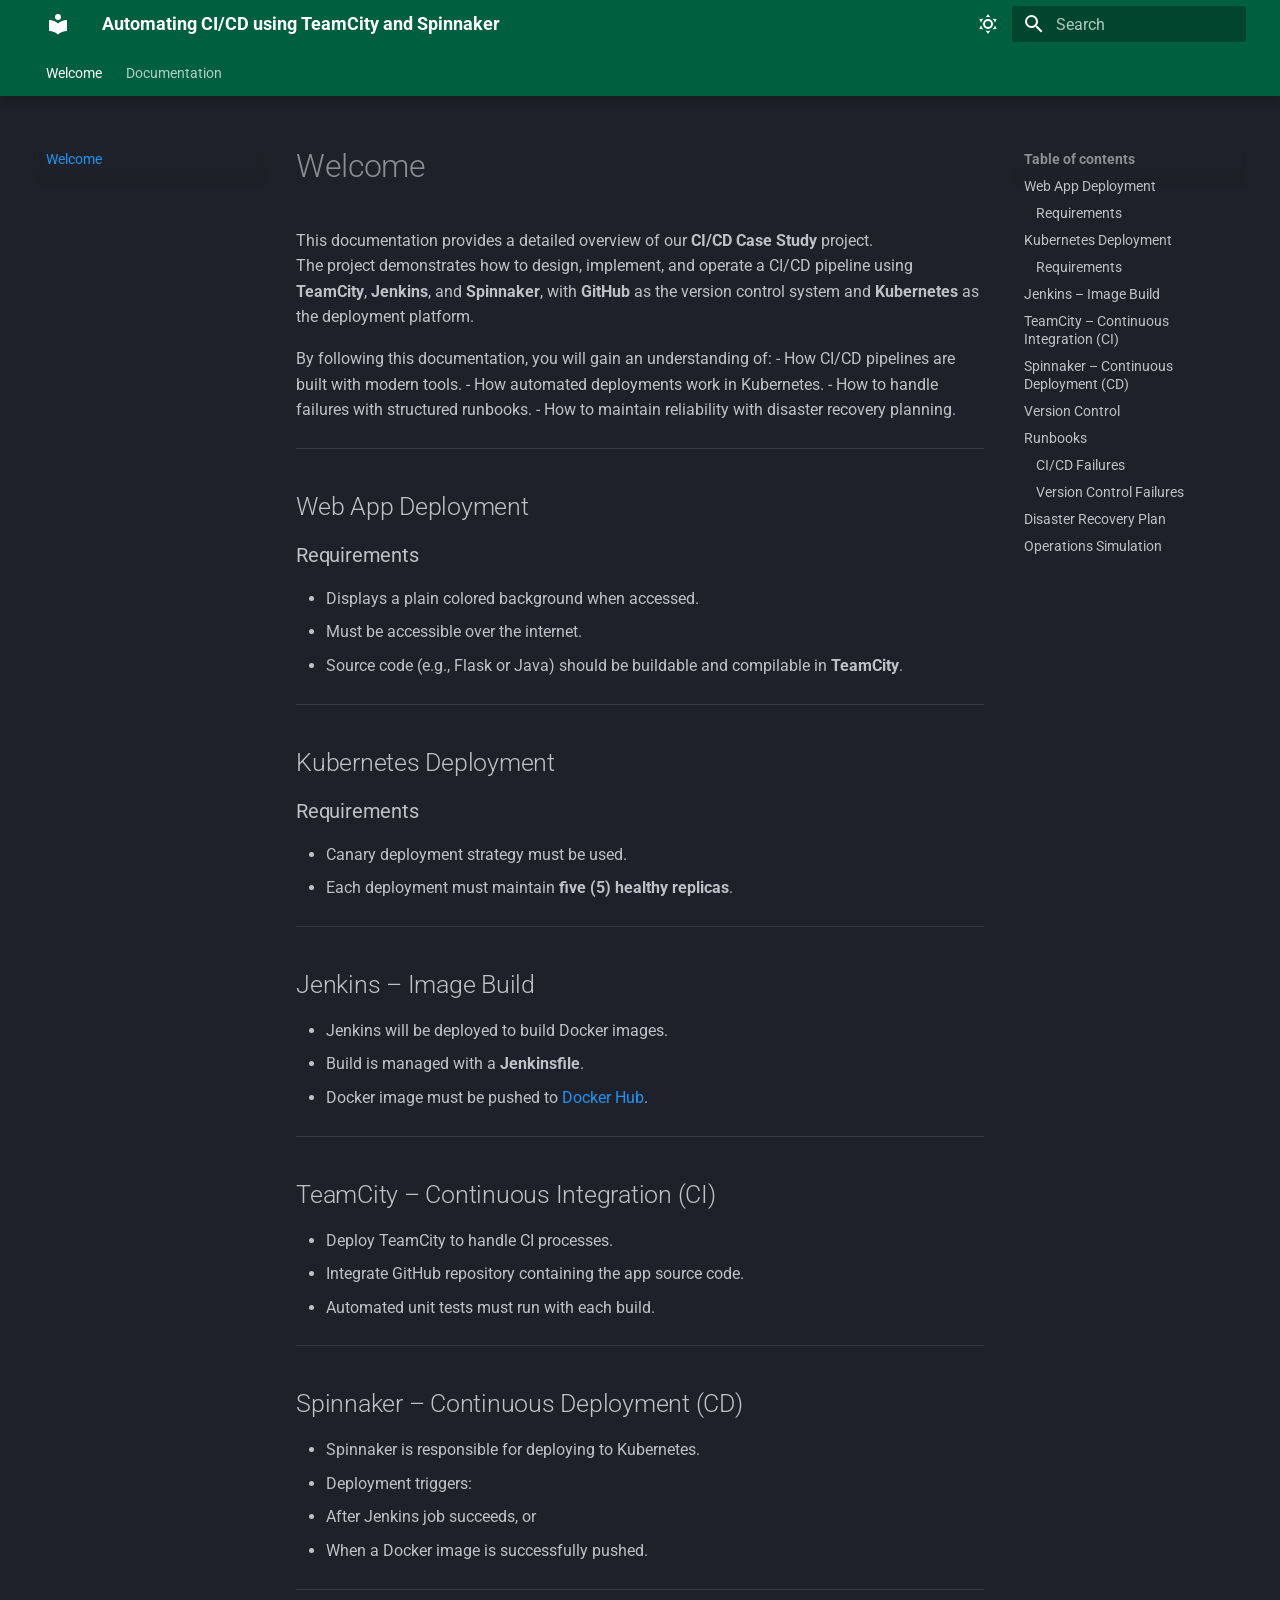
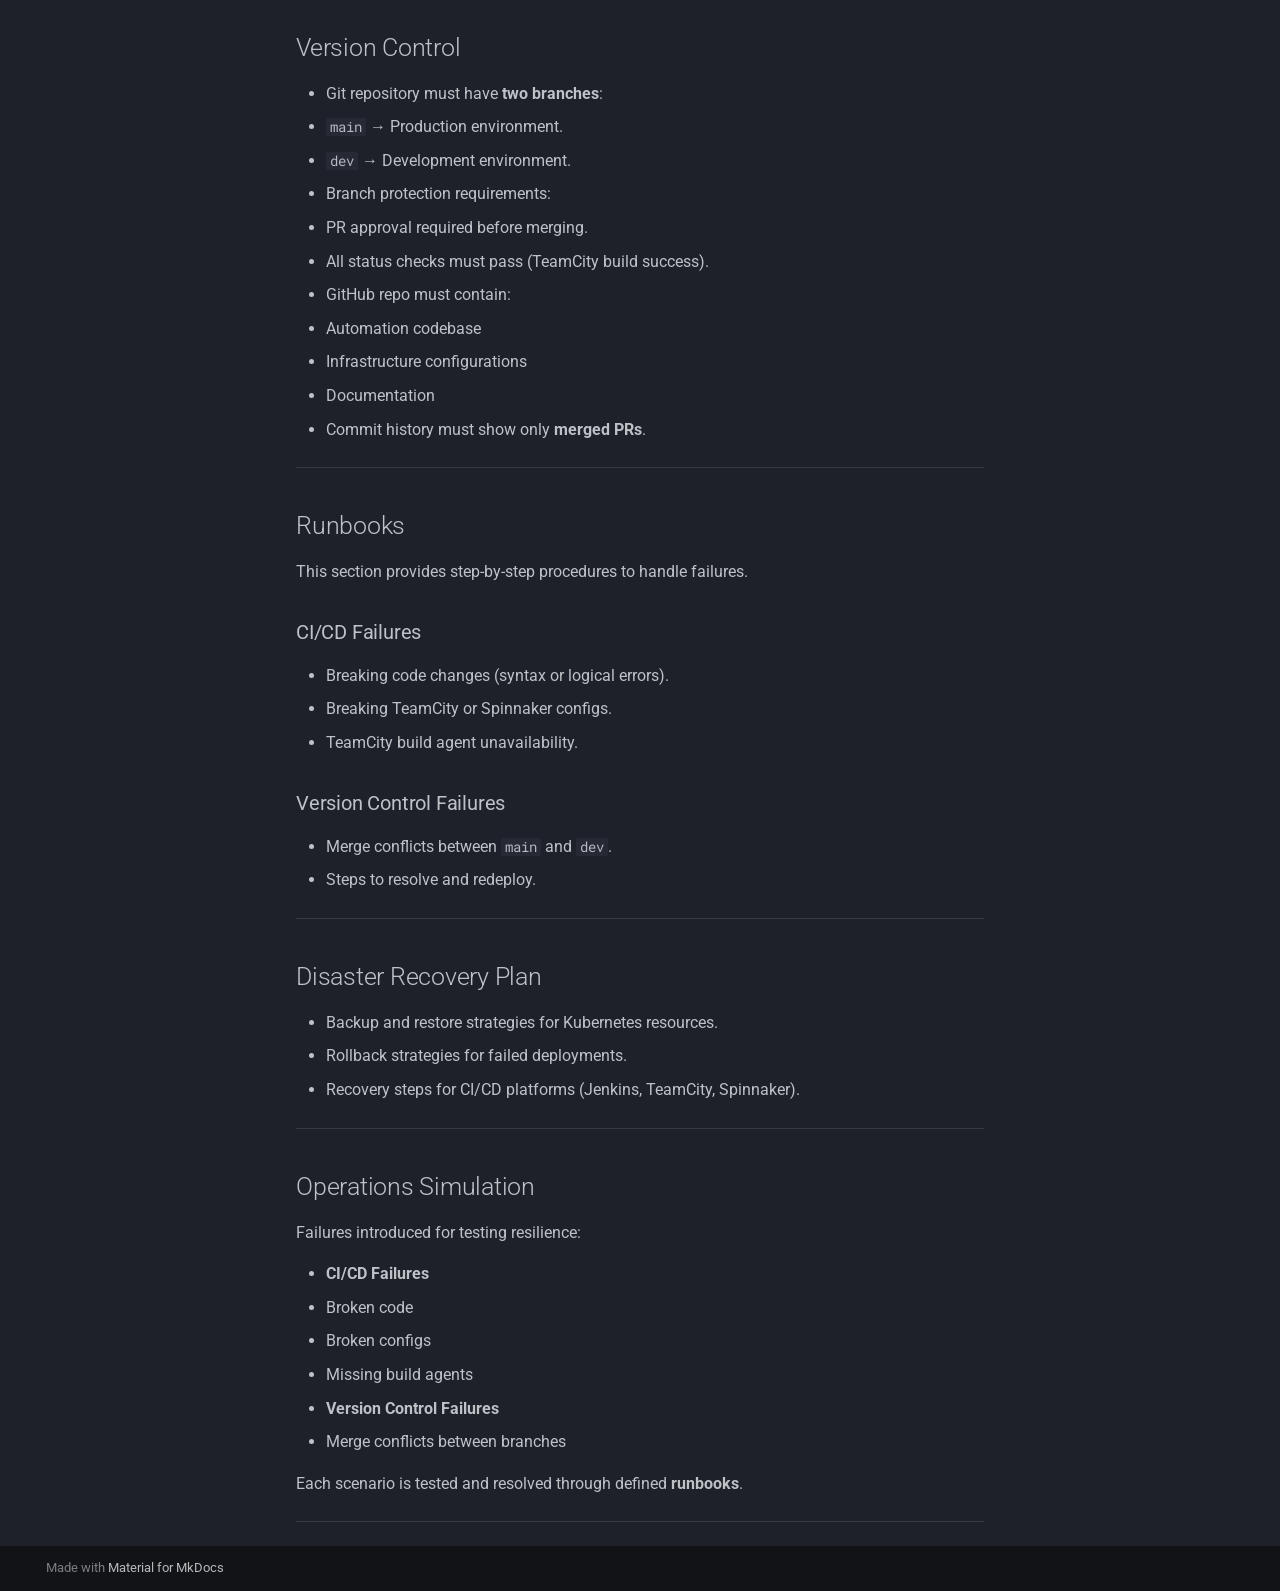
<file: index.html>
<!doctype html>
<html lang="en" class="no-js">
  <head>
    
      <meta charset="utf-8">
      <meta name="viewport" content="width=device-width,initial-scale=1">
      
      
      
        <link rel="canonical" href="https://mydomain.org/mysite/">
      
      
      
        <link rel="next" href="description/">
      
      
      <link rel="icon" href="assets/images/favicon.png">
      <meta name="generator" content="mkdocs-1.6.1, mkdocs-material-9.6.18">
    
    
      
        <title>Automating CI/CD using TeamCity and Spinnaker</title>
      
    
    
      <link rel="stylesheet" href="assets/stylesheets/main.7e37652d.min.css">
      
        
        <link rel="stylesheet" href="assets/stylesheets/palette.06af60db.min.css">
      
      


    
    
      
    
    
      
        
        
        <link rel="preconnect" href="https://fonts.gstatic.com" crossorigin>
        <link rel="stylesheet" href="https://fonts.googleapis.com/css?family=Roboto:300,300i,400,400i,700,700i%7CRoboto+Mono:400,400i,700,700i&display=fallback">
        <style>:root{--md-text-font:"Roboto";--md-code-font:"Roboto Mono"}</style>
      
    
    
      <link rel="stylesheet" href="css/extra.css">
    
    <script>__md_scope=new URL(".",location),__md_hash=e=>[...e].reduce(((e,_)=>(e<<5)-e+_.charCodeAt(0)),0),__md_get=(e,_=localStorage,t=__md_scope)=>JSON.parse(_.getItem(t.pathname+"."+e)),__md_set=(e,_,t=localStorage,a=__md_scope)=>{try{t.setItem(a.pathname+"."+e,JSON.stringify(_))}catch(e){}}</script>
    
      

    
    
    
  </head>
  
  
    
    
      
    
    
    
    
    <body dir="ltr" data-md-color-scheme="slate" data-md-color-primary="blue" data-md-color-accent="green">
  
    
    <input class="md-toggle" data-md-toggle="drawer" type="checkbox" id="__drawer" autocomplete="off">
    <input class="md-toggle" data-md-toggle="search" type="checkbox" id="__search" autocomplete="off">
    <label class="md-overlay" for="__drawer"></label>
    <div data-md-component="skip">
      
        
        <a href="#welcome" class="md-skip">
          Skip to content
        </a>
      
    </div>
    <div data-md-component="announce">
      
    </div>
    
    
      

  

<header class="md-header md-header--shadow md-header--lifted" data-md-component="header">
  <nav class="md-header__inner md-grid" aria-label="Header">
    <a href="." title="Automating CI/CD using TeamCity and Spinnaker" class="md-header__button md-logo" aria-label="Automating CI/CD using TeamCity and Spinnaker" data-md-component="logo">
      
  
  <svg xmlns="http://www.w3.org/2000/svg" viewBox="0 0 24 24"><path d="M12 8a3 3 0 0 0 3-3 3 3 0 0 0-3-3 3 3 0 0 0-3 3 3 3 0 0 0 3 3m0 3.54C9.64 9.35 6.5 8 3 8v11c3.5 0 6.64 1.35 9 3.54 2.36-2.19 5.5-3.54 9-3.54V8c-3.5 0-6.64 1.35-9 3.54"/></svg>

    </a>
    <label class="md-header__button md-icon" for="__drawer">
      
      <svg xmlns="http://www.w3.org/2000/svg" viewBox="0 0 24 24"><path d="M3 6h18v2H3zm0 5h18v2H3zm0 5h18v2H3z"/></svg>
    </label>
    <div class="md-header__title" data-md-component="header-title">
      <div class="md-header__ellipsis">
        <div class="md-header__topic">
          <span class="md-ellipsis">
            Automating CI/CD using TeamCity and Spinnaker
          </span>
        </div>
        <div class="md-header__topic" data-md-component="header-topic">
          <span class="md-ellipsis">
            
              Welcome
            
          </span>
        </div>
      </div>
    </div>
    
      
        <form class="md-header__option" data-md-component="palette">
  
    
    
    
    <input class="md-option" data-md-color-media="" data-md-color-scheme="slate" data-md-color-primary="blue" data-md-color-accent="green"  aria-label="Dark mode"  type="radio" name="__palette" id="__palette_0">
    
      <label class="md-header__button md-icon" title="Dark mode" for="__palette_1" hidden>
        <svg xmlns="http://www.w3.org/2000/svg" viewBox="0 0 24 24"><path d="M12 7a5 5 0 0 1 5 5 5 5 0 0 1-5 5 5 5 0 0 1-5-5 5 5 0 0 1 5-5m0 2a3 3 0 0 0-3 3 3 3 0 0 0 3 3 3 3 0 0 0 3-3 3 3 0 0 0-3-3m0-7 2.39 3.42C13.65 5.15 12.84 5 12 5s-1.65.15-2.39.42zM3.34 7l4.16-.35A7.2 7.2 0 0 0 5.94 8.5c-.44.74-.69 1.5-.83 2.29zm.02 10 1.76-3.77a7.131 7.131 0 0 0 2.38 4.14zM20.65 7l-1.77 3.79a7.02 7.02 0 0 0-2.38-4.15zm-.01 10-4.14.36c.59-.51 1.12-1.14 1.54-1.86.42-.73.69-1.5.83-2.29zM12 22l-2.41-3.44c.74.27 1.55.44 2.41.44.82 0 1.63-.17 2.37-.44z"/></svg>
      </label>
    
  
    
    
    
    <input class="md-option" data-md-color-media="" data-md-color-scheme="default" data-md-color-primary="blue" data-md-color-accent="green"  aria-label="Light mode"  type="radio" name="__palette" id="__palette_1">
    
      <label class="md-header__button md-icon" title="Light mode" for="__palette_0" hidden>
        <svg xmlns="http://www.w3.org/2000/svg" viewBox="0 0 24 24"><path d="m17.75 4.09-2.53 1.94.91 3.06-2.63-1.81-2.63 1.81.91-3.06-2.53-1.94L12.44 4l1.06-3 1.06 3zm3.5 6.91-1.64 1.25.59 1.98-1.7-1.17-1.7 1.17.59-1.98L15.75 11l2.06-.05L18.5 9l.69 1.95zm-2.28 4.95c.83-.08 1.72 1.1 1.19 1.85-.32.45-.66.87-1.08 1.27C15.17 23 8.84 23 4.94 19.07c-3.91-3.9-3.91-10.24 0-14.14.4-.4.82-.76 1.27-1.08.75-.53 1.93.36 1.85 1.19-.27 2.86.69 5.83 2.89 8.02a9.96 9.96 0 0 0 8.02 2.89m-1.64 2.02a12.08 12.08 0 0 1-7.8-3.47c-2.17-2.19-3.33-5-3.49-7.82-2.81 3.14-2.7 7.96.31 10.98 3.02 3.01 7.84 3.12 10.98.31"/></svg>
      </label>
    
  
</form>
      
    
    
      <script>var palette=__md_get("__palette");if(palette&&palette.color){if("(prefers-color-scheme)"===palette.color.media){var media=matchMedia("(prefers-color-scheme: light)"),input=document.querySelector(media.matches?"[data-md-color-media='(prefers-color-scheme: light)']":"[data-md-color-media='(prefers-color-scheme: dark)']");palette.color.media=input.getAttribute("data-md-color-media"),palette.color.scheme=input.getAttribute("data-md-color-scheme"),palette.color.primary=input.getAttribute("data-md-color-primary"),palette.color.accent=input.getAttribute("data-md-color-accent")}for(var[key,value]of Object.entries(palette.color))document.body.setAttribute("data-md-color-"+key,value)}</script>
    
    
    
      
      
        <label class="md-header__button md-icon" for="__search">
          
          <svg xmlns="http://www.w3.org/2000/svg" viewBox="0 0 24 24"><path d="M9.5 3A6.5 6.5 0 0 1 16 9.5c0 1.61-.59 3.09-1.56 4.23l.27.27h.79l5 5-1.5 1.5-5-5v-.79l-.27-.27A6.52 6.52 0 0 1 9.5 16 6.5 6.5 0 0 1 3 9.5 6.5 6.5 0 0 1 9.5 3m0 2C7 5 5 7 5 9.5S7 14 9.5 14 14 12 14 9.5 12 5 9.5 5"/></svg>
        </label>
        <div class="md-search" data-md-component="search" role="dialog">
  <label class="md-search__overlay" for="__search"></label>
  <div class="md-search__inner" role="search">
    <form class="md-search__form" name="search">
      <input type="text" class="md-search__input" name="query" aria-label="Search" placeholder="Search" autocapitalize="off" autocorrect="off" autocomplete="off" spellcheck="false" data-md-component="search-query" required>
      <label class="md-search__icon md-icon" for="__search">
        
        <svg xmlns="http://www.w3.org/2000/svg" viewBox="0 0 24 24"><path d="M9.5 3A6.5 6.5 0 0 1 16 9.5c0 1.61-.59 3.09-1.56 4.23l.27.27h.79l5 5-1.5 1.5-5-5v-.79l-.27-.27A6.52 6.52 0 0 1 9.5 16 6.5 6.5 0 0 1 3 9.5 6.5 6.5 0 0 1 9.5 3m0 2C7 5 5 7 5 9.5S7 14 9.5 14 14 12 14 9.5 12 5 9.5 5"/></svg>
        
        <svg xmlns="http://www.w3.org/2000/svg" viewBox="0 0 24 24"><path d="M20 11v2H8l5.5 5.5-1.42 1.42L4.16 12l7.92-7.92L13.5 5.5 8 11z"/></svg>
      </label>
      <nav class="md-search__options" aria-label="Search">
        
        <button type="reset" class="md-search__icon md-icon" title="Clear" aria-label="Clear" tabindex="-1">
          
          <svg xmlns="http://www.w3.org/2000/svg" viewBox="0 0 24 24"><path d="M19 6.41 17.59 5 12 10.59 6.41 5 5 6.41 10.59 12 5 17.59 6.41 19 12 13.41 17.59 19 19 17.59 13.41 12z"/></svg>
        </button>
      </nav>
      
    </form>
    <div class="md-search__output">
      <div class="md-search__scrollwrap" tabindex="0" data-md-scrollfix>
        <div class="md-search-result" data-md-component="search-result">
          <div class="md-search-result__meta">
            Initializing search
          </div>
          <ol class="md-search-result__list" role="presentation"></ol>
        </div>
      </div>
    </div>
  </div>
</div>
      
    
    
  </nav>
  
    
      
<nav class="md-tabs" aria-label="Tabs" data-md-component="tabs">
  <div class="md-grid">
    <ul class="md-tabs__list">
      
        
  
  
  
    
  
  
    <li class="md-tabs__item md-tabs__item--active">
      <a href="." class="md-tabs__link">
        
  
  
    
  
  Welcome

      </a>
    </li>
  

      
        
  
  
  
  
    
    
      <li class="md-tabs__item">
        <a href="description/" class="md-tabs__link">
          
  
  
  Documentation

        </a>
      </li>
    
  

      
    </ul>
  </div>
</nav>
    
  
</header>
    
    <div class="md-container" data-md-component="container">
      
      
        
      
      <main class="md-main" data-md-component="main">
        <div class="md-main__inner md-grid">
          
            
              
              <div class="md-sidebar md-sidebar--primary" data-md-component="sidebar" data-md-type="navigation" >
                <div class="md-sidebar__scrollwrap">
                  <div class="md-sidebar__inner">
                    


  


<nav class="md-nav md-nav--primary md-nav--lifted" aria-label="Navigation" data-md-level="0">
  <label class="md-nav__title" for="__drawer">
    <a href="." title="Automating CI/CD using TeamCity and Spinnaker" class="md-nav__button md-logo" aria-label="Automating CI/CD using TeamCity and Spinnaker" data-md-component="logo">
      
  
  <svg xmlns="http://www.w3.org/2000/svg" viewBox="0 0 24 24"><path d="M12 8a3 3 0 0 0 3-3 3 3 0 0 0-3-3 3 3 0 0 0-3 3 3 3 0 0 0 3 3m0 3.54C9.64 9.35 6.5 8 3 8v11c3.5 0 6.64 1.35 9 3.54 2.36-2.19 5.5-3.54 9-3.54V8c-3.5 0-6.64 1.35-9 3.54"/></svg>

    </a>
    Automating CI/CD using TeamCity and Spinnaker
  </label>
  
  <ul class="md-nav__list" data-md-scrollfix>
    
      
      
  
  
    
  
  
  
    <li class="md-nav__item md-nav__item--active">
      
      <input class="md-nav__toggle md-toggle" type="checkbox" id="__toc">
      
      
        
      
      
        <label class="md-nav__link md-nav__link--active" for="__toc">
          
  
  
  <span class="md-ellipsis">
    Welcome
    
  </span>
  

          <span class="md-nav__icon md-icon"></span>
        </label>
      
      <a href="." class="md-nav__link md-nav__link--active">
        
  
  
  <span class="md-ellipsis">
    Welcome
    
  </span>
  

      </a>
      
        

<nav class="md-nav md-nav--secondary" aria-label="Table of contents">
  
  
  
    
  
  
    <label class="md-nav__title" for="__toc">
      <span class="md-nav__icon md-icon"></span>
      Table of contents
    </label>
    <ul class="md-nav__list" data-md-component="toc" data-md-scrollfix>
      
        <li class="md-nav__item">
  <a href="#web-app-deployment" class="md-nav__link">
    <span class="md-ellipsis">
      Web App Deployment
    </span>
  </a>
  
    <nav class="md-nav" aria-label="Web App Deployment">
      <ul class="md-nav__list">
        
          <li class="md-nav__item">
  <a href="#requirements" class="md-nav__link">
    <span class="md-ellipsis">
      Requirements
    </span>
  </a>
  
</li>
        
      </ul>
    </nav>
  
</li>
      
        <li class="md-nav__item">
  <a href="#kubernetes-deployment" class="md-nav__link">
    <span class="md-ellipsis">
      Kubernetes Deployment
    </span>
  </a>
  
    <nav class="md-nav" aria-label="Kubernetes Deployment">
      <ul class="md-nav__list">
        
          <li class="md-nav__item">
  <a href="#requirements_1" class="md-nav__link">
    <span class="md-ellipsis">
      Requirements
    </span>
  </a>
  
</li>
        
      </ul>
    </nav>
  
</li>
      
        <li class="md-nav__item">
  <a href="#jenkins-image-build" class="md-nav__link">
    <span class="md-ellipsis">
      Jenkins – Image Build
    </span>
  </a>
  
</li>
      
        <li class="md-nav__item">
  <a href="#teamcity-continuous-integration-ci" class="md-nav__link">
    <span class="md-ellipsis">
      TeamCity – Continuous Integration (CI)
    </span>
  </a>
  
</li>
      
        <li class="md-nav__item">
  <a href="#spinnaker-continuous-deployment-cd" class="md-nav__link">
    <span class="md-ellipsis">
      Spinnaker – Continuous Deployment (CD)
    </span>
  </a>
  
</li>
      
        <li class="md-nav__item">
  <a href="#version-control" class="md-nav__link">
    <span class="md-ellipsis">
      Version Control
    </span>
  </a>
  
</li>
      
        <li class="md-nav__item">
  <a href="#runbooks" class="md-nav__link">
    <span class="md-ellipsis">
      Runbooks
    </span>
  </a>
  
    <nav class="md-nav" aria-label="Runbooks">
      <ul class="md-nav__list">
        
          <li class="md-nav__item">
  <a href="#cicd-failures" class="md-nav__link">
    <span class="md-ellipsis">
      CI/CD Failures
    </span>
  </a>
  
</li>
        
          <li class="md-nav__item">
  <a href="#version-control-failures" class="md-nav__link">
    <span class="md-ellipsis">
      Version Control Failures
    </span>
  </a>
  
</li>
        
      </ul>
    </nav>
  
</li>
      
        <li class="md-nav__item">
  <a href="#disaster-recovery-plan" class="md-nav__link">
    <span class="md-ellipsis">
      Disaster Recovery Plan
    </span>
  </a>
  
</li>
      
        <li class="md-nav__item">
  <a href="#operations-simulation" class="md-nav__link">
    <span class="md-ellipsis">
      Operations Simulation
    </span>
  </a>
  
</li>
      
    </ul>
  
</nav>
      
    </li>
  

    
      
      
  
  
  
  
    
    
    
    
      
      
    
    
    <li class="md-nav__item md-nav__item--nested">
      
        
        
          
        
        <input class="md-nav__toggle md-toggle md-toggle--indeterminate" type="checkbox" id="__nav_2" >
        
          
          <label class="md-nav__link" for="__nav_2" id="__nav_2_label" tabindex="0">
            
  
  
  <span class="md-ellipsis">
    Documentation
    
  </span>
  

            <span class="md-nav__icon md-icon"></span>
          </label>
        
        <nav class="md-nav" data-md-level="1" aria-labelledby="__nav_2_label" aria-expanded="false">
          <label class="md-nav__title" for="__nav_2">
            <span class="md-nav__icon md-icon"></span>
            Documentation
          </label>
          <ul class="md-nav__list" data-md-scrollfix>
            
              
                
  
  
  
  
    <li class="md-nav__item">
      <a href="description/" class="md-nav__link">
        
  
  
  <span class="md-ellipsis">
    📝 Description
    
  </span>
  

      </a>
    </li>
  

              
            
              
                
  
  
  
  
    <li class="md-nav__item">
      <a href="tools/" class="md-nav__link">
        
  
  
  <span class="md-ellipsis">
    🛠️ Tools
    
  </span>
  

      </a>
    </li>
  

              
            
              
                
  
  
  
  
    <li class="md-nav__item">
      <a href="workflow/" class="md-nav__link">
        
  
  
  <span class="md-ellipsis">
    🔄 Workflow
    
  </span>
  

      </a>
    </li>
  

              
            
              
                
  
  
  
  
    <li class="md-nav__item">
      <a href="features/" class="md-nav__link">
        
  
  
  <span class="md-ellipsis">
    ✨ Features
    
  </span>
  

      </a>
    </li>
  

              
            
              
                
  
  
  
  
    <li class="md-nav__item">
      <a href="runbook/" class="md-nav__link">
        
  
  
  <span class="md-ellipsis">
    📖 Runbook
    
  </span>
  

      </a>
    </li>
  

              
            
              
                
  
  
  
  
    <li class="md-nav__item">
      <a href="recovery/" class="md-nav__link">
        
  
  
  <span class="md-ellipsis">
    ❤️ Recovery
    
  </span>
  

      </a>
    </li>
  

              
            
          </ul>
        </nav>
      
    </li>
  

    
  </ul>
</nav>
                  </div>
                </div>
              </div>
            
            
              
              <div class="md-sidebar md-sidebar--secondary" data-md-component="sidebar" data-md-type="toc" >
                <div class="md-sidebar__scrollwrap">
                  <div class="md-sidebar__inner">
                    

<nav class="md-nav md-nav--secondary" aria-label="Table of contents">
  
  
  
    
  
  
    <label class="md-nav__title" for="__toc">
      <span class="md-nav__icon md-icon"></span>
      Table of contents
    </label>
    <ul class="md-nav__list" data-md-component="toc" data-md-scrollfix>
      
        <li class="md-nav__item">
  <a href="#web-app-deployment" class="md-nav__link">
    <span class="md-ellipsis">
      Web App Deployment
    </span>
  </a>
  
    <nav class="md-nav" aria-label="Web App Deployment">
      <ul class="md-nav__list">
        
          <li class="md-nav__item">
  <a href="#requirements" class="md-nav__link">
    <span class="md-ellipsis">
      Requirements
    </span>
  </a>
  
</li>
        
      </ul>
    </nav>
  
</li>
      
        <li class="md-nav__item">
  <a href="#kubernetes-deployment" class="md-nav__link">
    <span class="md-ellipsis">
      Kubernetes Deployment
    </span>
  </a>
  
    <nav class="md-nav" aria-label="Kubernetes Deployment">
      <ul class="md-nav__list">
        
          <li class="md-nav__item">
  <a href="#requirements_1" class="md-nav__link">
    <span class="md-ellipsis">
      Requirements
    </span>
  </a>
  
</li>
        
      </ul>
    </nav>
  
</li>
      
        <li class="md-nav__item">
  <a href="#jenkins-image-build" class="md-nav__link">
    <span class="md-ellipsis">
      Jenkins – Image Build
    </span>
  </a>
  
</li>
      
        <li class="md-nav__item">
  <a href="#teamcity-continuous-integration-ci" class="md-nav__link">
    <span class="md-ellipsis">
      TeamCity – Continuous Integration (CI)
    </span>
  </a>
  
</li>
      
        <li class="md-nav__item">
  <a href="#spinnaker-continuous-deployment-cd" class="md-nav__link">
    <span class="md-ellipsis">
      Spinnaker – Continuous Deployment (CD)
    </span>
  </a>
  
</li>
      
        <li class="md-nav__item">
  <a href="#version-control" class="md-nav__link">
    <span class="md-ellipsis">
      Version Control
    </span>
  </a>
  
</li>
      
        <li class="md-nav__item">
  <a href="#runbooks" class="md-nav__link">
    <span class="md-ellipsis">
      Runbooks
    </span>
  </a>
  
    <nav class="md-nav" aria-label="Runbooks">
      <ul class="md-nav__list">
        
          <li class="md-nav__item">
  <a href="#cicd-failures" class="md-nav__link">
    <span class="md-ellipsis">
      CI/CD Failures
    </span>
  </a>
  
</li>
        
          <li class="md-nav__item">
  <a href="#version-control-failures" class="md-nav__link">
    <span class="md-ellipsis">
      Version Control Failures
    </span>
  </a>
  
</li>
        
      </ul>
    </nav>
  
</li>
      
        <li class="md-nav__item">
  <a href="#disaster-recovery-plan" class="md-nav__link">
    <span class="md-ellipsis">
      Disaster Recovery Plan
    </span>
  </a>
  
</li>
      
        <li class="md-nav__item">
  <a href="#operations-simulation" class="md-nav__link">
    <span class="md-ellipsis">
      Operations Simulation
    </span>
  </a>
  
</li>
      
    </ul>
  
</nav>
                  </div>
                </div>
              </div>
            
          
          
            <div class="md-content" data-md-component="content">
              <article class="md-content__inner md-typeset">
                
                  



<h1 id="welcome">Welcome</h1>
<p>This documentation provides a detailed overview of our <strong>CI/CD Case Study</strong> project.<br />
The project demonstrates how to design, implement, and operate a CI/CD pipeline using <strong>TeamCity</strong>, <strong>Jenkins</strong>, and <strong>Spinnaker</strong>, with <strong>GitHub</strong> as the version control system and <strong>Kubernetes</strong> as the deployment platform.</p>
<p>By following this documentation, you will gain an understanding of:
- How CI/CD pipelines are built with modern tools.
- How automated deployments work in Kubernetes.
- How to handle failures with structured runbooks.
- How to maintain reliability with disaster recovery planning.</p>
<hr />
<h2 id="web-app-deployment">Web App Deployment</h2>
<h3 id="requirements">Requirements</h3>
<ul>
<li>Displays a plain colored background when accessed.</li>
<li>Must be accessible over the internet.</li>
<li>Source code (e.g., Flask or Java) should be buildable and compilable in <strong>TeamCity</strong>.</li>
</ul>
<hr />
<h2 id="kubernetes-deployment">Kubernetes Deployment</h2>
<h3 id="requirements_1">Requirements</h3>
<ul>
<li>Canary deployment strategy must be used.</li>
<li>Each deployment must maintain <strong>five (5) healthy replicas</strong>.</li>
</ul>
<hr />
<h2 id="jenkins-image-build">Jenkins – Image Build</h2>
<ul>
<li>Jenkins will be deployed to build Docker images.</li>
<li>Build is managed with a <strong>Jenkinsfile</strong>.</li>
<li>Docker image must be pushed to <a href="https://registry.hub.docker.com">Docker Hub</a>.</li>
</ul>
<hr />
<h2 id="teamcity-continuous-integration-ci">TeamCity – Continuous Integration (CI)</h2>
<ul>
<li>Deploy TeamCity to handle CI processes.</li>
<li>Integrate GitHub repository containing the app source code.</li>
<li>Automated unit tests must run with each build.</li>
</ul>
<hr />
<h2 id="spinnaker-continuous-deployment-cd">Spinnaker – Continuous Deployment (CD)</h2>
<ul>
<li>Spinnaker is responsible for deploying to Kubernetes.</li>
<li>Deployment triggers:</li>
<li>After Jenkins job succeeds, or</li>
<li>When a Docker image is successfully pushed.</li>
</ul>
<hr />
<h2 id="version-control">Version Control</h2>
<ul>
<li>Git repository must have <strong>two branches</strong>:</li>
<li><code>main</code> → Production environment.</li>
<li><code>dev</code> → Development environment.</li>
<li>Branch protection requirements:</li>
<li>PR approval required before merging.</li>
<li>All status checks must pass (TeamCity build success).</li>
<li>GitHub repo must contain:</li>
<li>Automation codebase</li>
<li>Infrastructure configurations</li>
<li>Documentation</li>
<li>Commit history must show only <strong>merged PRs</strong>.</li>
</ul>
<hr />
<h2 id="runbooks">Runbooks</h2>
<p>This section provides step-by-step procedures to handle failures.</p>
<h3 id="cicd-failures">CI/CD Failures</h3>
<ul>
<li>Breaking code changes (syntax or logical errors).</li>
<li>Breaking TeamCity or Spinnaker configs.</li>
<li>TeamCity build agent unavailability.</li>
</ul>
<h3 id="version-control-failures">Version Control Failures</h3>
<ul>
<li>Merge conflicts between <code>main</code> and <code>dev</code>.</li>
<li>Steps to resolve and redeploy.</li>
</ul>
<hr />
<h2 id="disaster-recovery-plan">Disaster Recovery Plan</h2>
<ul>
<li>Backup and restore strategies for Kubernetes resources.</li>
<li>Rollback strategies for failed deployments.</li>
<li>Recovery steps for CI/CD platforms (Jenkins, TeamCity, Spinnaker).</li>
</ul>
<hr />
<h2 id="operations-simulation">Operations Simulation</h2>
<p>Failures introduced for testing resilience:</p>
<ul>
<li><strong>CI/CD Failures</strong></li>
<li>Broken code</li>
<li>Broken configs</li>
<li>Missing build agents</li>
<li><strong>Version Control Failures</strong></li>
<li>Merge conflicts between branches</li>
</ul>
<p>Each scenario is tested and resolved through defined <strong>runbooks</strong>.</p>
<hr />












                
              </article>
            </div>
          
          
<script>var target=document.getElementById(location.hash.slice(1));target&&target.name&&(target.checked=target.name.startsWith("__tabbed_"))</script>
        </div>
        
          <button type="button" class="md-top md-icon" data-md-component="top" hidden>
  
  <svg xmlns="http://www.w3.org/2000/svg" viewBox="0 0 24 24"><path d="M13 20h-2V8l-5.5 5.5-1.42-1.42L12 4.16l7.92 7.92-1.42 1.42L13 8z"/></svg>
  Back to top
</button>
        
      </main>
      
        <footer class="md-footer">
  
  <div class="md-footer-meta md-typeset">
    <div class="md-footer-meta__inner md-grid">
      <div class="md-copyright">
  
  
    Made with
    <a href="https://squidfunk.github.io/mkdocs-material/" target="_blank" rel="noopener">
      Material for MkDocs
    </a>
  
</div>
      
    </div>
  </div>
</footer>
      
    </div>
    <div class="md-dialog" data-md-component="dialog">
      <div class="md-dialog__inner md-typeset"></div>
    </div>
    
      <div class="md-progress" data-md-component="progress" role="progressbar"></div>
    
    
    
      
      <script id="__config" type="application/json">{"base": ".", "features": ["navigation.instant", "navigation.tabs", "navigation.tabs.sticky", "navigation.instant.progress", "navigation.expand", "navigation.top"], "search": "assets/javascripts/workers/search.973d3a69.min.js", "tags": null, "translations": {"clipboard.copied": "Copied to clipboard", "clipboard.copy": "Copy to clipboard", "search.result.more.one": "1 more on this page", "search.result.more.other": "# more on this page", "search.result.none": "No matching documents", "search.result.one": "1 matching document", "search.result.other": "# matching documents", "search.result.placeholder": "Type to start searching", "search.result.term.missing": "Missing", "select.version": "Select version"}, "version": null}</script>
    
    
      <script src="assets/javascripts/bundle.92b07e13.min.js"></script>
      
    
  </body>
</html>
</file>
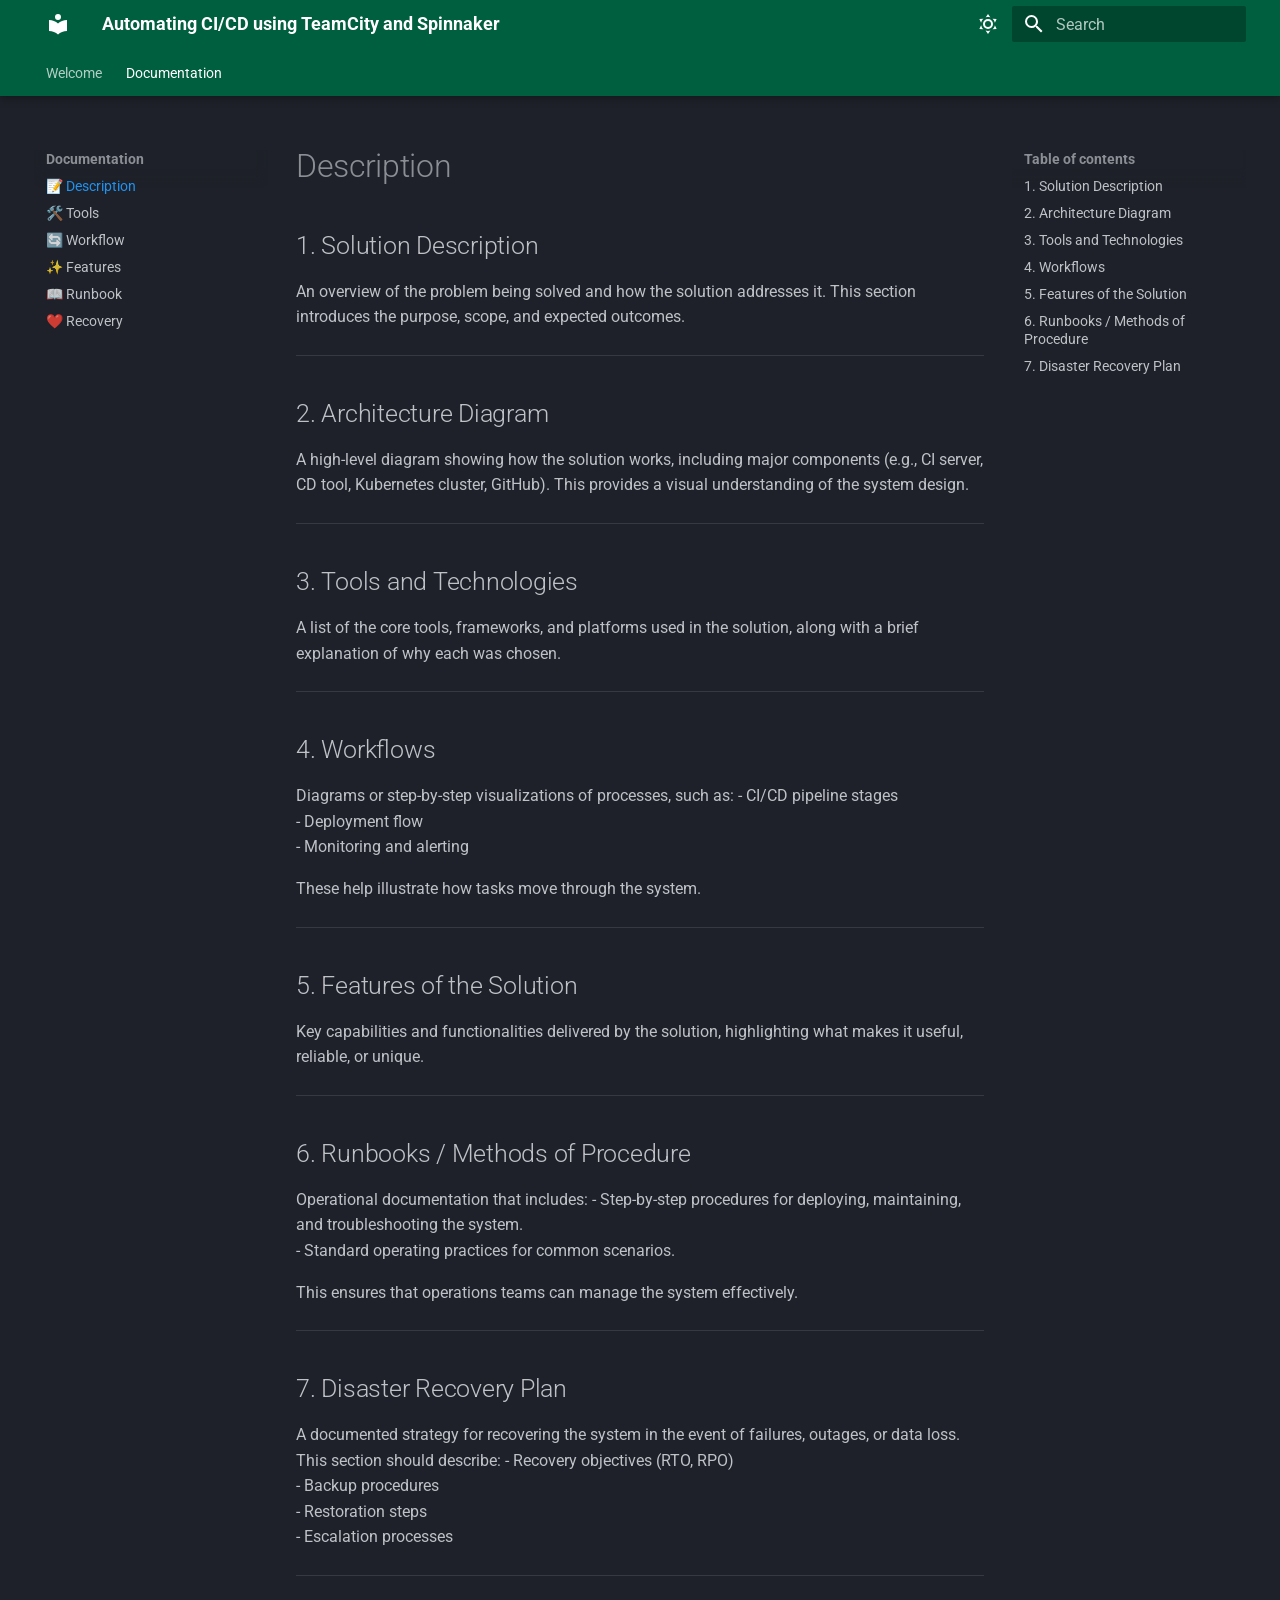
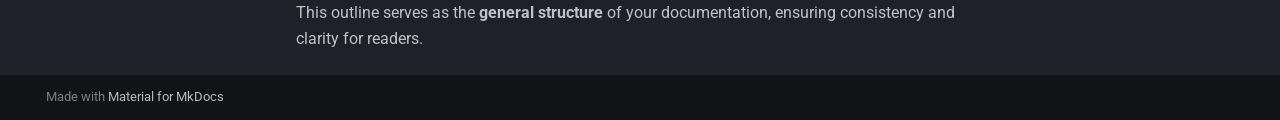
<file: description/index.html>
<!doctype html>
<html lang="en" class="no-js">
  <head>
    
      <meta charset="utf-8">
      <meta name="viewport" content="width=device-width,initial-scale=1">
      
      
      
        <link rel="canonical" href="https://mydomain.org/mysite/description/">
      
      
        <link rel="prev" href="..">
      
      
        <link rel="next" href="../tools/">
      
      
      <link rel="icon" href="../assets/images/favicon.png">
      <meta name="generator" content="mkdocs-1.6.1, mkdocs-material-9.6.18">
    
    
      
        <title>📝 Description - Automating CI/CD using TeamCity and Spinnaker</title>
      
    
    
      <link rel="stylesheet" href="../assets/stylesheets/main.7e37652d.min.css">
      
        
        <link rel="stylesheet" href="../assets/stylesheets/palette.06af60db.min.css">
      
      


    
    
      
    
    
      
        
        
        <link rel="preconnect" href="https://fonts.gstatic.com" crossorigin>
        <link rel="stylesheet" href="https://fonts.googleapis.com/css?family=Roboto:300,300i,400,400i,700,700i%7CRoboto+Mono:400,400i,700,700i&display=fallback">
        <style>:root{--md-text-font:"Roboto";--md-code-font:"Roboto Mono"}</style>
      
    
    
      <link rel="stylesheet" href="../css/extra.css">
    
    <script>__md_scope=new URL("..",location),__md_hash=e=>[...e].reduce(((e,_)=>(e<<5)-e+_.charCodeAt(0)),0),__md_get=(e,_=localStorage,t=__md_scope)=>JSON.parse(_.getItem(t.pathname+"."+e)),__md_set=(e,_,t=localStorage,a=__md_scope)=>{try{t.setItem(a.pathname+"."+e,JSON.stringify(_))}catch(e){}}</script>
    
      

    
    
    
  </head>
  
  
    
    
      
    
    
    
    
    <body dir="ltr" data-md-color-scheme="slate" data-md-color-primary="blue" data-md-color-accent="green">
  
    
    <input class="md-toggle" data-md-toggle="drawer" type="checkbox" id="__drawer" autocomplete="off">
    <input class="md-toggle" data-md-toggle="search" type="checkbox" id="__search" autocomplete="off">
    <label class="md-overlay" for="__drawer"></label>
    <div data-md-component="skip">
      
        
        <a href="#description" class="md-skip">
          Skip to content
        </a>
      
    </div>
    <div data-md-component="announce">
      
    </div>
    
    
      

  

<header class="md-header md-header--shadow md-header--lifted" data-md-component="header">
  <nav class="md-header__inner md-grid" aria-label="Header">
    <a href=".." title="Automating CI/CD using TeamCity and Spinnaker" class="md-header__button md-logo" aria-label="Automating CI/CD using TeamCity and Spinnaker" data-md-component="logo">
      
  
  <svg xmlns="http://www.w3.org/2000/svg" viewBox="0 0 24 24"><path d="M12 8a3 3 0 0 0 3-3 3 3 0 0 0-3-3 3 3 0 0 0-3 3 3 3 0 0 0 3 3m0 3.54C9.64 9.35 6.5 8 3 8v11c3.5 0 6.64 1.35 9 3.54 2.36-2.19 5.5-3.54 9-3.54V8c-3.5 0-6.64 1.35-9 3.54"/></svg>

    </a>
    <label class="md-header__button md-icon" for="__drawer">
      
      <svg xmlns="http://www.w3.org/2000/svg" viewBox="0 0 24 24"><path d="M3 6h18v2H3zm0 5h18v2H3zm0 5h18v2H3z"/></svg>
    </label>
    <div class="md-header__title" data-md-component="header-title">
      <div class="md-header__ellipsis">
        <div class="md-header__topic">
          <span class="md-ellipsis">
            Automating CI/CD using TeamCity and Spinnaker
          </span>
        </div>
        <div class="md-header__topic" data-md-component="header-topic">
          <span class="md-ellipsis">
            
              📝 Description
            
          </span>
        </div>
      </div>
    </div>
    
      
        <form class="md-header__option" data-md-component="palette">
  
    
    
    
    <input class="md-option" data-md-color-media="" data-md-color-scheme="slate" data-md-color-primary="blue" data-md-color-accent="green"  aria-label="Dark mode"  type="radio" name="__palette" id="__palette_0">
    
      <label class="md-header__button md-icon" title="Dark mode" for="__palette_1" hidden>
        <svg xmlns="http://www.w3.org/2000/svg" viewBox="0 0 24 24"><path d="M12 7a5 5 0 0 1 5 5 5 5 0 0 1-5 5 5 5 0 0 1-5-5 5 5 0 0 1 5-5m0 2a3 3 0 0 0-3 3 3 3 0 0 0 3 3 3 3 0 0 0 3-3 3 3 0 0 0-3-3m0-7 2.39 3.42C13.65 5.15 12.84 5 12 5s-1.65.15-2.39.42zM3.34 7l4.16-.35A7.2 7.2 0 0 0 5.94 8.5c-.44.74-.69 1.5-.83 2.29zm.02 10 1.76-3.77a7.131 7.131 0 0 0 2.38 4.14zM20.65 7l-1.77 3.79a7.02 7.02 0 0 0-2.38-4.15zm-.01 10-4.14.36c.59-.51 1.12-1.14 1.54-1.86.42-.73.69-1.5.83-2.29zM12 22l-2.41-3.44c.74.27 1.55.44 2.41.44.82 0 1.63-.17 2.37-.44z"/></svg>
      </label>
    
  
    
    
    
    <input class="md-option" data-md-color-media="" data-md-color-scheme="default" data-md-color-primary="blue" data-md-color-accent="green"  aria-label="Light mode"  type="radio" name="__palette" id="__palette_1">
    
      <label class="md-header__button md-icon" title="Light mode" for="__palette_0" hidden>
        <svg xmlns="http://www.w3.org/2000/svg" viewBox="0 0 24 24"><path d="m17.75 4.09-2.53 1.94.91 3.06-2.63-1.81-2.63 1.81.91-3.06-2.53-1.94L12.44 4l1.06-3 1.06 3zm3.5 6.91-1.64 1.25.59 1.98-1.7-1.17-1.7 1.17.59-1.98L15.75 11l2.06-.05L18.5 9l.69 1.95zm-2.28 4.95c.83-.08 1.72 1.1 1.19 1.85-.32.45-.66.87-1.08 1.27C15.17 23 8.84 23 4.94 19.07c-3.91-3.9-3.91-10.24 0-14.14.4-.4.82-.76 1.27-1.08.75-.53 1.93.36 1.85 1.19-.27 2.86.69 5.83 2.89 8.02a9.96 9.96 0 0 0 8.02 2.89m-1.64 2.02a12.08 12.08 0 0 1-7.8-3.47c-2.17-2.19-3.33-5-3.49-7.82-2.81 3.14-2.7 7.96.31 10.98 3.02 3.01 7.84 3.12 10.98.31"/></svg>
      </label>
    
  
</form>
      
    
    
      <script>var palette=__md_get("__palette");if(palette&&palette.color){if("(prefers-color-scheme)"===palette.color.media){var media=matchMedia("(prefers-color-scheme: light)"),input=document.querySelector(media.matches?"[data-md-color-media='(prefers-color-scheme: light)']":"[data-md-color-media='(prefers-color-scheme: dark)']");palette.color.media=input.getAttribute("data-md-color-media"),palette.color.scheme=input.getAttribute("data-md-color-scheme"),palette.color.primary=input.getAttribute("data-md-color-primary"),palette.color.accent=input.getAttribute("data-md-color-accent")}for(var[key,value]of Object.entries(palette.color))document.body.setAttribute("data-md-color-"+key,value)}</script>
    
    
    
      
      
        <label class="md-header__button md-icon" for="__search">
          
          <svg xmlns="http://www.w3.org/2000/svg" viewBox="0 0 24 24"><path d="M9.5 3A6.5 6.5 0 0 1 16 9.5c0 1.61-.59 3.09-1.56 4.23l.27.27h.79l5 5-1.5 1.5-5-5v-.79l-.27-.27A6.52 6.52 0 0 1 9.5 16 6.5 6.5 0 0 1 3 9.5 6.5 6.5 0 0 1 9.5 3m0 2C7 5 5 7 5 9.5S7 14 9.5 14 14 12 14 9.5 12 5 9.5 5"/></svg>
        </label>
        <div class="md-search" data-md-component="search" role="dialog">
  <label class="md-search__overlay" for="__search"></label>
  <div class="md-search__inner" role="search">
    <form class="md-search__form" name="search">
      <input type="text" class="md-search__input" name="query" aria-label="Search" placeholder="Search" autocapitalize="off" autocorrect="off" autocomplete="off" spellcheck="false" data-md-component="search-query" required>
      <label class="md-search__icon md-icon" for="__search">
        
        <svg xmlns="http://www.w3.org/2000/svg" viewBox="0 0 24 24"><path d="M9.5 3A6.5 6.5 0 0 1 16 9.5c0 1.61-.59 3.09-1.56 4.23l.27.27h.79l5 5-1.5 1.5-5-5v-.79l-.27-.27A6.52 6.52 0 0 1 9.5 16 6.5 6.5 0 0 1 3 9.5 6.5 6.5 0 0 1 9.5 3m0 2C7 5 5 7 5 9.5S7 14 9.5 14 14 12 14 9.5 12 5 9.5 5"/></svg>
        
        <svg xmlns="http://www.w3.org/2000/svg" viewBox="0 0 24 24"><path d="M20 11v2H8l5.5 5.5-1.42 1.42L4.16 12l7.92-7.92L13.5 5.5 8 11z"/></svg>
      </label>
      <nav class="md-search__options" aria-label="Search">
        
        <button type="reset" class="md-search__icon md-icon" title="Clear" aria-label="Clear" tabindex="-1">
          
          <svg xmlns="http://www.w3.org/2000/svg" viewBox="0 0 24 24"><path d="M19 6.41 17.59 5 12 10.59 6.41 5 5 6.41 10.59 12 5 17.59 6.41 19 12 13.41 17.59 19 19 17.59 13.41 12z"/></svg>
        </button>
      </nav>
      
    </form>
    <div class="md-search__output">
      <div class="md-search__scrollwrap" tabindex="0" data-md-scrollfix>
        <div class="md-search-result" data-md-component="search-result">
          <div class="md-search-result__meta">
            Initializing search
          </div>
          <ol class="md-search-result__list" role="presentation"></ol>
        </div>
      </div>
    </div>
  </div>
</div>
      
    
    
  </nav>
  
    
      
<nav class="md-tabs" aria-label="Tabs" data-md-component="tabs">
  <div class="md-grid">
    <ul class="md-tabs__list">
      
        
  
  
  
  
    <li class="md-tabs__item">
      <a href=".." class="md-tabs__link">
        
  
  
    
  
  Welcome

      </a>
    </li>
  

      
        
  
  
  
    
  
  
    
    
      <li class="md-tabs__item md-tabs__item--active">
        <a href="./" class="md-tabs__link">
          
  
  
  Documentation

        </a>
      </li>
    
  

      
    </ul>
  </div>
</nav>
    
  
</header>
    
    <div class="md-container" data-md-component="container">
      
      
        
      
      <main class="md-main" data-md-component="main">
        <div class="md-main__inner md-grid">
          
            
              
              <div class="md-sidebar md-sidebar--primary" data-md-component="sidebar" data-md-type="navigation" >
                <div class="md-sidebar__scrollwrap">
                  <div class="md-sidebar__inner">
                    


  


<nav class="md-nav md-nav--primary md-nav--lifted" aria-label="Navigation" data-md-level="0">
  <label class="md-nav__title" for="__drawer">
    <a href=".." title="Automating CI/CD using TeamCity and Spinnaker" class="md-nav__button md-logo" aria-label="Automating CI/CD using TeamCity and Spinnaker" data-md-component="logo">
      
  
  <svg xmlns="http://www.w3.org/2000/svg" viewBox="0 0 24 24"><path d="M12 8a3 3 0 0 0 3-3 3 3 0 0 0-3-3 3 3 0 0 0-3 3 3 3 0 0 0 3 3m0 3.54C9.64 9.35 6.5 8 3 8v11c3.5 0 6.64 1.35 9 3.54 2.36-2.19 5.5-3.54 9-3.54V8c-3.5 0-6.64 1.35-9 3.54"/></svg>

    </a>
    Automating CI/CD using TeamCity and Spinnaker
  </label>
  
  <ul class="md-nav__list" data-md-scrollfix>
    
      
      
  
  
  
  
    <li class="md-nav__item">
      <a href=".." class="md-nav__link">
        
  
  
  <span class="md-ellipsis">
    Welcome
    
  </span>
  

      </a>
    </li>
  

    
      
      
  
  
    
  
  
  
    
    
    
    
      
        
        
      
      
    
    
    <li class="md-nav__item md-nav__item--active md-nav__item--section md-nav__item--nested">
      
        
        
        <input class="md-nav__toggle md-toggle " type="checkbox" id="__nav_2" checked>
        
          
          <label class="md-nav__link" for="__nav_2" id="__nav_2_label" tabindex="">
            
  
  
  <span class="md-ellipsis">
    Documentation
    
  </span>
  

            <span class="md-nav__icon md-icon"></span>
          </label>
        
        <nav class="md-nav" data-md-level="1" aria-labelledby="__nav_2_label" aria-expanded="true">
          <label class="md-nav__title" for="__nav_2">
            <span class="md-nav__icon md-icon"></span>
            Documentation
          </label>
          <ul class="md-nav__list" data-md-scrollfix>
            
              
                
  
  
    
  
  
  
    <li class="md-nav__item md-nav__item--active">
      
      <input class="md-nav__toggle md-toggle" type="checkbox" id="__toc">
      
      
        
      
      
        <label class="md-nav__link md-nav__link--active" for="__toc">
          
  
  
  <span class="md-ellipsis">
    📝 Description
    
  </span>
  

          <span class="md-nav__icon md-icon"></span>
        </label>
      
      <a href="./" class="md-nav__link md-nav__link--active">
        
  
  
  <span class="md-ellipsis">
    📝 Description
    
  </span>
  

      </a>
      
        

<nav class="md-nav md-nav--secondary" aria-label="Table of contents">
  
  
  
    
  
  
    <label class="md-nav__title" for="__toc">
      <span class="md-nav__icon md-icon"></span>
      Table of contents
    </label>
    <ul class="md-nav__list" data-md-component="toc" data-md-scrollfix>
      
        <li class="md-nav__item">
  <a href="#1-solution-description" class="md-nav__link">
    <span class="md-ellipsis">
      1. Solution Description
    </span>
  </a>
  
</li>
      
        <li class="md-nav__item">
  <a href="#2-architecture-diagram" class="md-nav__link">
    <span class="md-ellipsis">
      2. Architecture Diagram
    </span>
  </a>
  
</li>
      
        <li class="md-nav__item">
  <a href="#3-tools-and-technologies" class="md-nav__link">
    <span class="md-ellipsis">
      3. Tools and Technologies
    </span>
  </a>
  
</li>
      
        <li class="md-nav__item">
  <a href="#4-workflows" class="md-nav__link">
    <span class="md-ellipsis">
      4. Workflows
    </span>
  </a>
  
</li>
      
        <li class="md-nav__item">
  <a href="#5-features-of-the-solution" class="md-nav__link">
    <span class="md-ellipsis">
      5. Features of the Solution
    </span>
  </a>
  
</li>
      
        <li class="md-nav__item">
  <a href="#6-runbooks-methods-of-procedure" class="md-nav__link">
    <span class="md-ellipsis">
      6. Runbooks / Methods of Procedure
    </span>
  </a>
  
</li>
      
        <li class="md-nav__item">
  <a href="#7-disaster-recovery-plan" class="md-nav__link">
    <span class="md-ellipsis">
      7. Disaster Recovery Plan
    </span>
  </a>
  
</li>
      
    </ul>
  
</nav>
      
    </li>
  

              
            
              
                
  
  
  
  
    <li class="md-nav__item">
      <a href="../tools/" class="md-nav__link">
        
  
  
  <span class="md-ellipsis">
    🛠️ Tools
    
  </span>
  

      </a>
    </li>
  

              
            
              
                
  
  
  
  
    <li class="md-nav__item">
      <a href="../workflow/" class="md-nav__link">
        
  
  
  <span class="md-ellipsis">
    🔄 Workflow
    
  </span>
  

      </a>
    </li>
  

              
            
              
                
  
  
  
  
    <li class="md-nav__item">
      <a href="../features/" class="md-nav__link">
        
  
  
  <span class="md-ellipsis">
    ✨ Features
    
  </span>
  

      </a>
    </li>
  

              
            
              
                
  
  
  
  
    <li class="md-nav__item">
      <a href="../runbook/" class="md-nav__link">
        
  
  
  <span class="md-ellipsis">
    📖 Runbook
    
  </span>
  

      </a>
    </li>
  

              
            
              
                
  
  
  
  
    <li class="md-nav__item">
      <a href="../recovery/" class="md-nav__link">
        
  
  
  <span class="md-ellipsis">
    ❤️ Recovery
    
  </span>
  

      </a>
    </li>
  

              
            
          </ul>
        </nav>
      
    </li>
  

    
  </ul>
</nav>
                  </div>
                </div>
              </div>
            
            
              
              <div class="md-sidebar md-sidebar--secondary" data-md-component="sidebar" data-md-type="toc" >
                <div class="md-sidebar__scrollwrap">
                  <div class="md-sidebar__inner">
                    

<nav class="md-nav md-nav--secondary" aria-label="Table of contents">
  
  
  
    
  
  
    <label class="md-nav__title" for="__toc">
      <span class="md-nav__icon md-icon"></span>
      Table of contents
    </label>
    <ul class="md-nav__list" data-md-component="toc" data-md-scrollfix>
      
        <li class="md-nav__item">
  <a href="#1-solution-description" class="md-nav__link">
    <span class="md-ellipsis">
      1. Solution Description
    </span>
  </a>
  
</li>
      
        <li class="md-nav__item">
  <a href="#2-architecture-diagram" class="md-nav__link">
    <span class="md-ellipsis">
      2. Architecture Diagram
    </span>
  </a>
  
</li>
      
        <li class="md-nav__item">
  <a href="#3-tools-and-technologies" class="md-nav__link">
    <span class="md-ellipsis">
      3. Tools and Technologies
    </span>
  </a>
  
</li>
      
        <li class="md-nav__item">
  <a href="#4-workflows" class="md-nav__link">
    <span class="md-ellipsis">
      4. Workflows
    </span>
  </a>
  
</li>
      
        <li class="md-nav__item">
  <a href="#5-features-of-the-solution" class="md-nav__link">
    <span class="md-ellipsis">
      5. Features of the Solution
    </span>
  </a>
  
</li>
      
        <li class="md-nav__item">
  <a href="#6-runbooks-methods-of-procedure" class="md-nav__link">
    <span class="md-ellipsis">
      6. Runbooks / Methods of Procedure
    </span>
  </a>
  
</li>
      
        <li class="md-nav__item">
  <a href="#7-disaster-recovery-plan" class="md-nav__link">
    <span class="md-ellipsis">
      7. Disaster Recovery Plan
    </span>
  </a>
  
</li>
      
    </ul>
  
</nav>
                  </div>
                </div>
              </div>
            
          
          
            <div class="md-content" data-md-component="content">
              <article class="md-content__inner md-typeset">
                
                  



<h1 id="description">Description</h1>
<h2 id="1-solution-description">1. Solution Description</h2>
<p>An overview of the problem being solved and how the solution addresses it. This section introduces the purpose, scope, and expected outcomes.</p>
<hr />
<h2 id="2-architecture-diagram">2. Architecture Diagram</h2>
<p>A high-level diagram showing how the solution works, including major components (e.g., CI server, CD tool, Kubernetes cluster, GitHub). This provides a visual understanding of the system design.</p>
<hr />
<h2 id="3-tools-and-technologies">3. Tools and Technologies</h2>
<p>A list of the core tools, frameworks, and platforms used in the solution, along with a brief explanation of why each was chosen.</p>
<hr />
<h2 id="4-workflows">4. Workflows</h2>
<p>Diagrams or step-by-step visualizations of processes, such as:
- CI/CD pipeline stages<br />
- Deployment flow<br />
- Monitoring and alerting  </p>
<p>These help illustrate how tasks move through the system.</p>
<hr />
<h2 id="5-features-of-the-solution">5. Features of the Solution</h2>
<p>Key capabilities and functionalities delivered by the solution, highlighting what makes it useful, reliable, or unique.</p>
<hr />
<h2 id="6-runbooks-methods-of-procedure">6. Runbooks / Methods of Procedure</h2>
<p>Operational documentation that includes:
- Step-by-step procedures for deploying, maintaining, and troubleshooting the system.<br />
- Standard operating practices for common scenarios.  </p>
<p>This ensures that operations teams can manage the system effectively.</p>
<hr />
<h2 id="7-disaster-recovery-plan">7. Disaster Recovery Plan</h2>
<p>A documented strategy for recovering the system in the event of failures, outages, or data loss. This section should describe:
- Recovery objectives (RTO, RPO)<br />
- Backup procedures<br />
- Restoration steps<br />
- Escalation processes  </p>
<hr />
<p>This outline serves as the <strong>general structure</strong> of your documentation, ensuring consistency and clarity for readers.</p>












                
              </article>
            </div>
          
          
<script>var target=document.getElementById(location.hash.slice(1));target&&target.name&&(target.checked=target.name.startsWith("__tabbed_"))</script>
        </div>
        
          <button type="button" class="md-top md-icon" data-md-component="top" hidden>
  
  <svg xmlns="http://www.w3.org/2000/svg" viewBox="0 0 24 24"><path d="M13 20h-2V8l-5.5 5.5-1.42-1.42L12 4.16l7.92 7.92-1.42 1.42L13 8z"/></svg>
  Back to top
</button>
        
      </main>
      
        <footer class="md-footer">
  
  <div class="md-footer-meta md-typeset">
    <div class="md-footer-meta__inner md-grid">
      <div class="md-copyright">
  
  
    Made with
    <a href="https://squidfunk.github.io/mkdocs-material/" target="_blank" rel="noopener">
      Material for MkDocs
    </a>
  
</div>
      
    </div>
  </div>
</footer>
      
    </div>
    <div class="md-dialog" data-md-component="dialog">
      <div class="md-dialog__inner md-typeset"></div>
    </div>
    
      <div class="md-progress" data-md-component="progress" role="progressbar"></div>
    
    
    
      
      <script id="__config" type="application/json">{"base": "..", "features": ["navigation.instant", "navigation.tabs", "navigation.tabs.sticky", "navigation.instant.progress", "navigation.expand", "navigation.top"], "search": "../assets/javascripts/workers/search.973d3a69.min.js", "tags": null, "translations": {"clipboard.copied": "Copied to clipboard", "clipboard.copy": "Copy to clipboard", "search.result.more.one": "1 more on this page", "search.result.more.other": "# more on this page", "search.result.none": "No matching documents", "search.result.one": "1 matching document", "search.result.other": "# matching documents", "search.result.placeholder": "Type to start searching", "search.result.term.missing": "Missing", "select.version": "Select version"}, "version": null}</script>
    
    
      <script src="../assets/javascripts/bundle.92b07e13.min.js"></script>
      
    
  </body>
</html>
</file>
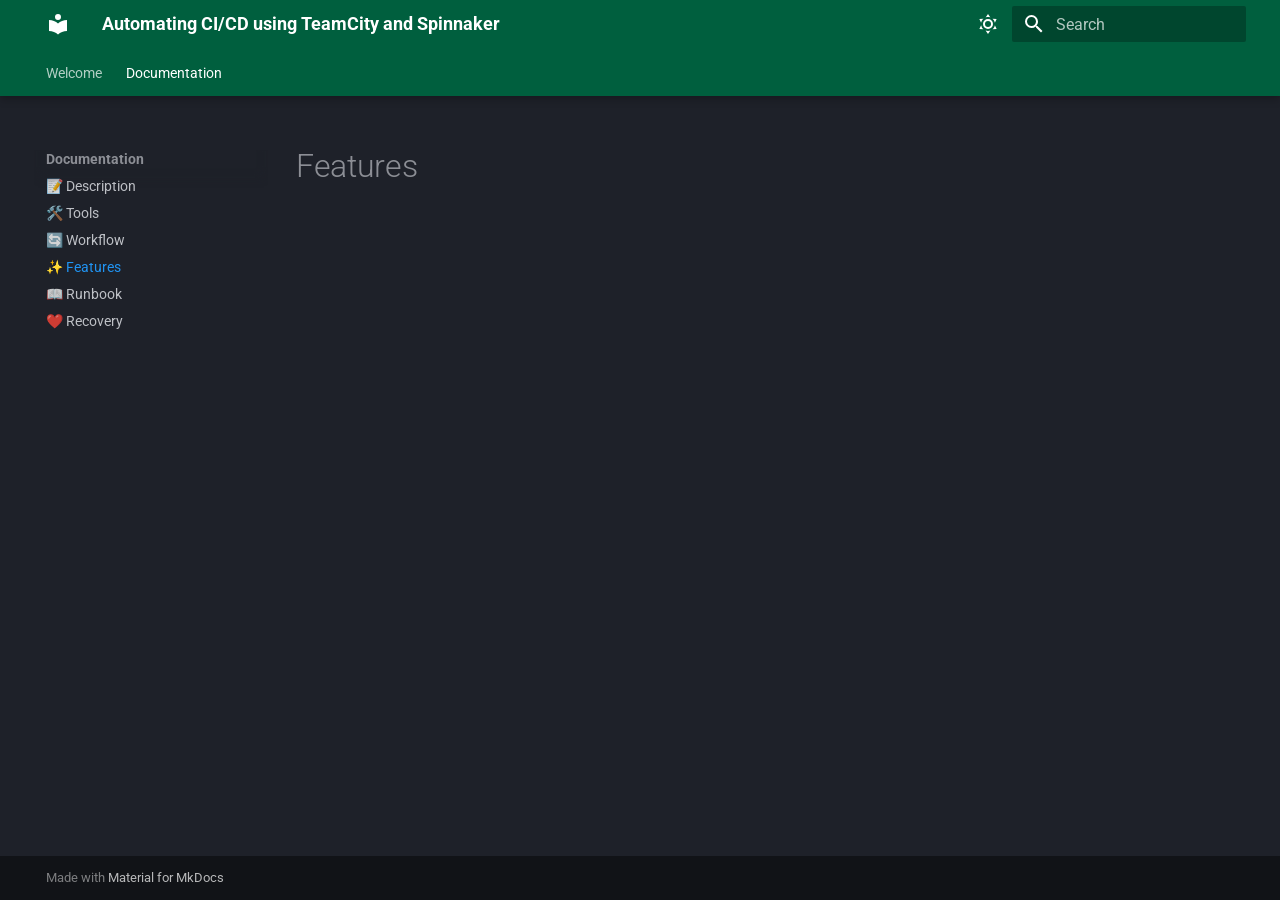
<file: features/index.html>
<!doctype html>
<html lang="en" class="no-js">
  <head>
    
      <meta charset="utf-8">
      <meta name="viewport" content="width=device-width,initial-scale=1">
      
      
      
        <link rel="canonical" href="https://mydomain.org/mysite/features/">
      
      
        <link rel="prev" href="../workflow/">
      
      
        <link rel="next" href="../runbook/">
      
      
      <link rel="icon" href="../assets/images/favicon.png">
      <meta name="generator" content="mkdocs-1.6.1, mkdocs-material-9.6.18">
    
    
      
        <title>✨ Features - Automating CI/CD using TeamCity and Spinnaker</title>
      
    
    
      <link rel="stylesheet" href="../assets/stylesheets/main.7e37652d.min.css">
      
        
        <link rel="stylesheet" href="../assets/stylesheets/palette.06af60db.min.css">
      
      


    
    
      
    
    
      
        
        
        <link rel="preconnect" href="https://fonts.gstatic.com" crossorigin>
        <link rel="stylesheet" href="https://fonts.googleapis.com/css?family=Roboto:300,300i,400,400i,700,700i%7CRoboto+Mono:400,400i,700,700i&display=fallback">
        <style>:root{--md-text-font:"Roboto";--md-code-font:"Roboto Mono"}</style>
      
    
    
      <link rel="stylesheet" href="../css/extra.css">
    
    <script>__md_scope=new URL("..",location),__md_hash=e=>[...e].reduce(((e,_)=>(e<<5)-e+_.charCodeAt(0)),0),__md_get=(e,_=localStorage,t=__md_scope)=>JSON.parse(_.getItem(t.pathname+"."+e)),__md_set=(e,_,t=localStorage,a=__md_scope)=>{try{t.setItem(a.pathname+"."+e,JSON.stringify(_))}catch(e){}}</script>
    
      

    
    
    
  </head>
  
  
    
    
      
    
    
    
    
    <body dir="ltr" data-md-color-scheme="slate" data-md-color-primary="blue" data-md-color-accent="green">
  
    
    <input class="md-toggle" data-md-toggle="drawer" type="checkbox" id="__drawer" autocomplete="off">
    <input class="md-toggle" data-md-toggle="search" type="checkbox" id="__search" autocomplete="off">
    <label class="md-overlay" for="__drawer"></label>
    <div data-md-component="skip">
      
        
        <a href="#features" class="md-skip">
          Skip to content
        </a>
      
    </div>
    <div data-md-component="announce">
      
    </div>
    
    
      

  

<header class="md-header md-header--shadow md-header--lifted" data-md-component="header">
  <nav class="md-header__inner md-grid" aria-label="Header">
    <a href=".." title="Automating CI/CD using TeamCity and Spinnaker" class="md-header__button md-logo" aria-label="Automating CI/CD using TeamCity and Spinnaker" data-md-component="logo">
      
  
  <svg xmlns="http://www.w3.org/2000/svg" viewBox="0 0 24 24"><path d="M12 8a3 3 0 0 0 3-3 3 3 0 0 0-3-3 3 3 0 0 0-3 3 3 3 0 0 0 3 3m0 3.54C9.64 9.35 6.5 8 3 8v11c3.5 0 6.64 1.35 9 3.54 2.36-2.19 5.5-3.54 9-3.54V8c-3.5 0-6.64 1.35-9 3.54"/></svg>

    </a>
    <label class="md-header__button md-icon" for="__drawer">
      
      <svg xmlns="http://www.w3.org/2000/svg" viewBox="0 0 24 24"><path d="M3 6h18v2H3zm0 5h18v2H3zm0 5h18v2H3z"/></svg>
    </label>
    <div class="md-header__title" data-md-component="header-title">
      <div class="md-header__ellipsis">
        <div class="md-header__topic">
          <span class="md-ellipsis">
            Automating CI/CD using TeamCity and Spinnaker
          </span>
        </div>
        <div class="md-header__topic" data-md-component="header-topic">
          <span class="md-ellipsis">
            
              ✨ Features
            
          </span>
        </div>
      </div>
    </div>
    
      
        <form class="md-header__option" data-md-component="palette">
  
    
    
    
    <input class="md-option" data-md-color-media="" data-md-color-scheme="slate" data-md-color-primary="blue" data-md-color-accent="green"  aria-label="Dark mode"  type="radio" name="__palette" id="__palette_0">
    
      <label class="md-header__button md-icon" title="Dark mode" for="__palette_1" hidden>
        <svg xmlns="http://www.w3.org/2000/svg" viewBox="0 0 24 24"><path d="M12 7a5 5 0 0 1 5 5 5 5 0 0 1-5 5 5 5 0 0 1-5-5 5 5 0 0 1 5-5m0 2a3 3 0 0 0-3 3 3 3 0 0 0 3 3 3 3 0 0 0 3-3 3 3 0 0 0-3-3m0-7 2.39 3.42C13.65 5.15 12.84 5 12 5s-1.65.15-2.39.42zM3.34 7l4.16-.35A7.2 7.2 0 0 0 5.94 8.5c-.44.74-.69 1.5-.83 2.29zm.02 10 1.76-3.77a7.131 7.131 0 0 0 2.38 4.14zM20.65 7l-1.77 3.79a7.02 7.02 0 0 0-2.38-4.15zm-.01 10-4.14.36c.59-.51 1.12-1.14 1.54-1.86.42-.73.69-1.5.83-2.29zM12 22l-2.41-3.44c.74.27 1.55.44 2.41.44.82 0 1.63-.17 2.37-.44z"/></svg>
      </label>
    
  
    
    
    
    <input class="md-option" data-md-color-media="" data-md-color-scheme="default" data-md-color-primary="blue" data-md-color-accent="green"  aria-label="Light mode"  type="radio" name="__palette" id="__palette_1">
    
      <label class="md-header__button md-icon" title="Light mode" for="__palette_0" hidden>
        <svg xmlns="http://www.w3.org/2000/svg" viewBox="0 0 24 24"><path d="m17.75 4.09-2.53 1.94.91 3.06-2.63-1.81-2.63 1.81.91-3.06-2.53-1.94L12.44 4l1.06-3 1.06 3zm3.5 6.91-1.64 1.25.59 1.98-1.7-1.17-1.7 1.17.59-1.98L15.75 11l2.06-.05L18.5 9l.69 1.95zm-2.28 4.95c.83-.08 1.72 1.1 1.19 1.85-.32.45-.66.87-1.08 1.27C15.17 23 8.84 23 4.94 19.07c-3.91-3.9-3.91-10.24 0-14.14.4-.4.82-.76 1.27-1.08.75-.53 1.93.36 1.85 1.19-.27 2.86.69 5.83 2.89 8.02a9.96 9.96 0 0 0 8.02 2.89m-1.64 2.02a12.08 12.08 0 0 1-7.8-3.47c-2.17-2.19-3.33-5-3.49-7.82-2.81 3.14-2.7 7.96.31 10.98 3.02 3.01 7.84 3.12 10.98.31"/></svg>
      </label>
    
  
</form>
      
    
    
      <script>var palette=__md_get("__palette");if(palette&&palette.color){if("(prefers-color-scheme)"===palette.color.media){var media=matchMedia("(prefers-color-scheme: light)"),input=document.querySelector(media.matches?"[data-md-color-media='(prefers-color-scheme: light)']":"[data-md-color-media='(prefers-color-scheme: dark)']");palette.color.media=input.getAttribute("data-md-color-media"),palette.color.scheme=input.getAttribute("data-md-color-scheme"),palette.color.primary=input.getAttribute("data-md-color-primary"),palette.color.accent=input.getAttribute("data-md-color-accent")}for(var[key,value]of Object.entries(palette.color))document.body.setAttribute("data-md-color-"+key,value)}</script>
    
    
    
      
      
        <label class="md-header__button md-icon" for="__search">
          
          <svg xmlns="http://www.w3.org/2000/svg" viewBox="0 0 24 24"><path d="M9.5 3A6.5 6.5 0 0 1 16 9.5c0 1.61-.59 3.09-1.56 4.23l.27.27h.79l5 5-1.5 1.5-5-5v-.79l-.27-.27A6.52 6.52 0 0 1 9.5 16 6.5 6.5 0 0 1 3 9.5 6.5 6.5 0 0 1 9.5 3m0 2C7 5 5 7 5 9.5S7 14 9.5 14 14 12 14 9.5 12 5 9.5 5"/></svg>
        </label>
        <div class="md-search" data-md-component="search" role="dialog">
  <label class="md-search__overlay" for="__search"></label>
  <div class="md-search__inner" role="search">
    <form class="md-search__form" name="search">
      <input type="text" class="md-search__input" name="query" aria-label="Search" placeholder="Search" autocapitalize="off" autocorrect="off" autocomplete="off" spellcheck="false" data-md-component="search-query" required>
      <label class="md-search__icon md-icon" for="__search">
        
        <svg xmlns="http://www.w3.org/2000/svg" viewBox="0 0 24 24"><path d="M9.5 3A6.5 6.5 0 0 1 16 9.5c0 1.61-.59 3.09-1.56 4.23l.27.27h.79l5 5-1.5 1.5-5-5v-.79l-.27-.27A6.52 6.52 0 0 1 9.5 16 6.5 6.5 0 0 1 3 9.5 6.5 6.5 0 0 1 9.5 3m0 2C7 5 5 7 5 9.5S7 14 9.5 14 14 12 14 9.5 12 5 9.5 5"/></svg>
        
        <svg xmlns="http://www.w3.org/2000/svg" viewBox="0 0 24 24"><path d="M20 11v2H8l5.5 5.5-1.42 1.42L4.16 12l7.92-7.92L13.5 5.5 8 11z"/></svg>
      </label>
      <nav class="md-search__options" aria-label="Search">
        
        <button type="reset" class="md-search__icon md-icon" title="Clear" aria-label="Clear" tabindex="-1">
          
          <svg xmlns="http://www.w3.org/2000/svg" viewBox="0 0 24 24"><path d="M19 6.41 17.59 5 12 10.59 6.41 5 5 6.41 10.59 12 5 17.59 6.41 19 12 13.41 17.59 19 19 17.59 13.41 12z"/></svg>
        </button>
      </nav>
      
    </form>
    <div class="md-search__output">
      <div class="md-search__scrollwrap" tabindex="0" data-md-scrollfix>
        <div class="md-search-result" data-md-component="search-result">
          <div class="md-search-result__meta">
            Initializing search
          </div>
          <ol class="md-search-result__list" role="presentation"></ol>
        </div>
      </div>
    </div>
  </div>
</div>
      
    
    
  </nav>
  
    
      
<nav class="md-tabs" aria-label="Tabs" data-md-component="tabs">
  <div class="md-grid">
    <ul class="md-tabs__list">
      
        
  
  
  
  
    <li class="md-tabs__item">
      <a href=".." class="md-tabs__link">
        
  
  
    
  
  Welcome

      </a>
    </li>
  

      
        
  
  
  
    
  
  
    
    
      <li class="md-tabs__item md-tabs__item--active">
        <a href="../description/" class="md-tabs__link">
          
  
  
  Documentation

        </a>
      </li>
    
  

      
    </ul>
  </div>
</nav>
    
  
</header>
    
    <div class="md-container" data-md-component="container">
      
      
        
      
      <main class="md-main" data-md-component="main">
        <div class="md-main__inner md-grid">
          
            
              
              <div class="md-sidebar md-sidebar--primary" data-md-component="sidebar" data-md-type="navigation" >
                <div class="md-sidebar__scrollwrap">
                  <div class="md-sidebar__inner">
                    


  


<nav class="md-nav md-nav--primary md-nav--lifted" aria-label="Navigation" data-md-level="0">
  <label class="md-nav__title" for="__drawer">
    <a href=".." title="Automating CI/CD using TeamCity and Spinnaker" class="md-nav__button md-logo" aria-label="Automating CI/CD using TeamCity and Spinnaker" data-md-component="logo">
      
  
  <svg xmlns="http://www.w3.org/2000/svg" viewBox="0 0 24 24"><path d="M12 8a3 3 0 0 0 3-3 3 3 0 0 0-3-3 3 3 0 0 0-3 3 3 3 0 0 0 3 3m0 3.54C9.64 9.35 6.5 8 3 8v11c3.5 0 6.64 1.35 9 3.54 2.36-2.19 5.5-3.54 9-3.54V8c-3.5 0-6.64 1.35-9 3.54"/></svg>

    </a>
    Automating CI/CD using TeamCity and Spinnaker
  </label>
  
  <ul class="md-nav__list" data-md-scrollfix>
    
      
      
  
  
  
  
    <li class="md-nav__item">
      <a href=".." class="md-nav__link">
        
  
  
  <span class="md-ellipsis">
    Welcome
    
  </span>
  

      </a>
    </li>
  

    
      
      
  
  
    
  
  
  
    
    
    
    
      
        
        
      
      
    
    
    <li class="md-nav__item md-nav__item--active md-nav__item--section md-nav__item--nested">
      
        
        
        <input class="md-nav__toggle md-toggle " type="checkbox" id="__nav_2" checked>
        
          
          <label class="md-nav__link" for="__nav_2" id="__nav_2_label" tabindex="">
            
  
  
  <span class="md-ellipsis">
    Documentation
    
  </span>
  

            <span class="md-nav__icon md-icon"></span>
          </label>
        
        <nav class="md-nav" data-md-level="1" aria-labelledby="__nav_2_label" aria-expanded="true">
          <label class="md-nav__title" for="__nav_2">
            <span class="md-nav__icon md-icon"></span>
            Documentation
          </label>
          <ul class="md-nav__list" data-md-scrollfix>
            
              
                
  
  
  
  
    <li class="md-nav__item">
      <a href="../description/" class="md-nav__link">
        
  
  
  <span class="md-ellipsis">
    📝 Description
    
  </span>
  

      </a>
    </li>
  

              
            
              
                
  
  
  
  
    <li class="md-nav__item">
      <a href="../tools/" class="md-nav__link">
        
  
  
  <span class="md-ellipsis">
    🛠️ Tools
    
  </span>
  

      </a>
    </li>
  

              
            
              
                
  
  
  
  
    <li class="md-nav__item">
      <a href="../workflow/" class="md-nav__link">
        
  
  
  <span class="md-ellipsis">
    🔄 Workflow
    
  </span>
  

      </a>
    </li>
  

              
            
              
                
  
  
    
  
  
  
    <li class="md-nav__item md-nav__item--active">
      
      <input class="md-nav__toggle md-toggle" type="checkbox" id="__toc">
      
      
        
      
      
      <a href="./" class="md-nav__link md-nav__link--active">
        
  
  
  <span class="md-ellipsis">
    ✨ Features
    
  </span>
  

      </a>
      
    </li>
  

              
            
              
                
  
  
  
  
    <li class="md-nav__item">
      <a href="../runbook/" class="md-nav__link">
        
  
  
  <span class="md-ellipsis">
    📖 Runbook
    
  </span>
  

      </a>
    </li>
  

              
            
              
                
  
  
  
  
    <li class="md-nav__item">
      <a href="../recovery/" class="md-nav__link">
        
  
  
  <span class="md-ellipsis">
    ❤️ Recovery
    
  </span>
  

      </a>
    </li>
  

              
            
          </ul>
        </nav>
      
    </li>
  

    
  </ul>
</nav>
                  </div>
                </div>
              </div>
            
            
              
              <div class="md-sidebar md-sidebar--secondary" data-md-component="sidebar" data-md-type="toc" >
                <div class="md-sidebar__scrollwrap">
                  <div class="md-sidebar__inner">
                    

<nav class="md-nav md-nav--secondary" aria-label="Table of contents">
  
  
  
    
  
  
</nav>
                  </div>
                </div>
              </div>
            
          
          
            <div class="md-content" data-md-component="content">
              <article class="md-content__inner md-typeset">
                
                  



<h1 id="features">Features</h1>












                
              </article>
            </div>
          
          
<script>var target=document.getElementById(location.hash.slice(1));target&&target.name&&(target.checked=target.name.startsWith("__tabbed_"))</script>
        </div>
        
          <button type="button" class="md-top md-icon" data-md-component="top" hidden>
  
  <svg xmlns="http://www.w3.org/2000/svg" viewBox="0 0 24 24"><path d="M13 20h-2V8l-5.5 5.5-1.42-1.42L12 4.16l7.92 7.92-1.42 1.42L13 8z"/></svg>
  Back to top
</button>
        
      </main>
      
        <footer class="md-footer">
  
  <div class="md-footer-meta md-typeset">
    <div class="md-footer-meta__inner md-grid">
      <div class="md-copyright">
  
  
    Made with
    <a href="https://squidfunk.github.io/mkdocs-material/" target="_blank" rel="noopener">
      Material for MkDocs
    </a>
  
</div>
      
    </div>
  </div>
</footer>
      
    </div>
    <div class="md-dialog" data-md-component="dialog">
      <div class="md-dialog__inner md-typeset"></div>
    </div>
    
      <div class="md-progress" data-md-component="progress" role="progressbar"></div>
    
    
    
      
      <script id="__config" type="application/json">{"base": "..", "features": ["navigation.instant", "navigation.tabs", "navigation.tabs.sticky", "navigation.instant.progress", "navigation.expand", "navigation.top"], "search": "../assets/javascripts/workers/search.973d3a69.min.js", "tags": null, "translations": {"clipboard.copied": "Copied to clipboard", "clipboard.copy": "Copy to clipboard", "search.result.more.one": "1 more on this page", "search.result.more.other": "# more on this page", "search.result.none": "No matching documents", "search.result.one": "1 matching document", "search.result.other": "# matching documents", "search.result.placeholder": "Type to start searching", "search.result.term.missing": "Missing", "select.version": "Select version"}, "version": null}</script>
    
    
      <script src="../assets/javascripts/bundle.92b07e13.min.js"></script>
      
    
  </body>
</html>
</file>
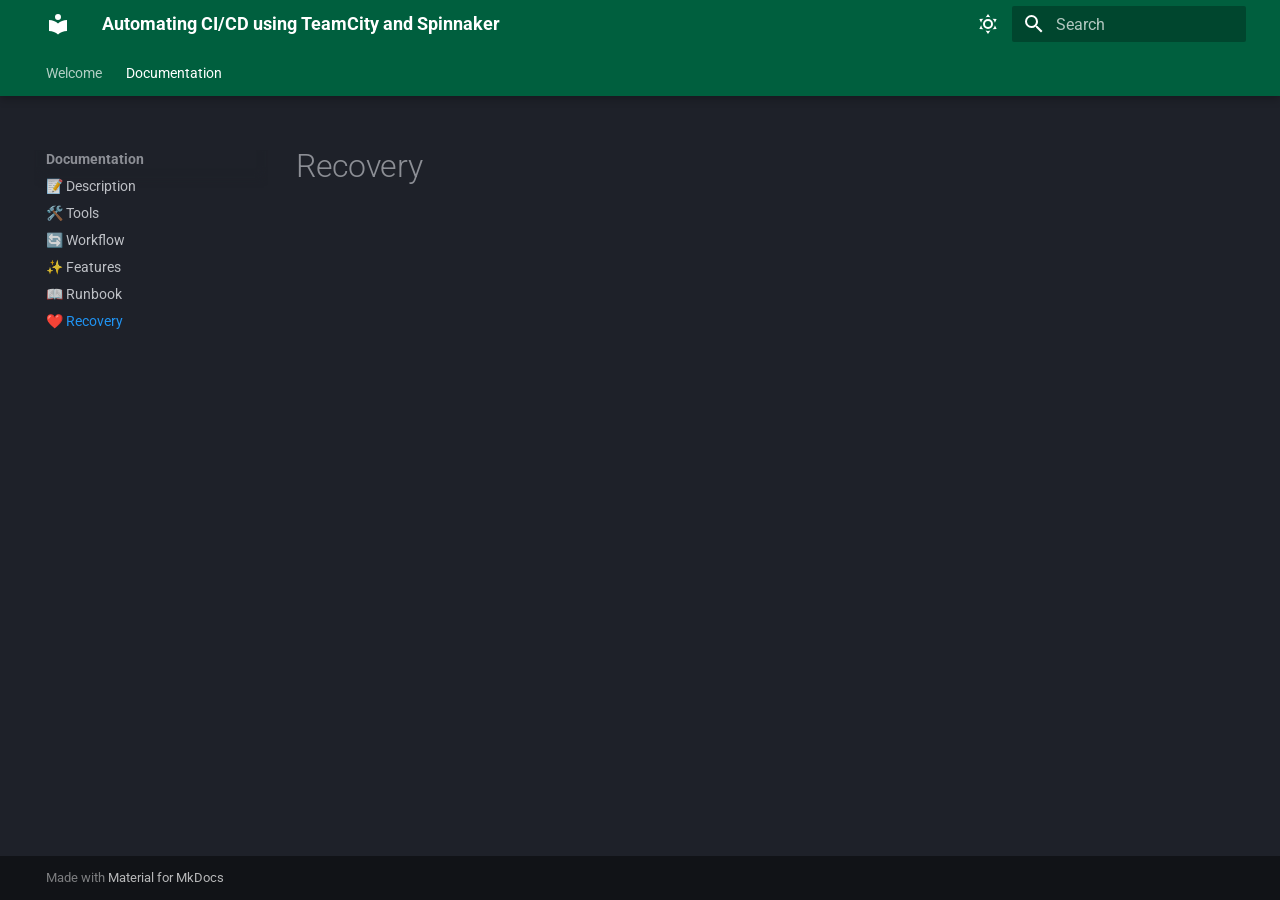
<file: recovery/index.html>
<!doctype html>
<html lang="en" class="no-js">
  <head>
    
      <meta charset="utf-8">
      <meta name="viewport" content="width=device-width,initial-scale=1">
      
      
      
        <link rel="canonical" href="https://mydomain.org/mysite/recovery/">
      
      
        <link rel="prev" href="../runbook/">
      
      
      
      <link rel="icon" href="../assets/images/favicon.png">
      <meta name="generator" content="mkdocs-1.6.1, mkdocs-material-9.6.18">
    
    
      
        <title>❤️ Recovery - Automating CI/CD using TeamCity and Spinnaker</title>
      
    
    
      <link rel="stylesheet" href="../assets/stylesheets/main.7e37652d.min.css">
      
        
        <link rel="stylesheet" href="../assets/stylesheets/palette.06af60db.min.css">
      
      


    
    
      
    
    
      
        
        
        <link rel="preconnect" href="https://fonts.gstatic.com" crossorigin>
        <link rel="stylesheet" href="https://fonts.googleapis.com/css?family=Roboto:300,300i,400,400i,700,700i%7CRoboto+Mono:400,400i,700,700i&display=fallback">
        <style>:root{--md-text-font:"Roboto";--md-code-font:"Roboto Mono"}</style>
      
    
    
      <link rel="stylesheet" href="../css/extra.css">
    
    <script>__md_scope=new URL("..",location),__md_hash=e=>[...e].reduce(((e,_)=>(e<<5)-e+_.charCodeAt(0)),0),__md_get=(e,_=localStorage,t=__md_scope)=>JSON.parse(_.getItem(t.pathname+"."+e)),__md_set=(e,_,t=localStorage,a=__md_scope)=>{try{t.setItem(a.pathname+"."+e,JSON.stringify(_))}catch(e){}}</script>
    
      

    
    
    
  </head>
  
  
    
    
      
    
    
    
    
    <body dir="ltr" data-md-color-scheme="slate" data-md-color-primary="blue" data-md-color-accent="green">
  
    
    <input class="md-toggle" data-md-toggle="drawer" type="checkbox" id="__drawer" autocomplete="off">
    <input class="md-toggle" data-md-toggle="search" type="checkbox" id="__search" autocomplete="off">
    <label class="md-overlay" for="__drawer"></label>
    <div data-md-component="skip">
      
        
        <a href="#recovery" class="md-skip">
          Skip to content
        </a>
      
    </div>
    <div data-md-component="announce">
      
    </div>
    
    
      

  

<header class="md-header md-header--shadow md-header--lifted" data-md-component="header">
  <nav class="md-header__inner md-grid" aria-label="Header">
    <a href=".." title="Automating CI/CD using TeamCity and Spinnaker" class="md-header__button md-logo" aria-label="Automating CI/CD using TeamCity and Spinnaker" data-md-component="logo">
      
  
  <svg xmlns="http://www.w3.org/2000/svg" viewBox="0 0 24 24"><path d="M12 8a3 3 0 0 0 3-3 3 3 0 0 0-3-3 3 3 0 0 0-3 3 3 3 0 0 0 3 3m0 3.54C9.64 9.35 6.5 8 3 8v11c3.5 0 6.64 1.35 9 3.54 2.36-2.19 5.5-3.54 9-3.54V8c-3.5 0-6.64 1.35-9 3.54"/></svg>

    </a>
    <label class="md-header__button md-icon" for="__drawer">
      
      <svg xmlns="http://www.w3.org/2000/svg" viewBox="0 0 24 24"><path d="M3 6h18v2H3zm0 5h18v2H3zm0 5h18v2H3z"/></svg>
    </label>
    <div class="md-header__title" data-md-component="header-title">
      <div class="md-header__ellipsis">
        <div class="md-header__topic">
          <span class="md-ellipsis">
            Automating CI/CD using TeamCity and Spinnaker
          </span>
        </div>
        <div class="md-header__topic" data-md-component="header-topic">
          <span class="md-ellipsis">
            
              ❤️ Recovery
            
          </span>
        </div>
      </div>
    </div>
    
      
        <form class="md-header__option" data-md-component="palette">
  
    
    
    
    <input class="md-option" data-md-color-media="" data-md-color-scheme="slate" data-md-color-primary="blue" data-md-color-accent="green"  aria-label="Dark mode"  type="radio" name="__palette" id="__palette_0">
    
      <label class="md-header__button md-icon" title="Dark mode" for="__palette_1" hidden>
        <svg xmlns="http://www.w3.org/2000/svg" viewBox="0 0 24 24"><path d="M12 7a5 5 0 0 1 5 5 5 5 0 0 1-5 5 5 5 0 0 1-5-5 5 5 0 0 1 5-5m0 2a3 3 0 0 0-3 3 3 3 0 0 0 3 3 3 3 0 0 0 3-3 3 3 0 0 0-3-3m0-7 2.39 3.42C13.65 5.15 12.84 5 12 5s-1.65.15-2.39.42zM3.34 7l4.16-.35A7.2 7.2 0 0 0 5.94 8.5c-.44.74-.69 1.5-.83 2.29zm.02 10 1.76-3.77a7.131 7.131 0 0 0 2.38 4.14zM20.65 7l-1.77 3.79a7.02 7.02 0 0 0-2.38-4.15zm-.01 10-4.14.36c.59-.51 1.12-1.14 1.54-1.86.42-.73.69-1.5.83-2.29zM12 22l-2.41-3.44c.74.27 1.55.44 2.41.44.82 0 1.63-.17 2.37-.44z"/></svg>
      </label>
    
  
    
    
    
    <input class="md-option" data-md-color-media="" data-md-color-scheme="default" data-md-color-primary="blue" data-md-color-accent="green"  aria-label="Light mode"  type="radio" name="__palette" id="__palette_1">
    
      <label class="md-header__button md-icon" title="Light mode" for="__palette_0" hidden>
        <svg xmlns="http://www.w3.org/2000/svg" viewBox="0 0 24 24"><path d="m17.75 4.09-2.53 1.94.91 3.06-2.63-1.81-2.63 1.81.91-3.06-2.53-1.94L12.44 4l1.06-3 1.06 3zm3.5 6.91-1.64 1.25.59 1.98-1.7-1.17-1.7 1.17.59-1.98L15.75 11l2.06-.05L18.5 9l.69 1.95zm-2.28 4.95c.83-.08 1.72 1.1 1.19 1.85-.32.45-.66.87-1.08 1.27C15.17 23 8.84 23 4.94 19.07c-3.91-3.9-3.91-10.24 0-14.14.4-.4.82-.76 1.27-1.08.75-.53 1.93.36 1.85 1.19-.27 2.86.69 5.83 2.89 8.02a9.96 9.96 0 0 0 8.02 2.89m-1.64 2.02a12.08 12.08 0 0 1-7.8-3.47c-2.17-2.19-3.33-5-3.49-7.82-2.81 3.14-2.7 7.96.31 10.98 3.02 3.01 7.84 3.12 10.98.31"/></svg>
      </label>
    
  
</form>
      
    
    
      <script>var palette=__md_get("__palette");if(palette&&palette.color){if("(prefers-color-scheme)"===palette.color.media){var media=matchMedia("(prefers-color-scheme: light)"),input=document.querySelector(media.matches?"[data-md-color-media='(prefers-color-scheme: light)']":"[data-md-color-media='(prefers-color-scheme: dark)']");palette.color.media=input.getAttribute("data-md-color-media"),palette.color.scheme=input.getAttribute("data-md-color-scheme"),palette.color.primary=input.getAttribute("data-md-color-primary"),palette.color.accent=input.getAttribute("data-md-color-accent")}for(var[key,value]of Object.entries(palette.color))document.body.setAttribute("data-md-color-"+key,value)}</script>
    
    
    
      
      
        <label class="md-header__button md-icon" for="__search">
          
          <svg xmlns="http://www.w3.org/2000/svg" viewBox="0 0 24 24"><path d="M9.5 3A6.5 6.5 0 0 1 16 9.5c0 1.61-.59 3.09-1.56 4.23l.27.27h.79l5 5-1.5 1.5-5-5v-.79l-.27-.27A6.52 6.52 0 0 1 9.5 16 6.5 6.5 0 0 1 3 9.5 6.5 6.5 0 0 1 9.5 3m0 2C7 5 5 7 5 9.5S7 14 9.5 14 14 12 14 9.5 12 5 9.5 5"/></svg>
        </label>
        <div class="md-search" data-md-component="search" role="dialog">
  <label class="md-search__overlay" for="__search"></label>
  <div class="md-search__inner" role="search">
    <form class="md-search__form" name="search">
      <input type="text" class="md-search__input" name="query" aria-label="Search" placeholder="Search" autocapitalize="off" autocorrect="off" autocomplete="off" spellcheck="false" data-md-component="search-query" required>
      <label class="md-search__icon md-icon" for="__search">
        
        <svg xmlns="http://www.w3.org/2000/svg" viewBox="0 0 24 24"><path d="M9.5 3A6.5 6.5 0 0 1 16 9.5c0 1.61-.59 3.09-1.56 4.23l.27.27h.79l5 5-1.5 1.5-5-5v-.79l-.27-.27A6.52 6.52 0 0 1 9.5 16 6.5 6.5 0 0 1 3 9.5 6.5 6.5 0 0 1 9.5 3m0 2C7 5 5 7 5 9.5S7 14 9.5 14 14 12 14 9.5 12 5 9.5 5"/></svg>
        
        <svg xmlns="http://www.w3.org/2000/svg" viewBox="0 0 24 24"><path d="M20 11v2H8l5.5 5.5-1.42 1.42L4.16 12l7.92-7.92L13.5 5.5 8 11z"/></svg>
      </label>
      <nav class="md-search__options" aria-label="Search">
        
        <button type="reset" class="md-search__icon md-icon" title="Clear" aria-label="Clear" tabindex="-1">
          
          <svg xmlns="http://www.w3.org/2000/svg" viewBox="0 0 24 24"><path d="M19 6.41 17.59 5 12 10.59 6.41 5 5 6.41 10.59 12 5 17.59 6.41 19 12 13.41 17.59 19 19 17.59 13.41 12z"/></svg>
        </button>
      </nav>
      
    </form>
    <div class="md-search__output">
      <div class="md-search__scrollwrap" tabindex="0" data-md-scrollfix>
        <div class="md-search-result" data-md-component="search-result">
          <div class="md-search-result__meta">
            Initializing search
          </div>
          <ol class="md-search-result__list" role="presentation"></ol>
        </div>
      </div>
    </div>
  </div>
</div>
      
    
    
  </nav>
  
    
      
<nav class="md-tabs" aria-label="Tabs" data-md-component="tabs">
  <div class="md-grid">
    <ul class="md-tabs__list">
      
        
  
  
  
  
    <li class="md-tabs__item">
      <a href=".." class="md-tabs__link">
        
  
  
    
  
  Welcome

      </a>
    </li>
  

      
        
  
  
  
    
  
  
    
    
      <li class="md-tabs__item md-tabs__item--active">
        <a href="../description/" class="md-tabs__link">
          
  
  
  Documentation

        </a>
      </li>
    
  

      
    </ul>
  </div>
</nav>
    
  
</header>
    
    <div class="md-container" data-md-component="container">
      
      
        
      
      <main class="md-main" data-md-component="main">
        <div class="md-main__inner md-grid">
          
            
              
              <div class="md-sidebar md-sidebar--primary" data-md-component="sidebar" data-md-type="navigation" >
                <div class="md-sidebar__scrollwrap">
                  <div class="md-sidebar__inner">
                    


  


<nav class="md-nav md-nav--primary md-nav--lifted" aria-label="Navigation" data-md-level="0">
  <label class="md-nav__title" for="__drawer">
    <a href=".." title="Automating CI/CD using TeamCity and Spinnaker" class="md-nav__button md-logo" aria-label="Automating CI/CD using TeamCity and Spinnaker" data-md-component="logo">
      
  
  <svg xmlns="http://www.w3.org/2000/svg" viewBox="0 0 24 24"><path d="M12 8a3 3 0 0 0 3-3 3 3 0 0 0-3-3 3 3 0 0 0-3 3 3 3 0 0 0 3 3m0 3.54C9.64 9.35 6.5 8 3 8v11c3.5 0 6.64 1.35 9 3.54 2.36-2.19 5.5-3.54 9-3.54V8c-3.5 0-6.64 1.35-9 3.54"/></svg>

    </a>
    Automating CI/CD using TeamCity and Spinnaker
  </label>
  
  <ul class="md-nav__list" data-md-scrollfix>
    
      
      
  
  
  
  
    <li class="md-nav__item">
      <a href=".." class="md-nav__link">
        
  
  
  <span class="md-ellipsis">
    Welcome
    
  </span>
  

      </a>
    </li>
  

    
      
      
  
  
    
  
  
  
    
    
    
    
      
        
        
      
      
    
    
    <li class="md-nav__item md-nav__item--active md-nav__item--section md-nav__item--nested">
      
        
        
        <input class="md-nav__toggle md-toggle " type="checkbox" id="__nav_2" checked>
        
          
          <label class="md-nav__link" for="__nav_2" id="__nav_2_label" tabindex="">
            
  
  
  <span class="md-ellipsis">
    Documentation
    
  </span>
  

            <span class="md-nav__icon md-icon"></span>
          </label>
        
        <nav class="md-nav" data-md-level="1" aria-labelledby="__nav_2_label" aria-expanded="true">
          <label class="md-nav__title" for="__nav_2">
            <span class="md-nav__icon md-icon"></span>
            Documentation
          </label>
          <ul class="md-nav__list" data-md-scrollfix>
            
              
                
  
  
  
  
    <li class="md-nav__item">
      <a href="../description/" class="md-nav__link">
        
  
  
  <span class="md-ellipsis">
    📝 Description
    
  </span>
  

      </a>
    </li>
  

              
            
              
                
  
  
  
  
    <li class="md-nav__item">
      <a href="../tools/" class="md-nav__link">
        
  
  
  <span class="md-ellipsis">
    🛠️ Tools
    
  </span>
  

      </a>
    </li>
  

              
            
              
                
  
  
  
  
    <li class="md-nav__item">
      <a href="../workflow/" class="md-nav__link">
        
  
  
  <span class="md-ellipsis">
    🔄 Workflow
    
  </span>
  

      </a>
    </li>
  

              
            
              
                
  
  
  
  
    <li class="md-nav__item">
      <a href="../features/" class="md-nav__link">
        
  
  
  <span class="md-ellipsis">
    ✨ Features
    
  </span>
  

      </a>
    </li>
  

              
            
              
                
  
  
  
  
    <li class="md-nav__item">
      <a href="../runbook/" class="md-nav__link">
        
  
  
  <span class="md-ellipsis">
    📖 Runbook
    
  </span>
  

      </a>
    </li>
  

              
            
              
                
  
  
    
  
  
  
    <li class="md-nav__item md-nav__item--active">
      
      <input class="md-nav__toggle md-toggle" type="checkbox" id="__toc">
      
      
        
      
      
      <a href="./" class="md-nav__link md-nav__link--active">
        
  
  
  <span class="md-ellipsis">
    ❤️ Recovery
    
  </span>
  

      </a>
      
    </li>
  

              
            
          </ul>
        </nav>
      
    </li>
  

    
  </ul>
</nav>
                  </div>
                </div>
              </div>
            
            
              
              <div class="md-sidebar md-sidebar--secondary" data-md-component="sidebar" data-md-type="toc" >
                <div class="md-sidebar__scrollwrap">
                  <div class="md-sidebar__inner">
                    

<nav class="md-nav md-nav--secondary" aria-label="Table of contents">
  
  
  
    
  
  
</nav>
                  </div>
                </div>
              </div>
            
          
          
            <div class="md-content" data-md-component="content">
              <article class="md-content__inner md-typeset">
                
                  



<h1 id="recovery">Recovery</h1>












                
              </article>
            </div>
          
          
<script>var target=document.getElementById(location.hash.slice(1));target&&target.name&&(target.checked=target.name.startsWith("__tabbed_"))</script>
        </div>
        
          <button type="button" class="md-top md-icon" data-md-component="top" hidden>
  
  <svg xmlns="http://www.w3.org/2000/svg" viewBox="0 0 24 24"><path d="M13 20h-2V8l-5.5 5.5-1.42-1.42L12 4.16l7.92 7.92-1.42 1.42L13 8z"/></svg>
  Back to top
</button>
        
      </main>
      
        <footer class="md-footer">
  
  <div class="md-footer-meta md-typeset">
    <div class="md-footer-meta__inner md-grid">
      <div class="md-copyright">
  
  
    Made with
    <a href="https://squidfunk.github.io/mkdocs-material/" target="_blank" rel="noopener">
      Material for MkDocs
    </a>
  
</div>
      
    </div>
  </div>
</footer>
      
    </div>
    <div class="md-dialog" data-md-component="dialog">
      <div class="md-dialog__inner md-typeset"></div>
    </div>
    
      <div class="md-progress" data-md-component="progress" role="progressbar"></div>
    
    
    
      
      <script id="__config" type="application/json">{"base": "..", "features": ["navigation.instant", "navigation.tabs", "navigation.tabs.sticky", "navigation.instant.progress", "navigation.expand", "navigation.top"], "search": "../assets/javascripts/workers/search.973d3a69.min.js", "tags": null, "translations": {"clipboard.copied": "Copied to clipboard", "clipboard.copy": "Copy to clipboard", "search.result.more.one": "1 more on this page", "search.result.more.other": "# more on this page", "search.result.none": "No matching documents", "search.result.one": "1 matching document", "search.result.other": "# matching documents", "search.result.placeholder": "Type to start searching", "search.result.term.missing": "Missing", "select.version": "Select version"}, "version": null}</script>
    
    
      <script src="../assets/javascripts/bundle.92b07e13.min.js"></script>
      
    
  </body>
</html>
</file>
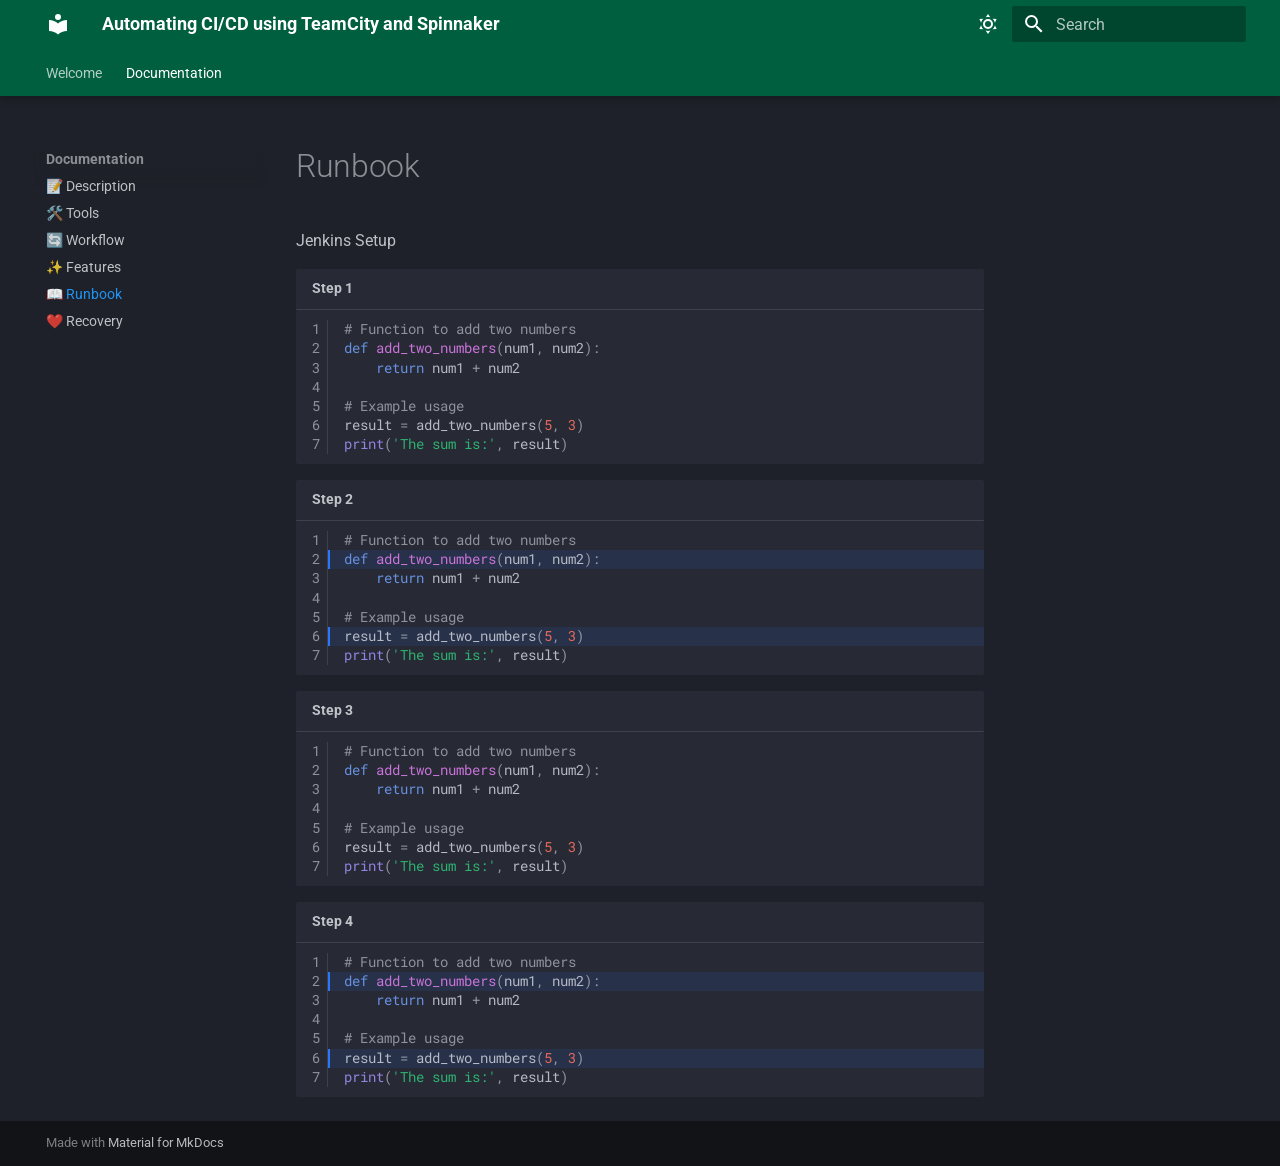
<file: runbook/index.html>
<!doctype html>
<html lang="en" class="no-js">
  <head>
    
      <meta charset="utf-8">
      <meta name="viewport" content="width=device-width,initial-scale=1">
      
      
      
        <link rel="canonical" href="https://mydomain.org/mysite/runbook/">
      
      
        <link rel="prev" href="../features/">
      
      
        <link rel="next" href="../recovery/">
      
      
      <link rel="icon" href="../assets/images/favicon.png">
      <meta name="generator" content="mkdocs-1.6.1, mkdocs-material-9.6.18">
    
    
      
        <title>📖 Runbook - Automating CI/CD using TeamCity and Spinnaker</title>
      
    
    
      <link rel="stylesheet" href="../assets/stylesheets/main.7e37652d.min.css">
      
        
        <link rel="stylesheet" href="../assets/stylesheets/palette.06af60db.min.css">
      
      


    
    
      
    
    
      
        
        
        <link rel="preconnect" href="https://fonts.gstatic.com" crossorigin>
        <link rel="stylesheet" href="https://fonts.googleapis.com/css?family=Roboto:300,300i,400,400i,700,700i%7CRoboto+Mono:400,400i,700,700i&display=fallback">
        <style>:root{--md-text-font:"Roboto";--md-code-font:"Roboto Mono"}</style>
      
    
    
      <link rel="stylesheet" href="../css/extra.css">
    
    <script>__md_scope=new URL("..",location),__md_hash=e=>[...e].reduce(((e,_)=>(e<<5)-e+_.charCodeAt(0)),0),__md_get=(e,_=localStorage,t=__md_scope)=>JSON.parse(_.getItem(t.pathname+"."+e)),__md_set=(e,_,t=localStorage,a=__md_scope)=>{try{t.setItem(a.pathname+"."+e,JSON.stringify(_))}catch(e){}}</script>
    
      

    
    
    
  </head>
  
  
    
    
      
    
    
    
    
    <body dir="ltr" data-md-color-scheme="slate" data-md-color-primary="blue" data-md-color-accent="green">
  
    
    <input class="md-toggle" data-md-toggle="drawer" type="checkbox" id="__drawer" autocomplete="off">
    <input class="md-toggle" data-md-toggle="search" type="checkbox" id="__search" autocomplete="off">
    <label class="md-overlay" for="__drawer"></label>
    <div data-md-component="skip">
      
        
        <a href="#runbook" class="md-skip">
          Skip to content
        </a>
      
    </div>
    <div data-md-component="announce">
      
    </div>
    
    
      

  

<header class="md-header md-header--shadow md-header--lifted" data-md-component="header">
  <nav class="md-header__inner md-grid" aria-label="Header">
    <a href=".." title="Automating CI/CD using TeamCity and Spinnaker" class="md-header__button md-logo" aria-label="Automating CI/CD using TeamCity and Spinnaker" data-md-component="logo">
      
  
  <svg xmlns="http://www.w3.org/2000/svg" viewBox="0 0 24 24"><path d="M12 8a3 3 0 0 0 3-3 3 3 0 0 0-3-3 3 3 0 0 0-3 3 3 3 0 0 0 3 3m0 3.54C9.64 9.35 6.5 8 3 8v11c3.5 0 6.64 1.35 9 3.54 2.36-2.19 5.5-3.54 9-3.54V8c-3.5 0-6.64 1.35-9 3.54"/></svg>

    </a>
    <label class="md-header__button md-icon" for="__drawer">
      
      <svg xmlns="http://www.w3.org/2000/svg" viewBox="0 0 24 24"><path d="M3 6h18v2H3zm0 5h18v2H3zm0 5h18v2H3z"/></svg>
    </label>
    <div class="md-header__title" data-md-component="header-title">
      <div class="md-header__ellipsis">
        <div class="md-header__topic">
          <span class="md-ellipsis">
            Automating CI/CD using TeamCity and Spinnaker
          </span>
        </div>
        <div class="md-header__topic" data-md-component="header-topic">
          <span class="md-ellipsis">
            
              📖 Runbook
            
          </span>
        </div>
      </div>
    </div>
    
      
        <form class="md-header__option" data-md-component="palette">
  
    
    
    
    <input class="md-option" data-md-color-media="" data-md-color-scheme="slate" data-md-color-primary="blue" data-md-color-accent="green"  aria-label="Dark mode"  type="radio" name="__palette" id="__palette_0">
    
      <label class="md-header__button md-icon" title="Dark mode" for="__palette_1" hidden>
        <svg xmlns="http://www.w3.org/2000/svg" viewBox="0 0 24 24"><path d="M12 7a5 5 0 0 1 5 5 5 5 0 0 1-5 5 5 5 0 0 1-5-5 5 5 0 0 1 5-5m0 2a3 3 0 0 0-3 3 3 3 0 0 0 3 3 3 3 0 0 0 3-3 3 3 0 0 0-3-3m0-7 2.39 3.42C13.65 5.15 12.84 5 12 5s-1.65.15-2.39.42zM3.34 7l4.16-.35A7.2 7.2 0 0 0 5.94 8.5c-.44.74-.69 1.5-.83 2.29zm.02 10 1.76-3.77a7.131 7.131 0 0 0 2.38 4.14zM20.65 7l-1.77 3.79a7.02 7.02 0 0 0-2.38-4.15zm-.01 10-4.14.36c.59-.51 1.12-1.14 1.54-1.86.42-.73.69-1.5.83-2.29zM12 22l-2.41-3.44c.74.27 1.55.44 2.41.44.82 0 1.63-.17 2.37-.44z"/></svg>
      </label>
    
  
    
    
    
    <input class="md-option" data-md-color-media="" data-md-color-scheme="default" data-md-color-primary="blue" data-md-color-accent="green"  aria-label="Light mode"  type="radio" name="__palette" id="__palette_1">
    
      <label class="md-header__button md-icon" title="Light mode" for="__palette_0" hidden>
        <svg xmlns="http://www.w3.org/2000/svg" viewBox="0 0 24 24"><path d="m17.75 4.09-2.53 1.94.91 3.06-2.63-1.81-2.63 1.81.91-3.06-2.53-1.94L12.44 4l1.06-3 1.06 3zm3.5 6.91-1.64 1.25.59 1.98-1.7-1.17-1.7 1.17.59-1.98L15.75 11l2.06-.05L18.5 9l.69 1.95zm-2.28 4.95c.83-.08 1.72 1.1 1.19 1.85-.32.45-.66.87-1.08 1.27C15.17 23 8.84 23 4.94 19.07c-3.91-3.9-3.91-10.24 0-14.14.4-.4.82-.76 1.27-1.08.75-.53 1.93.36 1.85 1.19-.27 2.86.69 5.83 2.89 8.02a9.96 9.96 0 0 0 8.02 2.89m-1.64 2.02a12.08 12.08 0 0 1-7.8-3.47c-2.17-2.19-3.33-5-3.49-7.82-2.81 3.14-2.7 7.96.31 10.98 3.02 3.01 7.84 3.12 10.98.31"/></svg>
      </label>
    
  
</form>
      
    
    
      <script>var palette=__md_get("__palette");if(palette&&palette.color){if("(prefers-color-scheme)"===palette.color.media){var media=matchMedia("(prefers-color-scheme: light)"),input=document.querySelector(media.matches?"[data-md-color-media='(prefers-color-scheme: light)']":"[data-md-color-media='(prefers-color-scheme: dark)']");palette.color.media=input.getAttribute("data-md-color-media"),palette.color.scheme=input.getAttribute("data-md-color-scheme"),palette.color.primary=input.getAttribute("data-md-color-primary"),palette.color.accent=input.getAttribute("data-md-color-accent")}for(var[key,value]of Object.entries(palette.color))document.body.setAttribute("data-md-color-"+key,value)}</script>
    
    
    
      
      
        <label class="md-header__button md-icon" for="__search">
          
          <svg xmlns="http://www.w3.org/2000/svg" viewBox="0 0 24 24"><path d="M9.5 3A6.5 6.5 0 0 1 16 9.5c0 1.61-.59 3.09-1.56 4.23l.27.27h.79l5 5-1.5 1.5-5-5v-.79l-.27-.27A6.52 6.52 0 0 1 9.5 16 6.5 6.5 0 0 1 3 9.5 6.5 6.5 0 0 1 9.5 3m0 2C7 5 5 7 5 9.5S7 14 9.5 14 14 12 14 9.5 12 5 9.5 5"/></svg>
        </label>
        <div class="md-search" data-md-component="search" role="dialog">
  <label class="md-search__overlay" for="__search"></label>
  <div class="md-search__inner" role="search">
    <form class="md-search__form" name="search">
      <input type="text" class="md-search__input" name="query" aria-label="Search" placeholder="Search" autocapitalize="off" autocorrect="off" autocomplete="off" spellcheck="false" data-md-component="search-query" required>
      <label class="md-search__icon md-icon" for="__search">
        
        <svg xmlns="http://www.w3.org/2000/svg" viewBox="0 0 24 24"><path d="M9.5 3A6.5 6.5 0 0 1 16 9.5c0 1.61-.59 3.09-1.56 4.23l.27.27h.79l5 5-1.5 1.5-5-5v-.79l-.27-.27A6.52 6.52 0 0 1 9.5 16 6.5 6.5 0 0 1 3 9.5 6.5 6.5 0 0 1 9.5 3m0 2C7 5 5 7 5 9.5S7 14 9.5 14 14 12 14 9.5 12 5 9.5 5"/></svg>
        
        <svg xmlns="http://www.w3.org/2000/svg" viewBox="0 0 24 24"><path d="M20 11v2H8l5.5 5.5-1.42 1.42L4.16 12l7.92-7.92L13.5 5.5 8 11z"/></svg>
      </label>
      <nav class="md-search__options" aria-label="Search">
        
        <button type="reset" class="md-search__icon md-icon" title="Clear" aria-label="Clear" tabindex="-1">
          
          <svg xmlns="http://www.w3.org/2000/svg" viewBox="0 0 24 24"><path d="M19 6.41 17.59 5 12 10.59 6.41 5 5 6.41 10.59 12 5 17.59 6.41 19 12 13.41 17.59 19 19 17.59 13.41 12z"/></svg>
        </button>
      </nav>
      
    </form>
    <div class="md-search__output">
      <div class="md-search__scrollwrap" tabindex="0" data-md-scrollfix>
        <div class="md-search-result" data-md-component="search-result">
          <div class="md-search-result__meta">
            Initializing search
          </div>
          <ol class="md-search-result__list" role="presentation"></ol>
        </div>
      </div>
    </div>
  </div>
</div>
      
    
    
  </nav>
  
    
      
<nav class="md-tabs" aria-label="Tabs" data-md-component="tabs">
  <div class="md-grid">
    <ul class="md-tabs__list">
      
        
  
  
  
  
    <li class="md-tabs__item">
      <a href=".." class="md-tabs__link">
        
  
  
    
  
  Welcome

      </a>
    </li>
  

      
        
  
  
  
    
  
  
    
    
      <li class="md-tabs__item md-tabs__item--active">
        <a href="../description/" class="md-tabs__link">
          
  
  
  Documentation

        </a>
      </li>
    
  

      
    </ul>
  </div>
</nav>
    
  
</header>
    
    <div class="md-container" data-md-component="container">
      
      
        
      
      <main class="md-main" data-md-component="main">
        <div class="md-main__inner md-grid">
          
            
              
              <div class="md-sidebar md-sidebar--primary" data-md-component="sidebar" data-md-type="navigation" >
                <div class="md-sidebar__scrollwrap">
                  <div class="md-sidebar__inner">
                    


  


<nav class="md-nav md-nav--primary md-nav--lifted" aria-label="Navigation" data-md-level="0">
  <label class="md-nav__title" for="__drawer">
    <a href=".." title="Automating CI/CD using TeamCity and Spinnaker" class="md-nav__button md-logo" aria-label="Automating CI/CD using TeamCity and Spinnaker" data-md-component="logo">
      
  
  <svg xmlns="http://www.w3.org/2000/svg" viewBox="0 0 24 24"><path d="M12 8a3 3 0 0 0 3-3 3 3 0 0 0-3-3 3 3 0 0 0-3 3 3 3 0 0 0 3 3m0 3.54C9.64 9.35 6.5 8 3 8v11c3.5 0 6.64 1.35 9 3.54 2.36-2.19 5.5-3.54 9-3.54V8c-3.5 0-6.64 1.35-9 3.54"/></svg>

    </a>
    Automating CI/CD using TeamCity and Spinnaker
  </label>
  
  <ul class="md-nav__list" data-md-scrollfix>
    
      
      
  
  
  
  
    <li class="md-nav__item">
      <a href=".." class="md-nav__link">
        
  
  
  <span class="md-ellipsis">
    Welcome
    
  </span>
  

      </a>
    </li>
  

    
      
      
  
  
    
  
  
  
    
    
    
    
      
        
        
      
      
    
    
    <li class="md-nav__item md-nav__item--active md-nav__item--section md-nav__item--nested">
      
        
        
        <input class="md-nav__toggle md-toggle " type="checkbox" id="__nav_2" checked>
        
          
          <label class="md-nav__link" for="__nav_2" id="__nav_2_label" tabindex="">
            
  
  
  <span class="md-ellipsis">
    Documentation
    
  </span>
  

            <span class="md-nav__icon md-icon"></span>
          </label>
        
        <nav class="md-nav" data-md-level="1" aria-labelledby="__nav_2_label" aria-expanded="true">
          <label class="md-nav__title" for="__nav_2">
            <span class="md-nav__icon md-icon"></span>
            Documentation
          </label>
          <ul class="md-nav__list" data-md-scrollfix>
            
              
                
  
  
  
  
    <li class="md-nav__item">
      <a href="../description/" class="md-nav__link">
        
  
  
  <span class="md-ellipsis">
    📝 Description
    
  </span>
  

      </a>
    </li>
  

              
            
              
                
  
  
  
  
    <li class="md-nav__item">
      <a href="../tools/" class="md-nav__link">
        
  
  
  <span class="md-ellipsis">
    🛠️ Tools
    
  </span>
  

      </a>
    </li>
  

              
            
              
                
  
  
  
  
    <li class="md-nav__item">
      <a href="../workflow/" class="md-nav__link">
        
  
  
  <span class="md-ellipsis">
    🔄 Workflow
    
  </span>
  

      </a>
    </li>
  

              
            
              
                
  
  
  
  
    <li class="md-nav__item">
      <a href="../features/" class="md-nav__link">
        
  
  
  <span class="md-ellipsis">
    ✨ Features
    
  </span>
  

      </a>
    </li>
  

              
            
              
                
  
  
    
  
  
  
    <li class="md-nav__item md-nav__item--active">
      
      <input class="md-nav__toggle md-toggle" type="checkbox" id="__toc">
      
      
        
      
      
      <a href="./" class="md-nav__link md-nav__link--active">
        
  
  
  <span class="md-ellipsis">
    📖 Runbook
    
  </span>
  

      </a>
      
    </li>
  

              
            
              
                
  
  
  
  
    <li class="md-nav__item">
      <a href="../recovery/" class="md-nav__link">
        
  
  
  <span class="md-ellipsis">
    ❤️ Recovery
    
  </span>
  

      </a>
    </li>
  

              
            
          </ul>
        </nav>
      
    </li>
  

    
  </ul>
</nav>
                  </div>
                </div>
              </div>
            
            
              
              <div class="md-sidebar md-sidebar--secondary" data-md-component="sidebar" data-md-type="toc" >
                <div class="md-sidebar__scrollwrap">
                  <div class="md-sidebar__inner">
                    

<nav class="md-nav md-nav--secondary" aria-label="Table of contents">
  
  
  
    
  
  
</nav>
                  </div>
                </div>
              </div>
            
          
          
            <div class="md-content" data-md-component="content">
              <article class="md-content__inner md-typeset">
                
                  



<h1 id="runbook">Runbook</h1>
<p>Jenkins Setup</p>
<div class="language-py highlight"><table class="highlighttable"><tr><th colspan="2" class="filename"><span class="filename">Step 1</span></th></tr><tr><td class="linenos"><div class="linenodiv"><pre><span></span><span class="normal"><a href="#__codelineno-0-1">1</a></span>
<span class="normal"><a href="#__codelineno-0-2">2</a></span>
<span class="normal"><a href="#__codelineno-0-3">3</a></span>
<span class="normal"><a href="#__codelineno-0-4">4</a></span>
<span class="normal"><a href="#__codelineno-0-5">5</a></span>
<span class="normal"><a href="#__codelineno-0-6">6</a></span>
<span class="normal"><a href="#__codelineno-0-7">7</a></span></pre></div></td><td class="code"><div><pre><span></span><code><span id="__span-0-1"><a id="__codelineno-0-1" name="__codelineno-0-1"></a><span class="c1"># Function to add two numbers</span>
</span><span id="__span-0-2"><a id="__codelineno-0-2" name="__codelineno-0-2"></a><span class="k">def</span><span class="w"> </span><span class="nf">add_two_numbers</span><span class="p">(</span><span class="n">num1</span><span class="p">,</span> <span class="n">num2</span><span class="p">):</span>
</span><span id="__span-0-3"><a id="__codelineno-0-3" name="__codelineno-0-3"></a>    <span class="k">return</span> <span class="n">num1</span> <span class="o">+</span> <span class="n">num2</span>
</span><span id="__span-0-4"><a id="__codelineno-0-4" name="__codelineno-0-4"></a>
</span><span id="__span-0-5"><a id="__codelineno-0-5" name="__codelineno-0-5"></a><span class="c1"># Example usage</span>
</span><span id="__span-0-6"><a id="__codelineno-0-6" name="__codelineno-0-6"></a><span class="n">result</span> <span class="o">=</span> <span class="n">add_two_numbers</span><span class="p">(</span><span class="mi">5</span><span class="p">,</span> <span class="mi">3</span><span class="p">)</span>
</span><span id="__span-0-7"><a id="__codelineno-0-7" name="__codelineno-0-7"></a><span class="nb">print</span><span class="p">(</span><span class="s1">&#39;The sum is:&#39;</span><span class="p">,</span> <span class="n">result</span><span class="p">)</span>
</span></code></pre></div></td></tr></table></div>
<div class="language-py highlight"><table class="highlighttable"><tr><th colspan="2" class="filename"><span class="filename">Step 2</span></th></tr><tr><td class="linenos"><div class="linenodiv"><pre><span></span><span class="normal"><a href="#__codelineno-1-1">1</a></span>
<span class="normal"><a href="#__codelineno-1-2">2</a></span>
<span class="normal"><a href="#__codelineno-1-3">3</a></span>
<span class="normal"><a href="#__codelineno-1-4">4</a></span>
<span class="normal"><a href="#__codelineno-1-5">5</a></span>
<span class="normal"><a href="#__codelineno-1-6">6</a></span>
<span class="normal"><a href="#__codelineno-1-7">7</a></span></pre></div></td><td class="code"><div><pre><span></span><code><span id="__span-1-1"><a id="__codelineno-1-1" name="__codelineno-1-1"></a><span class="c1"># Function to add two numbers</span>
</span><span id="__span-1-2"><a id="__codelineno-1-2" name="__codelineno-1-2"></a><span class="hll"><span class="k">def</span><span class="w"> </span><span class="nf">add_two_numbers</span><span class="p">(</span><span class="n">num1</span><span class="p">,</span> <span class="n">num2</span><span class="p">):</span>
</span></span><span id="__span-1-3"><a id="__codelineno-1-3" name="__codelineno-1-3"></a>    <span class="k">return</span> <span class="n">num1</span> <span class="o">+</span> <span class="n">num2</span>
</span><span id="__span-1-4"><a id="__codelineno-1-4" name="__codelineno-1-4"></a>
</span><span id="__span-1-5"><a id="__codelineno-1-5" name="__codelineno-1-5"></a><span class="c1"># Example usage</span>
</span><span id="__span-1-6"><a id="__codelineno-1-6" name="__codelineno-1-6"></a><span class="hll"><span class="n">result</span> <span class="o">=</span> <span class="n">add_two_numbers</span><span class="p">(</span><span class="mi">5</span><span class="p">,</span> <span class="mi">3</span><span class="p">)</span>
</span></span><span id="__span-1-7"><a id="__codelineno-1-7" name="__codelineno-1-7"></a><span class="nb">print</span><span class="p">(</span><span class="s1">&#39;The sum is:&#39;</span><span class="p">,</span> <span class="n">result</span><span class="p">)</span>
</span></code></pre></div></td></tr></table></div>
<div class="language-py highlight"><table class="highlighttable"><tr><th colspan="2" class="filename"><span class="filename">Step 3</span></th></tr><tr><td class="linenos"><div class="linenodiv"><pre><span></span><span class="normal"><a href="#__codelineno-2-1">1</a></span>
<span class="normal"><a href="#__codelineno-2-2">2</a></span>
<span class="normal"><a href="#__codelineno-2-3">3</a></span>
<span class="normal"><a href="#__codelineno-2-4">4</a></span>
<span class="normal"><a href="#__codelineno-2-5">5</a></span>
<span class="normal"><a href="#__codelineno-2-6">6</a></span>
<span class="normal"><a href="#__codelineno-2-7">7</a></span></pre></div></td><td class="code"><div><pre><span></span><code><span id="__span-2-1"><a id="__codelineno-2-1" name="__codelineno-2-1"></a><span class="c1"># Function to add two numbers</span>
</span><span id="__span-2-2"><a id="__codelineno-2-2" name="__codelineno-2-2"></a><span class="k">def</span><span class="w"> </span><span class="nf">add_two_numbers</span><span class="p">(</span><span class="n">num1</span><span class="p">,</span> <span class="n">num2</span><span class="p">):</span>
</span><span id="__span-2-3"><a id="__codelineno-2-3" name="__codelineno-2-3"></a>    <span class="k">return</span> <span class="n">num1</span> <span class="o">+</span> <span class="n">num2</span>
</span><span id="__span-2-4"><a id="__codelineno-2-4" name="__codelineno-2-4"></a>
</span><span id="__span-2-5"><a id="__codelineno-2-5" name="__codelineno-2-5"></a><span class="c1"># Example usage</span>
</span><span id="__span-2-6"><a id="__codelineno-2-6" name="__codelineno-2-6"></a><span class="n">result</span> <span class="o">=</span> <span class="n">add_two_numbers</span><span class="p">(</span><span class="mi">5</span><span class="p">,</span> <span class="mi">3</span><span class="p">)</span>
</span><span id="__span-2-7"><a id="__codelineno-2-7" name="__codelineno-2-7"></a><span class="nb">print</span><span class="p">(</span><span class="s1">&#39;The sum is:&#39;</span><span class="p">,</span> <span class="n">result</span><span class="p">)</span>
</span></code></pre></div></td></tr></table></div>
<div class="language-py highlight"><table class="highlighttable"><tr><th colspan="2" class="filename"><span class="filename">Step 4</span></th></tr><tr><td class="linenos"><div class="linenodiv"><pre><span></span><span class="normal"><a href="#__codelineno-3-1">1</a></span>
<span class="normal"><a href="#__codelineno-3-2">2</a></span>
<span class="normal"><a href="#__codelineno-3-3">3</a></span>
<span class="normal"><a href="#__codelineno-3-4">4</a></span>
<span class="normal"><a href="#__codelineno-3-5">5</a></span>
<span class="normal"><a href="#__codelineno-3-6">6</a></span>
<span class="normal"><a href="#__codelineno-3-7">7</a></span></pre></div></td><td class="code"><div><pre><span></span><code><span id="__span-3-1"><a id="__codelineno-3-1" name="__codelineno-3-1"></a><span class="c1"># Function to add two numbers</span>
</span><span id="__span-3-2"><a id="__codelineno-3-2" name="__codelineno-3-2"></a><span class="hll"><span class="k">def</span><span class="w"> </span><span class="nf">add_two_numbers</span><span class="p">(</span><span class="n">num1</span><span class="p">,</span> <span class="n">num2</span><span class="p">):</span>
</span></span><span id="__span-3-3"><a id="__codelineno-3-3" name="__codelineno-3-3"></a>    <span class="k">return</span> <span class="n">num1</span> <span class="o">+</span> <span class="n">num2</span>
</span><span id="__span-3-4"><a id="__codelineno-3-4" name="__codelineno-3-4"></a>
</span><span id="__span-3-5"><a id="__codelineno-3-5" name="__codelineno-3-5"></a><span class="c1"># Example usage</span>
</span><span id="__span-3-6"><a id="__codelineno-3-6" name="__codelineno-3-6"></a><span class="hll"><span class="n">result</span> <span class="o">=</span> <span class="n">add_two_numbers</span><span class="p">(</span><span class="mi">5</span><span class="p">,</span> <span class="mi">3</span><span class="p">)</span>
</span></span><span id="__span-3-7"><a id="__codelineno-3-7" name="__codelineno-3-7"></a><span class="nb">print</span><span class="p">(</span><span class="s1">&#39;The sum is:&#39;</span><span class="p">,</span> <span class="n">result</span><span class="p">)</span>
</span></code></pre></div></td></tr></table></div>












                
              </article>
            </div>
          
          
<script>var target=document.getElementById(location.hash.slice(1));target&&target.name&&(target.checked=target.name.startsWith("__tabbed_"))</script>
        </div>
        
          <button type="button" class="md-top md-icon" data-md-component="top" hidden>
  
  <svg xmlns="http://www.w3.org/2000/svg" viewBox="0 0 24 24"><path d="M13 20h-2V8l-5.5 5.5-1.42-1.42L12 4.16l7.92 7.92-1.42 1.42L13 8z"/></svg>
  Back to top
</button>
        
      </main>
      
        <footer class="md-footer">
  
  <div class="md-footer-meta md-typeset">
    <div class="md-footer-meta__inner md-grid">
      <div class="md-copyright">
  
  
    Made with
    <a href="https://squidfunk.github.io/mkdocs-material/" target="_blank" rel="noopener">
      Material for MkDocs
    </a>
  
</div>
      
    </div>
  </div>
</footer>
      
    </div>
    <div class="md-dialog" data-md-component="dialog">
      <div class="md-dialog__inner md-typeset"></div>
    </div>
    
      <div class="md-progress" data-md-component="progress" role="progressbar"></div>
    
    
    
      
      <script id="__config" type="application/json">{"base": "..", "features": ["navigation.instant", "navigation.tabs", "navigation.tabs.sticky", "navigation.instant.progress", "navigation.expand", "navigation.top"], "search": "../assets/javascripts/workers/search.973d3a69.min.js", "tags": null, "translations": {"clipboard.copied": "Copied to clipboard", "clipboard.copy": "Copy to clipboard", "search.result.more.one": "1 more on this page", "search.result.more.other": "# more on this page", "search.result.none": "No matching documents", "search.result.one": "1 matching document", "search.result.other": "# matching documents", "search.result.placeholder": "Type to start searching", "search.result.term.missing": "Missing", "select.version": "Select version"}, "version": null}</script>
    
    
      <script src="../assets/javascripts/bundle.92b07e13.min.js"></script>
      
    
  </body>
</html>
</file>
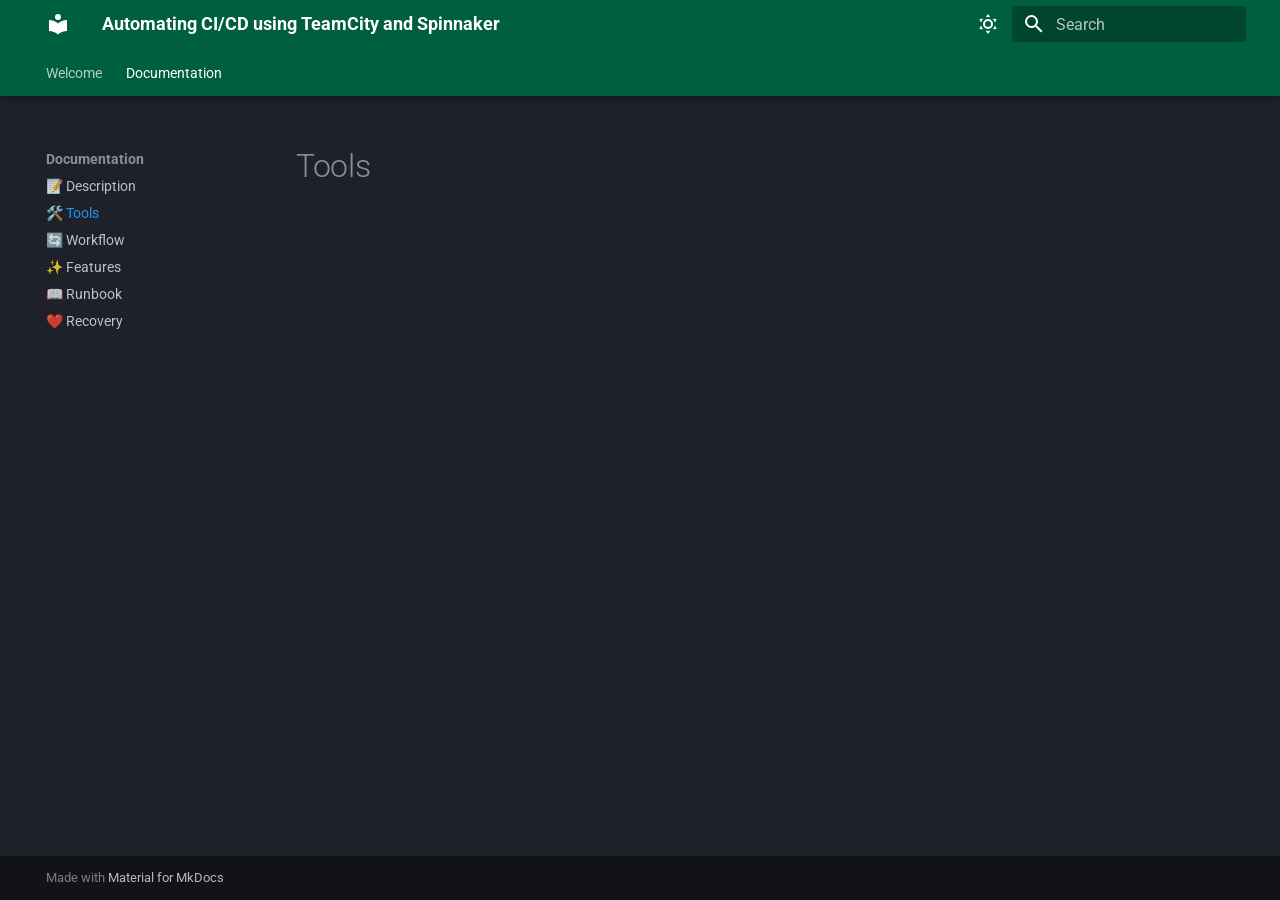
<file: tools/index.html>
<!doctype html>
<html lang="en" class="no-js">
  <head>
    
      <meta charset="utf-8">
      <meta name="viewport" content="width=device-width,initial-scale=1">
      
      
      
        <link rel="canonical" href="https://mydomain.org/mysite/tools/">
      
      
        <link rel="prev" href="../description/">
      
      
        <link rel="next" href="../workflow/">
      
      
      <link rel="icon" href="../assets/images/favicon.png">
      <meta name="generator" content="mkdocs-1.6.1, mkdocs-material-9.6.18">
    
    
      
        <title>🛠️ Tools - Automating CI/CD using TeamCity and Spinnaker</title>
      
    
    
      <link rel="stylesheet" href="../assets/stylesheets/main.7e37652d.min.css">
      
        
        <link rel="stylesheet" href="../assets/stylesheets/palette.06af60db.min.css">
      
      


    
    
      
    
    
      
        
        
        <link rel="preconnect" href="https://fonts.gstatic.com" crossorigin>
        <link rel="stylesheet" href="https://fonts.googleapis.com/css?family=Roboto:300,300i,400,400i,700,700i%7CRoboto+Mono:400,400i,700,700i&display=fallback">
        <style>:root{--md-text-font:"Roboto";--md-code-font:"Roboto Mono"}</style>
      
    
    
      <link rel="stylesheet" href="../css/extra.css">
    
    <script>__md_scope=new URL("..",location),__md_hash=e=>[...e].reduce(((e,_)=>(e<<5)-e+_.charCodeAt(0)),0),__md_get=(e,_=localStorage,t=__md_scope)=>JSON.parse(_.getItem(t.pathname+"."+e)),__md_set=(e,_,t=localStorage,a=__md_scope)=>{try{t.setItem(a.pathname+"."+e,JSON.stringify(_))}catch(e){}}</script>
    
      

    
    
    
  </head>
  
  
    
    
      
    
    
    
    
    <body dir="ltr" data-md-color-scheme="slate" data-md-color-primary="blue" data-md-color-accent="green">
  
    
    <input class="md-toggle" data-md-toggle="drawer" type="checkbox" id="__drawer" autocomplete="off">
    <input class="md-toggle" data-md-toggle="search" type="checkbox" id="__search" autocomplete="off">
    <label class="md-overlay" for="__drawer"></label>
    <div data-md-component="skip">
      
        
        <a href="#tools" class="md-skip">
          Skip to content
        </a>
      
    </div>
    <div data-md-component="announce">
      
    </div>
    
    
      

  

<header class="md-header md-header--shadow md-header--lifted" data-md-component="header">
  <nav class="md-header__inner md-grid" aria-label="Header">
    <a href=".." title="Automating CI/CD using TeamCity and Spinnaker" class="md-header__button md-logo" aria-label="Automating CI/CD using TeamCity and Spinnaker" data-md-component="logo">
      
  
  <svg xmlns="http://www.w3.org/2000/svg" viewBox="0 0 24 24"><path d="M12 8a3 3 0 0 0 3-3 3 3 0 0 0-3-3 3 3 0 0 0-3 3 3 3 0 0 0 3 3m0 3.54C9.64 9.35 6.5 8 3 8v11c3.5 0 6.64 1.35 9 3.54 2.36-2.19 5.5-3.54 9-3.54V8c-3.5 0-6.64 1.35-9 3.54"/></svg>

    </a>
    <label class="md-header__button md-icon" for="__drawer">
      
      <svg xmlns="http://www.w3.org/2000/svg" viewBox="0 0 24 24"><path d="M3 6h18v2H3zm0 5h18v2H3zm0 5h18v2H3z"/></svg>
    </label>
    <div class="md-header__title" data-md-component="header-title">
      <div class="md-header__ellipsis">
        <div class="md-header__topic">
          <span class="md-ellipsis">
            Automating CI/CD using TeamCity and Spinnaker
          </span>
        </div>
        <div class="md-header__topic" data-md-component="header-topic">
          <span class="md-ellipsis">
            
              🛠️ Tools
            
          </span>
        </div>
      </div>
    </div>
    
      
        <form class="md-header__option" data-md-component="palette">
  
    
    
    
    <input class="md-option" data-md-color-media="" data-md-color-scheme="slate" data-md-color-primary="blue" data-md-color-accent="green"  aria-label="Dark mode"  type="radio" name="__palette" id="__palette_0">
    
      <label class="md-header__button md-icon" title="Dark mode" for="__palette_1" hidden>
        <svg xmlns="http://www.w3.org/2000/svg" viewBox="0 0 24 24"><path d="M12 7a5 5 0 0 1 5 5 5 5 0 0 1-5 5 5 5 0 0 1-5-5 5 5 0 0 1 5-5m0 2a3 3 0 0 0-3 3 3 3 0 0 0 3 3 3 3 0 0 0 3-3 3 3 0 0 0-3-3m0-7 2.39 3.42C13.65 5.15 12.84 5 12 5s-1.65.15-2.39.42zM3.34 7l4.16-.35A7.2 7.2 0 0 0 5.94 8.5c-.44.74-.69 1.5-.83 2.29zm.02 10 1.76-3.77a7.131 7.131 0 0 0 2.38 4.14zM20.65 7l-1.77 3.79a7.02 7.02 0 0 0-2.38-4.15zm-.01 10-4.14.36c.59-.51 1.12-1.14 1.54-1.86.42-.73.69-1.5.83-2.29zM12 22l-2.41-3.44c.74.27 1.55.44 2.41.44.82 0 1.63-.17 2.37-.44z"/></svg>
      </label>
    
  
    
    
    
    <input class="md-option" data-md-color-media="" data-md-color-scheme="default" data-md-color-primary="blue" data-md-color-accent="green"  aria-label="Light mode"  type="radio" name="__palette" id="__palette_1">
    
      <label class="md-header__button md-icon" title="Light mode" for="__palette_0" hidden>
        <svg xmlns="http://www.w3.org/2000/svg" viewBox="0 0 24 24"><path d="m17.75 4.09-2.53 1.94.91 3.06-2.63-1.81-2.63 1.81.91-3.06-2.53-1.94L12.44 4l1.06-3 1.06 3zm3.5 6.91-1.64 1.25.59 1.98-1.7-1.17-1.7 1.17.59-1.98L15.75 11l2.06-.05L18.5 9l.69 1.95zm-2.28 4.95c.83-.08 1.72 1.1 1.19 1.85-.32.45-.66.87-1.08 1.27C15.17 23 8.84 23 4.94 19.07c-3.91-3.9-3.91-10.24 0-14.14.4-.4.82-.76 1.27-1.08.75-.53 1.93.36 1.85 1.19-.27 2.86.69 5.83 2.89 8.02a9.96 9.96 0 0 0 8.02 2.89m-1.64 2.02a12.08 12.08 0 0 1-7.8-3.47c-2.17-2.19-3.33-5-3.49-7.82-2.81 3.14-2.7 7.96.31 10.98 3.02 3.01 7.84 3.12 10.98.31"/></svg>
      </label>
    
  
</form>
      
    
    
      <script>var palette=__md_get("__palette");if(palette&&palette.color){if("(prefers-color-scheme)"===palette.color.media){var media=matchMedia("(prefers-color-scheme: light)"),input=document.querySelector(media.matches?"[data-md-color-media='(prefers-color-scheme: light)']":"[data-md-color-media='(prefers-color-scheme: dark)']");palette.color.media=input.getAttribute("data-md-color-media"),palette.color.scheme=input.getAttribute("data-md-color-scheme"),palette.color.primary=input.getAttribute("data-md-color-primary"),palette.color.accent=input.getAttribute("data-md-color-accent")}for(var[key,value]of Object.entries(palette.color))document.body.setAttribute("data-md-color-"+key,value)}</script>
    
    
    
      
      
        <label class="md-header__button md-icon" for="__search">
          
          <svg xmlns="http://www.w3.org/2000/svg" viewBox="0 0 24 24"><path d="M9.5 3A6.5 6.5 0 0 1 16 9.5c0 1.61-.59 3.09-1.56 4.23l.27.27h.79l5 5-1.5 1.5-5-5v-.79l-.27-.27A6.52 6.52 0 0 1 9.5 16 6.5 6.5 0 0 1 3 9.5 6.5 6.5 0 0 1 9.5 3m0 2C7 5 5 7 5 9.5S7 14 9.5 14 14 12 14 9.5 12 5 9.5 5"/></svg>
        </label>
        <div class="md-search" data-md-component="search" role="dialog">
  <label class="md-search__overlay" for="__search"></label>
  <div class="md-search__inner" role="search">
    <form class="md-search__form" name="search">
      <input type="text" class="md-search__input" name="query" aria-label="Search" placeholder="Search" autocapitalize="off" autocorrect="off" autocomplete="off" spellcheck="false" data-md-component="search-query" required>
      <label class="md-search__icon md-icon" for="__search">
        
        <svg xmlns="http://www.w3.org/2000/svg" viewBox="0 0 24 24"><path d="M9.5 3A6.5 6.5 0 0 1 16 9.5c0 1.61-.59 3.09-1.56 4.23l.27.27h.79l5 5-1.5 1.5-5-5v-.79l-.27-.27A6.52 6.52 0 0 1 9.5 16 6.5 6.5 0 0 1 3 9.5 6.5 6.5 0 0 1 9.5 3m0 2C7 5 5 7 5 9.5S7 14 9.5 14 14 12 14 9.5 12 5 9.5 5"/></svg>
        
        <svg xmlns="http://www.w3.org/2000/svg" viewBox="0 0 24 24"><path d="M20 11v2H8l5.5 5.5-1.42 1.42L4.16 12l7.92-7.92L13.5 5.5 8 11z"/></svg>
      </label>
      <nav class="md-search__options" aria-label="Search">
        
        <button type="reset" class="md-search__icon md-icon" title="Clear" aria-label="Clear" tabindex="-1">
          
          <svg xmlns="http://www.w3.org/2000/svg" viewBox="0 0 24 24"><path d="M19 6.41 17.59 5 12 10.59 6.41 5 5 6.41 10.59 12 5 17.59 6.41 19 12 13.41 17.59 19 19 17.59 13.41 12z"/></svg>
        </button>
      </nav>
      
    </form>
    <div class="md-search__output">
      <div class="md-search__scrollwrap" tabindex="0" data-md-scrollfix>
        <div class="md-search-result" data-md-component="search-result">
          <div class="md-search-result__meta">
            Initializing search
          </div>
          <ol class="md-search-result__list" role="presentation"></ol>
        </div>
      </div>
    </div>
  </div>
</div>
      
    
    
  </nav>
  
    
      
<nav class="md-tabs" aria-label="Tabs" data-md-component="tabs">
  <div class="md-grid">
    <ul class="md-tabs__list">
      
        
  
  
  
  
    <li class="md-tabs__item">
      <a href=".." class="md-tabs__link">
        
  
  
    
  
  Welcome

      </a>
    </li>
  

      
        
  
  
  
    
  
  
    
    
      <li class="md-tabs__item md-tabs__item--active">
        <a href="../description/" class="md-tabs__link">
          
  
  
  Documentation

        </a>
      </li>
    
  

      
    </ul>
  </div>
</nav>
    
  
</header>
    
    <div class="md-container" data-md-component="container">
      
      
        
      
      <main class="md-main" data-md-component="main">
        <div class="md-main__inner md-grid">
          
            
              
              <div class="md-sidebar md-sidebar--primary" data-md-component="sidebar" data-md-type="navigation" >
                <div class="md-sidebar__scrollwrap">
                  <div class="md-sidebar__inner">
                    


  


<nav class="md-nav md-nav--primary md-nav--lifted" aria-label="Navigation" data-md-level="0">
  <label class="md-nav__title" for="__drawer">
    <a href=".." title="Automating CI/CD using TeamCity and Spinnaker" class="md-nav__button md-logo" aria-label="Automating CI/CD using TeamCity and Spinnaker" data-md-component="logo">
      
  
  <svg xmlns="http://www.w3.org/2000/svg" viewBox="0 0 24 24"><path d="M12 8a3 3 0 0 0 3-3 3 3 0 0 0-3-3 3 3 0 0 0-3 3 3 3 0 0 0 3 3m0 3.54C9.64 9.35 6.5 8 3 8v11c3.5 0 6.64 1.35 9 3.54 2.36-2.19 5.5-3.54 9-3.54V8c-3.5 0-6.64 1.35-9 3.54"/></svg>

    </a>
    Automating CI/CD using TeamCity and Spinnaker
  </label>
  
  <ul class="md-nav__list" data-md-scrollfix>
    
      
      
  
  
  
  
    <li class="md-nav__item">
      <a href=".." class="md-nav__link">
        
  
  
  <span class="md-ellipsis">
    Welcome
    
  </span>
  

      </a>
    </li>
  

    
      
      
  
  
    
  
  
  
    
    
    
    
      
        
        
      
      
    
    
    <li class="md-nav__item md-nav__item--active md-nav__item--section md-nav__item--nested">
      
        
        
        <input class="md-nav__toggle md-toggle " type="checkbox" id="__nav_2" checked>
        
          
          <label class="md-nav__link" for="__nav_2" id="__nav_2_label" tabindex="">
            
  
  
  <span class="md-ellipsis">
    Documentation
    
  </span>
  

            <span class="md-nav__icon md-icon"></span>
          </label>
        
        <nav class="md-nav" data-md-level="1" aria-labelledby="__nav_2_label" aria-expanded="true">
          <label class="md-nav__title" for="__nav_2">
            <span class="md-nav__icon md-icon"></span>
            Documentation
          </label>
          <ul class="md-nav__list" data-md-scrollfix>
            
              
                
  
  
  
  
    <li class="md-nav__item">
      <a href="../description/" class="md-nav__link">
        
  
  
  <span class="md-ellipsis">
    📝 Description
    
  </span>
  

      </a>
    </li>
  

              
            
              
                
  
  
    
  
  
  
    <li class="md-nav__item md-nav__item--active">
      
      <input class="md-nav__toggle md-toggle" type="checkbox" id="__toc">
      
      
        
      
      
      <a href="./" class="md-nav__link md-nav__link--active">
        
  
  
  <span class="md-ellipsis">
    🛠️ Tools
    
  </span>
  

      </a>
      
    </li>
  

              
            
              
                
  
  
  
  
    <li class="md-nav__item">
      <a href="../workflow/" class="md-nav__link">
        
  
  
  <span class="md-ellipsis">
    🔄 Workflow
    
  </span>
  

      </a>
    </li>
  

              
            
              
                
  
  
  
  
    <li class="md-nav__item">
      <a href="../features/" class="md-nav__link">
        
  
  
  <span class="md-ellipsis">
    ✨ Features
    
  </span>
  

      </a>
    </li>
  

              
            
              
                
  
  
  
  
    <li class="md-nav__item">
      <a href="../runbook/" class="md-nav__link">
        
  
  
  <span class="md-ellipsis">
    📖 Runbook
    
  </span>
  

      </a>
    </li>
  

              
            
              
                
  
  
  
  
    <li class="md-nav__item">
      <a href="../recovery/" class="md-nav__link">
        
  
  
  <span class="md-ellipsis">
    ❤️ Recovery
    
  </span>
  

      </a>
    </li>
  

              
            
          </ul>
        </nav>
      
    </li>
  

    
  </ul>
</nav>
                  </div>
                </div>
              </div>
            
            
              
              <div class="md-sidebar md-sidebar--secondary" data-md-component="sidebar" data-md-type="toc" >
                <div class="md-sidebar__scrollwrap">
                  <div class="md-sidebar__inner">
                    

<nav class="md-nav md-nav--secondary" aria-label="Table of contents">
  
  
  
    
  
  
</nav>
                  </div>
                </div>
              </div>
            
          
          
            <div class="md-content" data-md-component="content">
              <article class="md-content__inner md-typeset">
                
                  



<h1 id="tools">Tools</h1>












                
              </article>
            </div>
          
          
<script>var target=document.getElementById(location.hash.slice(1));target&&target.name&&(target.checked=target.name.startsWith("__tabbed_"))</script>
        </div>
        
          <button type="button" class="md-top md-icon" data-md-component="top" hidden>
  
  <svg xmlns="http://www.w3.org/2000/svg" viewBox="0 0 24 24"><path d="M13 20h-2V8l-5.5 5.5-1.42-1.42L12 4.16l7.92 7.92-1.42 1.42L13 8z"/></svg>
  Back to top
</button>
        
      </main>
      
        <footer class="md-footer">
  
  <div class="md-footer-meta md-typeset">
    <div class="md-footer-meta__inner md-grid">
      <div class="md-copyright">
  
  
    Made with
    <a href="https://squidfunk.github.io/mkdocs-material/" target="_blank" rel="noopener">
      Material for MkDocs
    </a>
  
</div>
      
    </div>
  </div>
</footer>
      
    </div>
    <div class="md-dialog" data-md-component="dialog">
      <div class="md-dialog__inner md-typeset"></div>
    </div>
    
      <div class="md-progress" data-md-component="progress" role="progressbar"></div>
    
    
    
      
      <script id="__config" type="application/json">{"base": "..", "features": ["navigation.instant", "navigation.tabs", "navigation.tabs.sticky", "navigation.instant.progress", "navigation.expand", "navigation.top"], "search": "../assets/javascripts/workers/search.973d3a69.min.js", "tags": null, "translations": {"clipboard.copied": "Copied to clipboard", "clipboard.copy": "Copy to clipboard", "search.result.more.one": "1 more on this page", "search.result.more.other": "# more on this page", "search.result.none": "No matching documents", "search.result.one": "1 matching document", "search.result.other": "# matching documents", "search.result.placeholder": "Type to start searching", "search.result.term.missing": "Missing", "select.version": "Select version"}, "version": null}</script>
    
    
      <script src="../assets/javascripts/bundle.92b07e13.min.js"></script>
      
    
  </body>
</html>
</file>
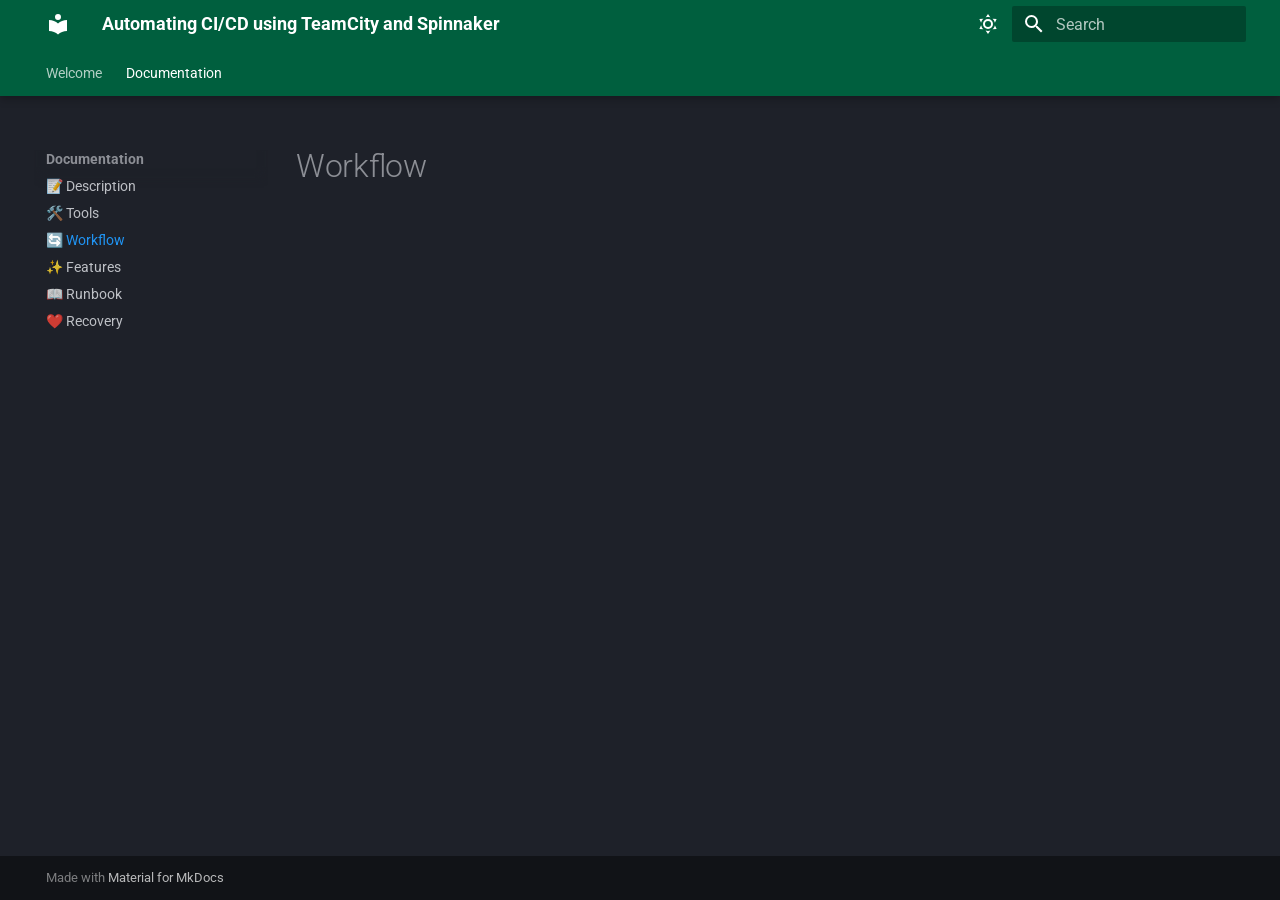
<file: workflow/index.html>
<!doctype html>
<html lang="en" class="no-js">
  <head>
    
      <meta charset="utf-8">
      <meta name="viewport" content="width=device-width,initial-scale=1">
      
      
      
        <link rel="canonical" href="https://mydomain.org/mysite/workflow/">
      
      
        <link rel="prev" href="../tools/">
      
      
        <link rel="next" href="../features/">
      
      
      <link rel="icon" href="../assets/images/favicon.png">
      <meta name="generator" content="mkdocs-1.6.1, mkdocs-material-9.6.18">
    
    
      
        <title>🔄 Workflow - Automating CI/CD using TeamCity and Spinnaker</title>
      
    
    
      <link rel="stylesheet" href="../assets/stylesheets/main.7e37652d.min.css">
      
        
        <link rel="stylesheet" href="../assets/stylesheets/palette.06af60db.min.css">
      
      


    
    
      
    
    
      
        
        
        <link rel="preconnect" href="https://fonts.gstatic.com" crossorigin>
        <link rel="stylesheet" href="https://fonts.googleapis.com/css?family=Roboto:300,300i,400,400i,700,700i%7CRoboto+Mono:400,400i,700,700i&display=fallback">
        <style>:root{--md-text-font:"Roboto";--md-code-font:"Roboto Mono"}</style>
      
    
    
      <link rel="stylesheet" href="../css/extra.css">
    
    <script>__md_scope=new URL("..",location),__md_hash=e=>[...e].reduce(((e,_)=>(e<<5)-e+_.charCodeAt(0)),0),__md_get=(e,_=localStorage,t=__md_scope)=>JSON.parse(_.getItem(t.pathname+"."+e)),__md_set=(e,_,t=localStorage,a=__md_scope)=>{try{t.setItem(a.pathname+"."+e,JSON.stringify(_))}catch(e){}}</script>
    
      

    
    
    
  </head>
  
  
    
    
      
    
    
    
    
    <body dir="ltr" data-md-color-scheme="slate" data-md-color-primary="blue" data-md-color-accent="green">
  
    
    <input class="md-toggle" data-md-toggle="drawer" type="checkbox" id="__drawer" autocomplete="off">
    <input class="md-toggle" data-md-toggle="search" type="checkbox" id="__search" autocomplete="off">
    <label class="md-overlay" for="__drawer"></label>
    <div data-md-component="skip">
      
        
        <a href="#workflow" class="md-skip">
          Skip to content
        </a>
      
    </div>
    <div data-md-component="announce">
      
    </div>
    
    
      

  

<header class="md-header md-header--shadow md-header--lifted" data-md-component="header">
  <nav class="md-header__inner md-grid" aria-label="Header">
    <a href=".." title="Automating CI/CD using TeamCity and Spinnaker" class="md-header__button md-logo" aria-label="Automating CI/CD using TeamCity and Spinnaker" data-md-component="logo">
      
  
  <svg xmlns="http://www.w3.org/2000/svg" viewBox="0 0 24 24"><path d="M12 8a3 3 0 0 0 3-3 3 3 0 0 0-3-3 3 3 0 0 0-3 3 3 3 0 0 0 3 3m0 3.54C9.64 9.35 6.5 8 3 8v11c3.5 0 6.64 1.35 9 3.54 2.36-2.19 5.5-3.54 9-3.54V8c-3.5 0-6.64 1.35-9 3.54"/></svg>

    </a>
    <label class="md-header__button md-icon" for="__drawer">
      
      <svg xmlns="http://www.w3.org/2000/svg" viewBox="0 0 24 24"><path d="M3 6h18v2H3zm0 5h18v2H3zm0 5h18v2H3z"/></svg>
    </label>
    <div class="md-header__title" data-md-component="header-title">
      <div class="md-header__ellipsis">
        <div class="md-header__topic">
          <span class="md-ellipsis">
            Automating CI/CD using TeamCity and Spinnaker
          </span>
        </div>
        <div class="md-header__topic" data-md-component="header-topic">
          <span class="md-ellipsis">
            
              🔄 Workflow
            
          </span>
        </div>
      </div>
    </div>
    
      
        <form class="md-header__option" data-md-component="palette">
  
    
    
    
    <input class="md-option" data-md-color-media="" data-md-color-scheme="slate" data-md-color-primary="blue" data-md-color-accent="green"  aria-label="Dark mode"  type="radio" name="__palette" id="__palette_0">
    
      <label class="md-header__button md-icon" title="Dark mode" for="__palette_1" hidden>
        <svg xmlns="http://www.w3.org/2000/svg" viewBox="0 0 24 24"><path d="M12 7a5 5 0 0 1 5 5 5 5 0 0 1-5 5 5 5 0 0 1-5-5 5 5 0 0 1 5-5m0 2a3 3 0 0 0-3 3 3 3 0 0 0 3 3 3 3 0 0 0 3-3 3 3 0 0 0-3-3m0-7 2.39 3.42C13.65 5.15 12.84 5 12 5s-1.65.15-2.39.42zM3.34 7l4.16-.35A7.2 7.2 0 0 0 5.94 8.5c-.44.74-.69 1.5-.83 2.29zm.02 10 1.76-3.77a7.131 7.131 0 0 0 2.38 4.14zM20.65 7l-1.77 3.79a7.02 7.02 0 0 0-2.38-4.15zm-.01 10-4.14.36c.59-.51 1.12-1.14 1.54-1.86.42-.73.69-1.5.83-2.29zM12 22l-2.41-3.44c.74.27 1.55.44 2.41.44.82 0 1.63-.17 2.37-.44z"/></svg>
      </label>
    
  
    
    
    
    <input class="md-option" data-md-color-media="" data-md-color-scheme="default" data-md-color-primary="blue" data-md-color-accent="green"  aria-label="Light mode"  type="radio" name="__palette" id="__palette_1">
    
      <label class="md-header__button md-icon" title="Light mode" for="__palette_0" hidden>
        <svg xmlns="http://www.w3.org/2000/svg" viewBox="0 0 24 24"><path d="m17.75 4.09-2.53 1.94.91 3.06-2.63-1.81-2.63 1.81.91-3.06-2.53-1.94L12.44 4l1.06-3 1.06 3zm3.5 6.91-1.64 1.25.59 1.98-1.7-1.17-1.7 1.17.59-1.98L15.75 11l2.06-.05L18.5 9l.69 1.95zm-2.28 4.95c.83-.08 1.72 1.1 1.19 1.85-.32.45-.66.87-1.08 1.27C15.17 23 8.84 23 4.94 19.07c-3.91-3.9-3.91-10.24 0-14.14.4-.4.82-.76 1.27-1.08.75-.53 1.93.36 1.85 1.19-.27 2.86.69 5.83 2.89 8.02a9.96 9.96 0 0 0 8.02 2.89m-1.64 2.02a12.08 12.08 0 0 1-7.8-3.47c-2.17-2.19-3.33-5-3.49-7.82-2.81 3.14-2.7 7.96.31 10.98 3.02 3.01 7.84 3.12 10.98.31"/></svg>
      </label>
    
  
</form>
      
    
    
      <script>var palette=__md_get("__palette");if(palette&&palette.color){if("(prefers-color-scheme)"===palette.color.media){var media=matchMedia("(prefers-color-scheme: light)"),input=document.querySelector(media.matches?"[data-md-color-media='(prefers-color-scheme: light)']":"[data-md-color-media='(prefers-color-scheme: dark)']");palette.color.media=input.getAttribute("data-md-color-media"),palette.color.scheme=input.getAttribute("data-md-color-scheme"),palette.color.primary=input.getAttribute("data-md-color-primary"),palette.color.accent=input.getAttribute("data-md-color-accent")}for(var[key,value]of Object.entries(palette.color))document.body.setAttribute("data-md-color-"+key,value)}</script>
    
    
    
      
      
        <label class="md-header__button md-icon" for="__search">
          
          <svg xmlns="http://www.w3.org/2000/svg" viewBox="0 0 24 24"><path d="M9.5 3A6.5 6.5 0 0 1 16 9.5c0 1.61-.59 3.09-1.56 4.23l.27.27h.79l5 5-1.5 1.5-5-5v-.79l-.27-.27A6.52 6.52 0 0 1 9.5 16 6.5 6.5 0 0 1 3 9.5 6.5 6.5 0 0 1 9.5 3m0 2C7 5 5 7 5 9.5S7 14 9.5 14 14 12 14 9.5 12 5 9.5 5"/></svg>
        </label>
        <div class="md-search" data-md-component="search" role="dialog">
  <label class="md-search__overlay" for="__search"></label>
  <div class="md-search__inner" role="search">
    <form class="md-search__form" name="search">
      <input type="text" class="md-search__input" name="query" aria-label="Search" placeholder="Search" autocapitalize="off" autocorrect="off" autocomplete="off" spellcheck="false" data-md-component="search-query" required>
      <label class="md-search__icon md-icon" for="__search">
        
        <svg xmlns="http://www.w3.org/2000/svg" viewBox="0 0 24 24"><path d="M9.5 3A6.5 6.5 0 0 1 16 9.5c0 1.61-.59 3.09-1.56 4.23l.27.27h.79l5 5-1.5 1.5-5-5v-.79l-.27-.27A6.52 6.52 0 0 1 9.5 16 6.5 6.5 0 0 1 3 9.5 6.5 6.5 0 0 1 9.5 3m0 2C7 5 5 7 5 9.5S7 14 9.5 14 14 12 14 9.5 12 5 9.5 5"/></svg>
        
        <svg xmlns="http://www.w3.org/2000/svg" viewBox="0 0 24 24"><path d="M20 11v2H8l5.5 5.5-1.42 1.42L4.16 12l7.92-7.92L13.5 5.5 8 11z"/></svg>
      </label>
      <nav class="md-search__options" aria-label="Search">
        
        <button type="reset" class="md-search__icon md-icon" title="Clear" aria-label="Clear" tabindex="-1">
          
          <svg xmlns="http://www.w3.org/2000/svg" viewBox="0 0 24 24"><path d="M19 6.41 17.59 5 12 10.59 6.41 5 5 6.41 10.59 12 5 17.59 6.41 19 12 13.41 17.59 19 19 17.59 13.41 12z"/></svg>
        </button>
      </nav>
      
    </form>
    <div class="md-search__output">
      <div class="md-search__scrollwrap" tabindex="0" data-md-scrollfix>
        <div class="md-search-result" data-md-component="search-result">
          <div class="md-search-result__meta">
            Initializing search
          </div>
          <ol class="md-search-result__list" role="presentation"></ol>
        </div>
      </div>
    </div>
  </div>
</div>
      
    
    
  </nav>
  
    
      
<nav class="md-tabs" aria-label="Tabs" data-md-component="tabs">
  <div class="md-grid">
    <ul class="md-tabs__list">
      
        
  
  
  
  
    <li class="md-tabs__item">
      <a href=".." class="md-tabs__link">
        
  
  
    
  
  Welcome

      </a>
    </li>
  

      
        
  
  
  
    
  
  
    
    
      <li class="md-tabs__item md-tabs__item--active">
        <a href="../description/" class="md-tabs__link">
          
  
  
  Documentation

        </a>
      </li>
    
  

      
    </ul>
  </div>
</nav>
    
  
</header>
    
    <div class="md-container" data-md-component="container">
      
      
        
      
      <main class="md-main" data-md-component="main">
        <div class="md-main__inner md-grid">
          
            
              
              <div class="md-sidebar md-sidebar--primary" data-md-component="sidebar" data-md-type="navigation" >
                <div class="md-sidebar__scrollwrap">
                  <div class="md-sidebar__inner">
                    


  


<nav class="md-nav md-nav--primary md-nav--lifted" aria-label="Navigation" data-md-level="0">
  <label class="md-nav__title" for="__drawer">
    <a href=".." title="Automating CI/CD using TeamCity and Spinnaker" class="md-nav__button md-logo" aria-label="Automating CI/CD using TeamCity and Spinnaker" data-md-component="logo">
      
  
  <svg xmlns="http://www.w3.org/2000/svg" viewBox="0 0 24 24"><path d="M12 8a3 3 0 0 0 3-3 3 3 0 0 0-3-3 3 3 0 0 0-3 3 3 3 0 0 0 3 3m0 3.54C9.64 9.35 6.5 8 3 8v11c3.5 0 6.64 1.35 9 3.54 2.36-2.19 5.5-3.54 9-3.54V8c-3.5 0-6.64 1.35-9 3.54"/></svg>

    </a>
    Automating CI/CD using TeamCity and Spinnaker
  </label>
  
  <ul class="md-nav__list" data-md-scrollfix>
    
      
      
  
  
  
  
    <li class="md-nav__item">
      <a href=".." class="md-nav__link">
        
  
  
  <span class="md-ellipsis">
    Welcome
    
  </span>
  

      </a>
    </li>
  

    
      
      
  
  
    
  
  
  
    
    
    
    
      
        
        
      
      
    
    
    <li class="md-nav__item md-nav__item--active md-nav__item--section md-nav__item--nested">
      
        
        
        <input class="md-nav__toggle md-toggle " type="checkbox" id="__nav_2" checked>
        
          
          <label class="md-nav__link" for="__nav_2" id="__nav_2_label" tabindex="">
            
  
  
  <span class="md-ellipsis">
    Documentation
    
  </span>
  

            <span class="md-nav__icon md-icon"></span>
          </label>
        
        <nav class="md-nav" data-md-level="1" aria-labelledby="__nav_2_label" aria-expanded="true">
          <label class="md-nav__title" for="__nav_2">
            <span class="md-nav__icon md-icon"></span>
            Documentation
          </label>
          <ul class="md-nav__list" data-md-scrollfix>
            
              
                
  
  
  
  
    <li class="md-nav__item">
      <a href="../description/" class="md-nav__link">
        
  
  
  <span class="md-ellipsis">
    📝 Description
    
  </span>
  

      </a>
    </li>
  

              
            
              
                
  
  
  
  
    <li class="md-nav__item">
      <a href="../tools/" class="md-nav__link">
        
  
  
  <span class="md-ellipsis">
    🛠️ Tools
    
  </span>
  

      </a>
    </li>
  

              
            
              
                
  
  
    
  
  
  
    <li class="md-nav__item md-nav__item--active">
      
      <input class="md-nav__toggle md-toggle" type="checkbox" id="__toc">
      
      
        
      
      
      <a href="./" class="md-nav__link md-nav__link--active">
        
  
  
  <span class="md-ellipsis">
    🔄 Workflow
    
  </span>
  

      </a>
      
    </li>
  

              
            
              
                
  
  
  
  
    <li class="md-nav__item">
      <a href="../features/" class="md-nav__link">
        
  
  
  <span class="md-ellipsis">
    ✨ Features
    
  </span>
  

      </a>
    </li>
  

              
            
              
                
  
  
  
  
    <li class="md-nav__item">
      <a href="../runbook/" class="md-nav__link">
        
  
  
  <span class="md-ellipsis">
    📖 Runbook
    
  </span>
  

      </a>
    </li>
  

              
            
              
                
  
  
  
  
    <li class="md-nav__item">
      <a href="../recovery/" class="md-nav__link">
        
  
  
  <span class="md-ellipsis">
    ❤️ Recovery
    
  </span>
  

      </a>
    </li>
  

              
            
          </ul>
        </nav>
      
    </li>
  

    
  </ul>
</nav>
                  </div>
                </div>
              </div>
            
            
              
              <div class="md-sidebar md-sidebar--secondary" data-md-component="sidebar" data-md-type="toc" >
                <div class="md-sidebar__scrollwrap">
                  <div class="md-sidebar__inner">
                    

<nav class="md-nav md-nav--secondary" aria-label="Table of contents">
  
  
  
    
  
  
</nav>
                  </div>
                </div>
              </div>
            
          
          
            <div class="md-content" data-md-component="content">
              <article class="md-content__inner md-typeset">
                
                  



<h1 id="workflow">Workflow</h1>












                
              </article>
            </div>
          
          
<script>var target=document.getElementById(location.hash.slice(1));target&&target.name&&(target.checked=target.name.startsWith("__tabbed_"))</script>
        </div>
        
          <button type="button" class="md-top md-icon" data-md-component="top" hidden>
  
  <svg xmlns="http://www.w3.org/2000/svg" viewBox="0 0 24 24"><path d="M13 20h-2V8l-5.5 5.5-1.42-1.42L12 4.16l7.92 7.92-1.42 1.42L13 8z"/></svg>
  Back to top
</button>
        
      </main>
      
        <footer class="md-footer">
  
  <div class="md-footer-meta md-typeset">
    <div class="md-footer-meta__inner md-grid">
      <div class="md-copyright">
  
  
    Made with
    <a href="https://squidfunk.github.io/mkdocs-material/" target="_blank" rel="noopener">
      Material for MkDocs
    </a>
  
</div>
      
    </div>
  </div>
</footer>
      
    </div>
    <div class="md-dialog" data-md-component="dialog">
      <div class="md-dialog__inner md-typeset"></div>
    </div>
    
      <div class="md-progress" data-md-component="progress" role="progressbar"></div>
    
    
    
      
      <script id="__config" type="application/json">{"base": "..", "features": ["navigation.instant", "navigation.tabs", "navigation.tabs.sticky", "navigation.instant.progress", "navigation.expand", "navigation.top"], "search": "../assets/javascripts/workers/search.973d3a69.min.js", "tags": null, "translations": {"clipboard.copied": "Copied to clipboard", "clipboard.copy": "Copy to clipboard", "search.result.more.one": "1 more on this page", "search.result.more.other": "# more on this page", "search.result.none": "No matching documents", "search.result.one": "1 matching document", "search.result.other": "# matching documents", "search.result.placeholder": "Type to start searching", "search.result.term.missing": "Missing", "select.version": "Select version"}, "version": null}</script>
    
    
      <script src="../assets/javascripts/bundle.92b07e13.min.js"></script>
      
    
  </body>
</html>
</file>
<file: css/extra.css>
/* Change navigation background color */
.md-header, 
.md-tabs {
  background-color: #005f3e !important;
}

/* Optional: change nav link hover/focus color */
.md-nav__link:hover, 
.md-nav__link:focus {
  color: #ffffff !important;
}
</file>
<file: assets/stylesheets/main.7e37652d.min.css>
@charset "UTF-8";html{-webkit-text-size-adjust:none;-moz-text-size-adjust:none;text-size-adjust:none;box-sizing:border-box}*,:after,:before{box-sizing:inherit}@media (prefers-reduced-motion){*,:after,:before{transition:none!important}}body{margin:0}a,button,input,label{-webkit-tap-highlight-color:transparent}a{color:inherit;text-decoration:none}hr{border:0;box-sizing:initial;display:block;height:.05rem;overflow:visible;padding:0}small{font-size:80%}sub,sup{line-height:1em}img{border-style:none}table{border-collapse:initial;border-spacing:0}td,th{font-weight:400;vertical-align:top}button{background:#0000;border:0;font-family:inherit;font-size:inherit;margin:0;padding:0}input{border:0;outline:none}:root{--md-primary-fg-color:#4051b5;--md-primary-fg-color--light:#5d6cc0;--md-primary-fg-color--dark:#303fa1;--md-primary-bg-color:#fff;--md-primary-bg-color--light:#ffffffb3;--md-accent-fg-color:#526cfe;--md-accent-fg-color--transparent:#526cfe1a;--md-accent-bg-color:#fff;--md-accent-bg-color--light:#ffffffb3}[data-md-color-scheme=default]{color-scheme:light}[data-md-color-scheme=default] img[src$="#gh-dark-mode-only"],[data-md-color-scheme=default] img[src$="#only-dark"]{display:none}:root,[data-md-color-scheme=default]{--md-hue:225deg;--md-default-fg-color:#000000de;--md-default-fg-color--light:#0000008a;--md-default-fg-color--lighter:#00000052;--md-default-fg-color--lightest:#00000012;--md-default-bg-color:#fff;--md-default-bg-color--light:#ffffffb3;--md-default-bg-color--lighter:#ffffff4d;--md-default-bg-color--lightest:#ffffff1f;--md-code-fg-color:#36464e;--md-code-bg-color:#f5f5f5;--md-code-hl-color:#4287ff;--md-code-hl-color--light:#4287ff1a;--md-code-hl-number-color:#d52a2a;--md-code-hl-special-color:#db1457;--md-code-hl-function-color:#a846b9;--md-code-hl-constant-color:#6e59d9;--md-code-hl-keyword-color:#3f6ec6;--md-code-hl-string-color:#1c7d4d;--md-code-hl-name-color:var(--md-code-fg-color);--md-code-hl-operator-color:var(--md-default-fg-color--light);--md-code-hl-punctuation-color:var(--md-default-fg-color--light);--md-code-hl-comment-color:var(--md-default-fg-color--light);--md-code-hl-generic-color:var(--md-default-fg-color--light);--md-code-hl-variable-color:var(--md-default-fg-color--light);--md-typeset-color:var(--md-default-fg-color);--md-typeset-a-color:var(--md-primary-fg-color);--md-typeset-del-color:#f5503d26;--md-typeset-ins-color:#0bd57026;--md-typeset-kbd-color:#fafafa;--md-typeset-kbd-accent-color:#fff;--md-typeset-kbd-border-color:#b8b8b8;--md-typeset-mark-color:#ffff0080;--md-typeset-table-color:#0000001f;--md-typeset-table-color--light:rgba(0,0,0,.035);--md-admonition-fg-color:var(--md-default-fg-color);--md-admonition-bg-color:var(--md-default-bg-color);--md-warning-fg-color:#000000de;--md-warning-bg-color:#ff9;--md-footer-fg-color:#fff;--md-footer-fg-color--light:#ffffffb3;--md-footer-fg-color--lighter:#ffffff73;--md-footer-bg-color:#000000de;--md-footer-bg-color--dark:#00000052;--md-shadow-z1:0 0.2rem 0.5rem #0000000d,0 0 0.05rem #0000001a;--md-shadow-z2:0 0.2rem 0.5rem #0000001a,0 0 0.05rem #00000040;--md-shadow-z3:0 0.2rem 0.5rem #0003,0 0 0.05rem #00000059}.md-icon svg{fill:currentcolor;display:block;height:1.2rem;width:1.2rem}body{-webkit-font-smoothing:antialiased;-moz-osx-font-smoothing:grayscale;--md-text-font-family:var(--md-text-font,_),-apple-system,BlinkMacSystemFont,Helvetica,Arial,sans-serif;--md-code-font-family:var(--md-code-font,_),SFMono-Regular,Consolas,Menlo,monospace}aside,body,input{font-feature-settings:"kern","liga";color:var(--md-typeset-color);font-family:var(--md-text-font-family)}code,kbd,pre{font-feature-settings:"kern";font-family:var(--md-code-font-family)}:root{--md-typeset-table-sort-icon:url('data:image/svg+xml;charset=utf-8,<svg xmlns="http://www.w3.org/2000/svg" viewBox="0 0 24 24"><path d="m18 21-4-4h3V7h-3l4-4 4 4h-3v10h3M2 19v-2h10v2M2 13v-2h7v2M2 7V5h4v2z"/></svg>');--md-typeset-table-sort-icon--asc:url('data:image/svg+xml;charset=utf-8,<svg xmlns="http://www.w3.org/2000/svg" viewBox="0 0 24 24"><path d="M19 17h3l-4 4-4-4h3V3h2M2 17h10v2H2M6 5v2H2V5m0 6h7v2H2z"/></svg>');--md-typeset-table-sort-icon--desc:url('data:image/svg+xml;charset=utf-8,<svg xmlns="http://www.w3.org/2000/svg" viewBox="0 0 24 24"><path d="M19 7h3l-4-4-4 4h3v14h2M2 17h10v2H2M6 5v2H2V5m0 6h7v2H2z"/></svg>')}.md-typeset{-webkit-print-color-adjust:exact;color-adjust:exact;font-size:.8rem;line-height:1.6;overflow-wrap:break-word}@media print{.md-typeset{font-size:.68rem}}.md-typeset blockquote,.md-typeset dl,.md-typeset figure,.md-typeset ol,.md-typeset pre,.md-typeset ul{margin-bottom:1em;margin-top:1em}.md-typeset h1{color:var(--md-default-fg-color--light);font-size:2em;line-height:1.3;margin:0 0 1.25em}.md-typeset h1,.md-typeset h2{font-weight:300;letter-spacing:-.01em}.md-typeset h2{font-size:1.5625em;line-height:1.4;margin:1.6em 0 .64em}.md-typeset h3{font-size:1.25em;font-weight:400;letter-spacing:-.01em;line-height:1.5;margin:1.6em 0 .8em}.md-typeset h2+h3{margin-top:.8em}.md-typeset h4{font-weight:700;letter-spacing:-.01em;margin:1em 0}.md-typeset h5,.md-typeset h6{color:var(--md-default-fg-color--light);font-size:.8em;font-weight:700;letter-spacing:-.01em;margin:1.25em 0}.md-typeset h5{text-transform:uppercase}.md-typeset h5 code{text-transform:none}.md-typeset hr{border-bottom:.05rem solid var(--md-default-fg-color--lightest);display:flow-root;margin:1.5em 0}.md-typeset a{color:var(--md-typeset-a-color);word-break:break-word}.md-typeset a,.md-typeset a:before{transition:color 125ms}.md-typeset a:focus,.md-typeset a:hover{color:var(--md-accent-fg-color)}.md-typeset a:focus code,.md-typeset a:hover code{background-color:var(--md-accent-fg-color--transparent)}.md-typeset a code{color:currentcolor;transition:background-color 125ms}.md-typeset a.focus-visible{outline-color:var(--md-accent-fg-color);outline-offset:.2rem}.md-typeset code,.md-typeset kbd,.md-typeset pre{color:var(--md-code-fg-color);direction:ltr;font-variant-ligatures:none}@media print{.md-typeset code,.md-typeset kbd,.md-typeset pre{white-space:pre-wrap}}.md-typeset code{background-color:var(--md-code-bg-color);border-radius:.1rem;-webkit-box-decoration-break:clone;box-decoration-break:clone;font-size:.85em;padding:0 .2941176471em;word-break:break-word}.md-typeset code:not(.focus-visible){-webkit-tap-highlight-color:transparent;outline:none}.md-typeset pre{display:flow-root;line-height:1.4;position:relative}.md-typeset pre>code{-webkit-box-decoration-break:slice;box-decoration-break:slice;box-shadow:none;display:block;margin:0;outline-color:var(--md-accent-fg-color);overflow:auto;padding:.7720588235em 1.1764705882em;scrollbar-color:var(--md-default-fg-color--lighter) #0000;scrollbar-width:thin;touch-action:auto;word-break:normal}.md-typeset pre>code:hover{scrollbar-color:var(--md-accent-fg-color) #0000}.md-typeset pre>code::-webkit-scrollbar{height:.2rem;width:.2rem}.md-typeset pre>code::-webkit-scrollbar-thumb{background-color:var(--md-default-fg-color--lighter)}.md-typeset pre>code::-webkit-scrollbar-thumb:hover{background-color:var(--md-accent-fg-color)}.md-typeset kbd{background-color:var(--md-typeset-kbd-color);border-radius:.1rem;box-shadow:0 .1rem 0 .05rem var(--md-typeset-kbd-border-color),0 .1rem 0 var(--md-typeset-kbd-border-color),0 -.1rem .2rem var(--md-typeset-kbd-accent-color) inset;color:var(--md-default-fg-color);display:inline-block;font-size:.75em;padding:0 .6666666667em;vertical-align:text-top;word-break:break-word}.md-typeset mark{background-color:var(--md-typeset-mark-color);-webkit-box-decoration-break:clone;box-decoration-break:clone;color:inherit;word-break:break-word}.md-typeset abbr{border-bottom:.05rem dotted var(--md-default-fg-color--light);cursor:help;text-decoration:none}.md-typeset small{opacity:.75}[dir=ltr] .md-typeset sub,[dir=ltr] .md-typeset sup{margin-left:.078125em}[dir=rtl] .md-typeset sub,[dir=rtl] .md-typeset sup{margin-right:.078125em}[dir=ltr] .md-typeset blockquote{padding-left:.6rem}[dir=rtl] .md-typeset blockquote{padding-right:.6rem}[dir=ltr] .md-typeset blockquote{border-left:.2rem solid var(--md-default-fg-color--lighter)}[dir=rtl] .md-typeset blockquote{border-right:.2rem solid var(--md-default-fg-color--lighter)}.md-typeset blockquote{color:var(--md-default-fg-color--light);margin-left:0;margin-right:0}.md-typeset ul{list-style-type:disc}.md-typeset ul[type]{list-style-type:revert-layer}[dir=ltr] .md-typeset ol,[dir=ltr] .md-typeset ul{margin-left:.625em}[dir=rtl] .md-typeset ol,[dir=rtl] .md-typeset ul{margin-right:.625em}.md-typeset ol,.md-typeset ul{padding:0}.md-typeset ol:not([hidden]),.md-typeset ul:not([hidden]){display:flow-root}.md-typeset ol ol,.md-typeset ul ol{list-style-type:lower-alpha}.md-typeset ol ol ol,.md-typeset ul ol ol{list-style-type:lower-roman}.md-typeset ol ol ol ol,.md-typeset ul ol ol ol{list-style-type:upper-alpha}.md-typeset ol ol ol ol ol,.md-typeset ul ol ol ol ol{list-style-type:upper-roman}.md-typeset ol[type],.md-typeset ul[type]{list-style-type:revert-layer}[dir=ltr] .md-typeset ol li,[dir=ltr] .md-typeset ul li{margin-left:1.25em}[dir=rtl] .md-typeset ol li,[dir=rtl] .md-typeset ul li{margin-right:1.25em}.md-typeset ol li,.md-typeset ul li{margin-bottom:.5em}.md-typeset ol li blockquote,.md-typeset ol li p,.md-typeset ul li blockquote,.md-typeset ul li p{margin:.5em 0}.md-typeset ol li:last-child,.md-typeset ul li:last-child{margin-bottom:0}[dir=ltr] .md-typeset ol li ol,[dir=ltr] .md-typeset ol li ul,[dir=ltr] .md-typeset ul li ol,[dir=ltr] .md-typeset ul li ul{margin-left:.625em}[dir=rtl] .md-typeset ol li ol,[dir=rtl] .md-typeset ol li ul,[dir=rtl] .md-typeset ul li ol,[dir=rtl] .md-typeset ul li ul{margin-right:.625em}.md-typeset ol li ol,.md-typeset ol li ul,.md-typeset ul li ol,.md-typeset ul li ul{margin-bottom:.5em;margin-top:.5em}[dir=ltr] .md-typeset dd{margin-left:1.875em}[dir=rtl] .md-typeset dd{margin-right:1.875em}.md-typeset dd{margin-bottom:1.5em;margin-top:1em}.md-typeset img,.md-typeset svg,.md-typeset video{height:auto;max-width:100%}.md-typeset img[align=left]{margin:1em 1em 1em 0}.md-typeset img[align=right]{margin:1em 0 1em 1em}.md-typeset img[align]:only-child{margin-top:0}.md-typeset figure{display:flow-root;margin:1em auto;max-width:100%;text-align:center;width:-moz-fit-content;width:fit-content}.md-typeset figure img{display:block;margin:0 auto}.md-typeset figcaption{font-style:italic;margin:1em auto;max-width:24rem}.md-typeset iframe{max-width:100%}.md-typeset table:not([class]){background-color:var(--md-default-bg-color);border:.05rem solid var(--md-typeset-table-color);border-radius:.1rem;display:inline-block;font-size:.64rem;max-width:100%;overflow:auto;touch-action:auto}@media print{.md-typeset table:not([class]){display:table}}.md-typeset table:not([class])+*{margin-top:1.5em}.md-typeset table:not([class]) td>:first-child,.md-typeset table:not([class]) th>:first-child{margin-top:0}.md-typeset table:not([class]) td>:last-child,.md-typeset table:not([class]) th>:last-child{margin-bottom:0}.md-typeset table:not([class]) td:not([align]),.md-typeset table:not([class]) th:not([align]){text-align:left}[dir=rtl] .md-typeset table:not([class]) td:not([align]),[dir=rtl] .md-typeset table:not([class]) th:not([align]){text-align:right}.md-typeset table:not([class]) th{font-weight:700;min-width:5rem;padding:.9375em 1.25em;vertical-align:top}.md-typeset table:not([class]) td{border-top:.05rem solid var(--md-typeset-table-color);padding:.9375em 1.25em;vertical-align:top}.md-typeset table:not([class]) tbody tr{transition:background-color 125ms}.md-typeset table:not([class]) tbody tr:hover{background-color:var(--md-typeset-table-color--light);box-shadow:0 .05rem 0 var(--md-default-bg-color) inset}.md-typeset table:not([class]) a{word-break:normal}.md-typeset table th[role=columnheader]{cursor:pointer}[dir=ltr] .md-typeset table th[role=columnheader]:after{margin-left:.5em}[dir=rtl] .md-typeset table th[role=columnheader]:after{margin-right:.5em}.md-typeset table th[role=columnheader]:after{content:"";display:inline-block;height:1.2em;-webkit-mask-image:var(--md-typeset-table-sort-icon);mask-image:var(--md-typeset-table-sort-icon);-webkit-mask-repeat:no-repeat;mask-repeat:no-repeat;-webkit-mask-size:contain;mask-size:contain;transition:background-color 125ms;vertical-align:text-bottom;width:1.2em}.md-typeset table th[role=columnheader]:hover:after{background-color:var(--md-default-fg-color--lighter)}.md-typeset table th[role=columnheader][aria-sort=ascending]:after{background-color:var(--md-default-fg-color--light);-webkit-mask-image:var(--md-typeset-table-sort-icon--asc);mask-image:var(--md-typeset-table-sort-icon--asc)}.md-typeset table th[role=columnheader][aria-sort=descending]:after{background-color:var(--md-default-fg-color--light);-webkit-mask-image:var(--md-typeset-table-sort-icon--desc);mask-image:var(--md-typeset-table-sort-icon--desc)}.md-typeset__scrollwrap{margin:1em -.8rem;overflow-x:auto;touch-action:auto}.md-typeset__table{display:inline-block;margin-bottom:.5em;padding:0 .8rem}@media print{.md-typeset__table{display:block}}html .md-typeset__table table{display:table;margin:0;overflow:hidden;width:100%}@media screen and (max-width:44.984375em){.md-content__inner>pre{margin:1em -.8rem}.md-content__inner>pre code{border-radius:0}}.md-typeset .md-author{border-radius:100%;display:block;flex-shrink:0;height:1.6rem;overflow:hidden;position:relative;transition:color 125ms,transform 125ms;width:1.6rem}.md-typeset .md-author img{display:block}.md-typeset .md-author--more{background:var(--md-default-fg-color--lightest);color:var(--md-default-fg-color--lighter);font-size:.6rem;font-weight:700;line-height:1.6rem;text-align:center}.md-typeset .md-author--long{height:2.4rem;width:2.4rem}.md-typeset a.md-author{transform:scale(1)}.md-typeset a.md-author img{border-radius:100%;filter:grayscale(100%) opacity(75%);transition:filter 125ms}.md-typeset a.md-author:focus,.md-typeset a.md-author:hover{transform:scale(1.1);z-index:1}.md-typeset a.md-author:focus img,.md-typeset a.md-author:hover img{filter:grayscale(0)}.md-banner{background-color:var(--md-footer-bg-color);color:var(--md-footer-fg-color);overflow:auto}@media print{.md-banner{display:none}}.md-banner--warning{background-color:var(--md-warning-bg-color);color:var(--md-warning-fg-color)}.md-banner__inner{font-size:.7rem;margin:.6rem auto;padding:0 .8rem}[dir=ltr] .md-banner__button{float:right}[dir=rtl] .md-banner__button{float:left}.md-banner__button{color:inherit;cursor:pointer;transition:opacity .25s}.no-js .md-banner__button{display:none}.md-banner__button:hover{opacity:.7}html{font-size:125%;height:100%;overflow-x:hidden}@media screen and (min-width:100em){html{font-size:137.5%}}@media screen and (min-width:125em){html{font-size:150%}}body{background-color:var(--md-default-bg-color);display:flex;flex-direction:column;font-size:.5rem;min-height:100%;position:relative;width:100%}@media print{body{display:block}}@media screen and (max-width:59.984375em){body[data-md-scrolllock]{position:fixed}}.md-grid{margin-left:auto;margin-right:auto;max-width:61rem}.md-container{display:flex;flex-direction:column;flex-grow:1}@media print{.md-container{display:block}}.md-main{flex-grow:1}.md-main__inner{display:flex;height:100%;margin-top:1.5rem}.md-ellipsis{overflow:hidden;text-overflow:ellipsis}.md-toggle{display:none}.md-option{height:0;opacity:0;position:absolute;width:0}.md-option:checked+label:not([hidden]){display:block}.md-option.focus-visible+label{outline-color:var(--md-accent-fg-color);outline-style:auto}.md-skip{background-color:var(--md-default-fg-color);border-radius:.1rem;color:var(--md-default-bg-color);font-size:.64rem;margin:.5rem;opacity:0;outline-color:var(--md-accent-fg-color);padding:.3rem .5rem;position:fixed;transform:translateY(.4rem);z-index:-1}.md-skip:focus{opacity:1;transform:translateY(0);transition:transform .25s cubic-bezier(.4,0,.2,1),opacity 175ms 75ms;z-index:10}@page{margin:25mm}:root{--md-clipboard-icon:url('data:image/svg+xml;charset=utf-8,<svg xmlns="http://www.w3.org/2000/svg" viewBox="0 0 24 24"><path d="M19 21H8V7h11m0-2H8a2 2 0 0 0-2 2v14a2 2 0 0 0 2 2h11a2 2 0 0 0 2-2V7a2 2 0 0 0-2-2m-3-4H4a2 2 0 0 0-2 2v14h2V3h12z"/></svg>')}.md-clipboard{border-radius:.1rem;color:var(--md-default-fg-color--lightest);cursor:pointer;height:1.5em;outline-color:var(--md-accent-fg-color);outline-offset:.1rem;position:absolute;right:.5em;top:.5em;transition:color .25s;width:1.5em;z-index:1}@media print{.md-clipboard{display:none}}.md-clipboard:not(.focus-visible){-webkit-tap-highlight-color:transparent;outline:none}:hover>.md-clipboard{color:var(--md-default-fg-color--light)}.md-clipboard:focus,.md-clipboard:hover{color:var(--md-accent-fg-color)}.md-clipboard:after{background-color:currentcolor;content:"";display:block;height:1.125em;margin:0 auto;-webkit-mask-image:var(--md-clipboard-icon);mask-image:var(--md-clipboard-icon);-webkit-mask-position:center;mask-position:center;-webkit-mask-repeat:no-repeat;mask-repeat:no-repeat;-webkit-mask-size:contain;mask-size:contain;width:1.125em}.md-clipboard--inline{cursor:pointer}.md-clipboard--inline code{transition:color .25s,background-color .25s}.md-clipboard--inline:focus code,.md-clipboard--inline:hover code{background-color:var(--md-accent-fg-color--transparent);color:var(--md-accent-fg-color)}.md-typeset .md-code__content{display:grid}@keyframes consent{0%{opacity:0;transform:translateY(100%)}to{opacity:1;transform:translateY(0)}}@keyframes overlay{0%{opacity:0}to{opacity:1}}.md-consent__overlay{animation:overlay .25s both;-webkit-backdrop-filter:blur(.1rem);backdrop-filter:blur(.1rem);background-color:#0000008a;height:100%;opacity:1;position:fixed;top:0;width:100%;z-index:5}.md-consent__inner{animation:consent .5s cubic-bezier(.1,.7,.1,1) both;background-color:var(--md-default-bg-color);border:0;border-radius:.1rem;bottom:0;box-shadow:0 0 .2rem #0000001a,0 .2rem .4rem #0003;max-height:100%;overflow:auto;padding:0;position:fixed;width:100%;z-index:5}.md-consent__form{padding:.8rem}.md-consent__settings{display:none;margin:1em 0}input:checked+.md-consent__settings{display:block}.md-consent__controls{margin-bottom:.8rem}.md-typeset .md-consent__controls .md-button{display:inline}@media screen and (max-width:44.984375em){.md-typeset .md-consent__controls .md-button{display:block;margin-top:.4rem;text-align:center;width:100%}}.md-consent label{cursor:pointer}.md-content{flex-grow:1;min-width:0}.md-content__inner{margin:0 .8rem 1.2rem;padding-top:.6rem}@media screen and (min-width:76.25em){[dir=ltr] .md-sidebar--primary:not([hidden])~.md-content>.md-content__inner{margin-left:1.2rem}[dir=ltr] .md-sidebar--secondary:not([hidden])~.md-content>.md-content__inner,[dir=rtl] .md-sidebar--primary:not([hidden])~.md-content>.md-content__inner{margin-right:1.2rem}[dir=rtl] .md-sidebar--secondary:not([hidden])~.md-content>.md-content__inner{margin-left:1.2rem}}.md-content__inner:before{content:"";display:block;height:.4rem}.md-content__inner>:last-child{margin-bottom:0}[dir=ltr] .md-content__button{float:right}[dir=rtl] .md-content__button{float:left}[dir=ltr] .md-content__button{margin-left:.4rem}[dir=rtl] .md-content__button{margin-right:.4rem}.md-content__button{margin:.4rem 0;padding:0}@media print{.md-content__button{display:none}}.md-typeset .md-content__button{color:var(--md-default-fg-color--lighter)}.md-content__button svg{display:inline;vertical-align:top}[dir=rtl] .md-content__button svg{transform:scaleX(-1)}[dir=ltr] .md-dialog{right:.8rem}[dir=rtl] .md-dialog{left:.8rem}.md-dialog{background-color:var(--md-default-fg-color);border-radius:.1rem;bottom:.8rem;box-shadow:var(--md-shadow-z3);min-width:11.1rem;opacity:0;padding:.4rem .6rem;pointer-events:none;position:fixed;transform:translateY(100%);transition:transform 0ms .4s,opacity .4s;z-index:4}@media print{.md-dialog{display:none}}.md-dialog--active{opacity:1;pointer-events:auto;transform:translateY(0);transition:transform .4s cubic-bezier(.075,.85,.175,1),opacity .4s}.md-dialog__inner{color:var(--md-default-bg-color);font-size:.7rem}.md-feedback{margin:2em 0 1em;text-align:center}.md-feedback fieldset{border:none;margin:0;padding:0}.md-feedback__title{font-weight:700;margin:1em auto}.md-feedback__inner{position:relative}.md-feedback__list{display:flex;flex-wrap:wrap;place-content:baseline center;position:relative}.md-feedback__list:hover .md-icon:not(:disabled){color:var(--md-default-fg-color--lighter)}:disabled .md-feedback__list{min-height:1.8rem}.md-feedback__icon{color:var(--md-default-fg-color--light);cursor:pointer;flex-shrink:0;margin:0 .1rem;transition:color 125ms}.md-feedback__icon:not(:disabled).md-icon:hover{color:var(--md-accent-fg-color)}.md-feedback__icon:disabled{color:var(--md-default-fg-color--lightest);pointer-events:none}.md-feedback__note{opacity:0;position:relative;transform:translateY(.4rem);transition:transform .4s cubic-bezier(.1,.7,.1,1),opacity .15s}.md-feedback__note>*{margin:0 auto;max-width:16rem}:disabled .md-feedback__note{opacity:1;transform:translateY(0)}@media print{.md-feedback{display:none}}.md-footer{background-color:var(--md-footer-bg-color);color:var(--md-footer-fg-color)}@media print{.md-footer{display:none}}.md-footer__inner{justify-content:space-between;overflow:auto;padding:.2rem}.md-footer__inner:not([hidden]){display:flex}.md-footer__link{align-items:end;display:flex;flex-grow:0.01;margin-bottom:.4rem;margin-top:1rem;max-width:100%;outline-color:var(--md-accent-fg-color);overflow:hidden;transition:opacity .25s}.md-footer__link:focus,.md-footer__link:hover{opacity:.7}[dir=rtl] .md-footer__link svg{transform:scaleX(-1)}@media screen and (max-width:44.984375em){.md-footer__link--prev{flex-shrink:0}.md-footer__link--prev .md-footer__title{display:none}}[dir=ltr] .md-footer__link--next{margin-left:auto}[dir=rtl] .md-footer__link--next{margin-right:auto}.md-footer__link--next{text-align:right}[dir=rtl] .md-footer__link--next{text-align:left}.md-footer__title{flex-grow:1;font-size:.9rem;margin-bottom:.7rem;max-width:calc(100% - 2.4rem);padding:0 1rem;white-space:nowrap}.md-footer__button{margin:.2rem;padding:.4rem}.md-footer__direction{font-size:.64rem;opacity:.7}.md-footer-meta{background-color:var(--md-footer-bg-color--dark)}.md-footer-meta__inner{display:flex;flex-wrap:wrap;justify-content:space-between;padding:.2rem}html .md-footer-meta.md-typeset a{color:var(--md-footer-fg-color--light)}html .md-footer-meta.md-typeset a:focus,html .md-footer-meta.md-typeset a:hover{color:var(--md-footer-fg-color)}.md-copyright{color:var(--md-footer-fg-color--lighter);font-size:.64rem;margin:auto .6rem;padding:.4rem 0;width:100%}@media screen and (min-width:45em){.md-copyright{width:auto}}.md-copyright__highlight{color:var(--md-footer-fg-color--light)}.md-social{display:inline-flex;gap:.2rem;margin:0 .4rem;padding:.2rem 0 .6rem}@media screen and (min-width:45em){.md-social{padding:.6rem 0}}.md-social__link{display:inline-block;height:1.6rem;text-align:center;width:1.6rem}.md-social__link:before{line-height:1.9}.md-social__link svg{fill:currentcolor;max-height:.8rem;vertical-align:-25%}.md-typeset .md-button{border:.1rem solid;border-radius:.1rem;color:var(--md-primary-fg-color);cursor:pointer;display:inline-block;font-weight:700;padding:.625em 2em;transition:color 125ms,background-color 125ms,border-color 125ms}.md-typeset .md-button--primary{background-color:var(--md-primary-fg-color);border-color:var(--md-primary-fg-color);color:var(--md-primary-bg-color)}.md-typeset .md-button:focus,.md-typeset .md-button:hover{background-color:var(--md-accent-fg-color);border-color:var(--md-accent-fg-color);color:var(--md-accent-bg-color)}[dir=ltr] .md-typeset .md-input{border-top-left-radius:.1rem}[dir=ltr] .md-typeset .md-input,[dir=rtl] .md-typeset .md-input{border-top-right-radius:.1rem}[dir=rtl] .md-typeset .md-input{border-top-left-radius:.1rem}.md-typeset .md-input{border-bottom:.1rem solid var(--md-default-fg-color--lighter);box-shadow:var(--md-shadow-z1);font-size:.8rem;height:1.8rem;padding:0 .6rem;transition:border .25s,box-shadow .25s}.md-typeset .md-input:focus,.md-typeset .md-input:hover{border-bottom-color:var(--md-accent-fg-color);box-shadow:var(--md-shadow-z2)}.md-typeset .md-input--stretch{width:100%}.md-header{background-color:var(--md-primary-fg-color);box-shadow:0 0 .2rem #0000,0 .2rem .4rem #0000;color:var(--md-primary-bg-color);display:block;left:0;position:sticky;right:0;top:0;z-index:4}@media print{.md-header{display:none}}.md-header[hidden]{transform:translateY(-100%);transition:transform .25s cubic-bezier(.8,0,.6,1),box-shadow .25s}.md-header--shadow{box-shadow:0 0 .2rem #0000001a,0 .2rem .4rem #0003;transition:transform .25s cubic-bezier(.1,.7,.1,1),box-shadow .25s}.md-header__inner{align-items:center;display:flex;padding:0 .2rem}.md-header__button{color:currentcolor;cursor:pointer;margin:.2rem;outline-color:var(--md-accent-fg-color);padding:.4rem;position:relative;transition:opacity .25s;vertical-align:middle;z-index:1}.md-header__button:hover{opacity:.7}.md-header__button:not([hidden]){display:inline-block}.md-header__button:not(.focus-visible){-webkit-tap-highlight-color:transparent;outline:none}.md-header__button.md-logo{margin:.2rem;padding:.4rem}@media screen and (max-width:76.234375em){.md-header__button.md-logo{display:none}}.md-header__button.md-logo img,.md-header__button.md-logo svg{fill:currentcolor;display:block;height:1.2rem;width:auto}@media screen and (min-width:60em){.md-header__button[for=__search]{display:none}}.no-js .md-header__button[for=__search]{display:none}[dir=rtl] .md-header__button[for=__search] svg{transform:scaleX(-1)}@media screen and (min-width:76.25em){.md-header__button[for=__drawer]{display:none}}.md-header__topic{display:flex;max-width:100%;position:absolute;transition:transform .4s cubic-bezier(.1,.7,.1,1),opacity .15s;white-space:nowrap}.md-header__topic+.md-header__topic{opacity:0;pointer-events:none;transform:translateX(1.25rem);transition:transform .4s cubic-bezier(1,.7,.1,.1),opacity .15s;z-index:-1}[dir=rtl] .md-header__topic+.md-header__topic{transform:translateX(-1.25rem)}.md-header__topic:first-child{font-weight:700}[dir=ltr] .md-header__title{margin-left:1rem;margin-right:.4rem}[dir=rtl] .md-header__title{margin-left:.4rem;margin-right:1rem}.md-header__title{flex-grow:1;font-size:.9rem;height:2.4rem;line-height:2.4rem}.md-header__title--active .md-header__topic{opacity:0;pointer-events:none;transform:translateX(-1.25rem);transition:transform .4s cubic-bezier(1,.7,.1,.1),opacity .15s;z-index:-1}[dir=rtl] .md-header__title--active .md-header__topic{transform:translateX(1.25rem)}.md-header__title--active .md-header__topic+.md-header__topic{opacity:1;pointer-events:auto;transform:translateX(0);transition:transform .4s cubic-bezier(.1,.7,.1,1),opacity .15s;z-index:0}.md-header__title>.md-header__ellipsis{height:100%;position:relative;width:100%}.md-header__option{display:flex;flex-shrink:0;max-width:100%;transition:max-width 0ms .25s,opacity .25s .25s;white-space:nowrap}[data-md-toggle=search]:checked~.md-header .md-header__option{max-width:0;opacity:0;transition:max-width 0ms,opacity 0ms}.md-header__option>input{bottom:0}.md-header__source{display:none}@media screen and (min-width:60em){[dir=ltr] .md-header__source{margin-left:1rem}[dir=rtl] .md-header__source{margin-right:1rem}.md-header__source{display:block;max-width:11.7rem;width:11.7rem}}@media screen and (min-width:76.25em){[dir=ltr] .md-header__source{margin-left:1.4rem}[dir=rtl] .md-header__source{margin-right:1.4rem}}.md-meta{color:var(--md-default-fg-color--light);font-size:.7rem;line-height:1.3}.md-meta__list{display:inline-flex;flex-wrap:wrap;list-style:none;margin:0;padding:0}.md-meta__item:not(:last-child):after{content:"·";margin-left:.2rem;margin-right:.2rem}.md-meta__link{color:var(--md-typeset-a-color)}.md-meta__link:focus,.md-meta__link:hover{color:var(--md-accent-fg-color)}.md-draft{background-color:#ff1744;border-radius:.125em;color:#fff;display:inline-block;font-weight:700;padding-left:.5714285714em;padding-right:.5714285714em}:root{--md-nav-icon--prev:url('data:image/svg+xml;charset=utf-8,<svg xmlns="http://www.w3.org/2000/svg" viewBox="0 0 24 24"><path d="M20 11v2H8l5.5 5.5-1.42 1.42L4.16 12l7.92-7.92L13.5 5.5 8 11z"/></svg>');--md-nav-icon--next:url('data:image/svg+xml;charset=utf-8,<svg xmlns="http://www.w3.org/2000/svg" viewBox="0 0 24 24"><path d="M8.59 16.58 13.17 12 8.59 7.41 10 6l6 6-6 6z"/></svg>');--md-toc-icon:url('data:image/svg+xml;charset=utf-8,<svg xmlns="http://www.w3.org/2000/svg" viewBox="0 0 24 24"><path d="M3 9h14V7H3zm0 4h14v-2H3zm0 4h14v-2H3zm16 0h2v-2h-2zm0-10v2h2V7zm0 6h2v-2h-2z"/></svg>')}.md-nav{font-size:.7rem;line-height:1.3}.md-nav__title{color:var(--md-default-fg-color--light);display:block;font-weight:700;overflow:hidden;padding:0 .6rem;text-overflow:ellipsis}.md-nav__title .md-nav__button{display:none}.md-nav__title .md-nav__button img{height:100%;width:auto}.md-nav__title .md-nav__button.md-logo img,.md-nav__title .md-nav__button.md-logo svg{fill:currentcolor;display:block;height:2.4rem;max-width:100%;object-fit:contain;width:auto}.md-nav__list{list-style:none;margin:0;padding:0}.md-nav__link{align-items:flex-start;display:flex;gap:.4rem;margin-top:.625em;scroll-snap-align:start;transition:color 125ms}.md-nav__link--passed{color:var(--md-default-fg-color--light)}.md-nav__item .md-nav__link--active,.md-nav__item .md-nav__link--active code{color:var(--md-typeset-a-color)}.md-nav__link .md-ellipsis{position:relative}[dir=ltr] .md-nav__link .md-icon:last-child{margin-left:auto}[dir=rtl] .md-nav__link .md-icon:last-child{margin-right:auto}.md-nav__link svg{fill:currentcolor;flex-shrink:0;height:1.3em;position:relative}.md-nav__link[for]:focus,.md-nav__link[for]:hover,.md-nav__link[href]:focus,.md-nav__link[href]:hover{color:var(--md-accent-fg-color);cursor:pointer}.md-nav__link.focus-visible{outline-color:var(--md-accent-fg-color);outline-offset:.2rem}.md-nav--primary .md-nav__link[for=__toc]{display:none}.md-nav--primary .md-nav__link[for=__toc] .md-icon:after{background-color:currentcolor;display:block;height:100%;-webkit-mask-image:var(--md-toc-icon);mask-image:var(--md-toc-icon);width:100%}.md-nav--primary .md-nav__link[for=__toc]~.md-nav{display:none}.md-nav__container>.md-nav__link{margin-top:0}.md-nav__container>.md-nav__link:first-child{flex-grow:1;min-width:0}.md-nav__icon{flex-shrink:0}.md-nav__source{display:none}@media screen and (max-width:76.234375em){.md-nav--primary,.md-nav--primary .md-nav{background-color:var(--md-default-bg-color);display:flex;flex-direction:column;height:100%;left:0;position:absolute;right:0;top:0;z-index:1}.md-nav--primary .md-nav__item,.md-nav--primary .md-nav__title{font-size:.8rem;line-height:1.5}.md-nav--primary .md-nav__title{background-color:var(--md-default-fg-color--lightest);color:var(--md-default-fg-color--light);cursor:pointer;height:5.6rem;line-height:2.4rem;padding:3rem .8rem .2rem;position:relative;white-space:nowrap}[dir=ltr] .md-nav--primary .md-nav__title .md-nav__icon{left:.4rem}[dir=rtl] .md-nav--primary .md-nav__title .md-nav__icon{right:.4rem}.md-nav--primary .md-nav__title .md-nav__icon{display:block;height:1.2rem;margin:.2rem;position:absolute;top:.4rem;width:1.2rem}.md-nav--primary .md-nav__title .md-nav__icon:after{background-color:currentcolor;content:"";display:block;height:100%;-webkit-mask-image:var(--md-nav-icon--prev);mask-image:var(--md-nav-icon--prev);-webkit-mask-position:center;mask-position:center;-webkit-mask-repeat:no-repeat;mask-repeat:no-repeat;-webkit-mask-size:contain;mask-size:contain;width:100%}.md-nav--primary .md-nav__title~.md-nav__list{background-color:var(--md-default-bg-color);box-shadow:0 .05rem 0 var(--md-default-fg-color--lightest) inset;overflow-y:auto;scroll-snap-type:y mandatory;touch-action:pan-y}.md-nav--primary .md-nav__title~.md-nav__list>:first-child{border-top:0}.md-nav--primary .md-nav__title[for=__drawer]{background-color:var(--md-primary-fg-color);color:var(--md-primary-bg-color);font-weight:700}.md-nav--primary .md-nav__title .md-logo{display:block;left:.2rem;margin:.2rem;padding:.4rem;position:absolute;right:.2rem;top:.2rem}.md-nav--primary .md-nav__list{flex:1}.md-nav--primary .md-nav__item{border-top:.05rem solid var(--md-default-fg-color--lightest)}.md-nav--primary .md-nav__item--active>.md-nav__link{color:var(--md-typeset-a-color)}.md-nav--primary .md-nav__item--active>.md-nav__link:focus,.md-nav--primary .md-nav__item--active>.md-nav__link:hover{color:var(--md-accent-fg-color)}.md-nav--primary .md-nav__link{margin-top:0;padding:.6rem .8rem}.md-nav--primary .md-nav__link svg{margin-top:.1em}.md-nav--primary .md-nav__link>.md-nav__link{padding:0}[dir=ltr] .md-nav--primary .md-nav__link .md-nav__icon{margin-right:-.2rem}[dir=rtl] .md-nav--primary .md-nav__link .md-nav__icon{margin-left:-.2rem}.md-nav--primary .md-nav__link .md-nav__icon{font-size:1.2rem;height:1.2rem;width:1.2rem}.md-nav--primary .md-nav__link .md-nav__icon:after{background-color:currentcolor;content:"";display:block;height:100%;-webkit-mask-image:var(--md-nav-icon--next);mask-image:var(--md-nav-icon--next);-webkit-mask-position:center;mask-position:center;-webkit-mask-repeat:no-repeat;mask-repeat:no-repeat;-webkit-mask-size:contain;mask-size:contain;width:100%}[dir=rtl] .md-nav--primary .md-nav__icon:after{transform:scale(-1)}.md-nav--primary .md-nav--secondary .md-nav{background-color:initial;position:static}[dir=ltr] .md-nav--primary .md-nav--secondary .md-nav .md-nav__link{padding-left:1.4rem}[dir=rtl] .md-nav--primary .md-nav--secondary .md-nav .md-nav__link{padding-right:1.4rem}[dir=ltr] .md-nav--primary .md-nav--secondary .md-nav .md-nav .md-nav__link{padding-left:2rem}[dir=rtl] .md-nav--primary .md-nav--secondary .md-nav .md-nav .md-nav__link{padding-right:2rem}[dir=ltr] .md-nav--primary .md-nav--secondary .md-nav .md-nav .md-nav .md-nav__link{padding-left:2.6rem}[dir=rtl] .md-nav--primary .md-nav--secondary .md-nav .md-nav .md-nav .md-nav__link{padding-right:2.6rem}[dir=ltr] .md-nav--primary .md-nav--secondary .md-nav .md-nav .md-nav .md-nav .md-nav__link{padding-left:3.2rem}[dir=rtl] .md-nav--primary .md-nav--secondary .md-nav .md-nav .md-nav .md-nav .md-nav__link{padding-right:3.2rem}.md-nav--secondary{background-color:initial}.md-nav__toggle~.md-nav{display:flex;opacity:0;transform:translateX(100%);transition:transform .25s cubic-bezier(.8,0,.6,1),opacity 125ms 50ms}[dir=rtl] .md-nav__toggle~.md-nav{transform:translateX(-100%)}.md-nav__toggle:checked~.md-nav{opacity:1;transform:translateX(0);transition:transform .25s cubic-bezier(.4,0,.2,1),opacity 125ms 125ms}.md-nav__toggle:checked~.md-nav>.md-nav__list{-webkit-backface-visibility:hidden;backface-visibility:hidden}}@media screen and (max-width:59.984375em){.md-nav--primary .md-nav__link[for=__toc]{display:flex}.md-nav--primary .md-nav__link[for=__toc] .md-icon:after{content:""}.md-nav--primary .md-nav__link[for=__toc]+.md-nav__link{display:none}.md-nav--primary .md-nav__link[for=__toc]~.md-nav{display:flex}.md-nav__source{background-color:var(--md-primary-fg-color--dark);color:var(--md-primary-bg-color);display:block;padding:0 .2rem}}@media screen and (min-width:60em) and (max-width:76.234375em){.md-nav--integrated .md-nav__link[for=__toc]{display:flex}.md-nav--integrated .md-nav__link[for=__toc] .md-icon:after{content:""}.md-nav--integrated .md-nav__link[for=__toc]+.md-nav__link{display:none}.md-nav--integrated .md-nav__link[for=__toc]~.md-nav{display:flex}}@media screen and (min-width:60em){.md-nav{margin-bottom:-.4rem}.md-nav--secondary .md-nav__title{background:var(--md-default-bg-color);box-shadow:0 0 .4rem .4rem var(--md-default-bg-color);position:sticky;top:0;z-index:1}.md-nav--secondary .md-nav__title[for=__toc]{scroll-snap-align:start}.md-nav--secondary .md-nav__title .md-nav__icon{display:none}[dir=ltr] .md-nav--secondary .md-nav__list{padding-left:.6rem}[dir=rtl] .md-nav--secondary .md-nav__list{padding-right:.6rem}.md-nav--secondary .md-nav__list{padding-bottom:.4rem}[dir=ltr] .md-nav--secondary .md-nav__item>.md-nav__link{margin-right:.4rem}[dir=rtl] .md-nav--secondary .md-nav__item>.md-nav__link{margin-left:.4rem}}@media screen and (min-width:76.25em){.md-nav{margin-bottom:-.4rem;transition:max-height .25s cubic-bezier(.86,0,.07,1)}.md-nav--primary .md-nav__title{background:var(--md-default-bg-color);box-shadow:0 0 .4rem .4rem var(--md-default-bg-color);position:sticky;top:0;z-index:1}.md-nav--primary .md-nav__title[for=__drawer]{scroll-snap-align:start}.md-nav--primary .md-nav__title .md-nav__icon{display:none}[dir=ltr] .md-nav--primary .md-nav__list{padding-left:.6rem}[dir=rtl] .md-nav--primary .md-nav__list{padding-right:.6rem}.md-nav--primary .md-nav__list{padding-bottom:.4rem}[dir=ltr] .md-nav--primary .md-nav__item>.md-nav__link{margin-right:.4rem}[dir=rtl] .md-nav--primary .md-nav__item>.md-nav__link{margin-left:.4rem}.md-nav__toggle~.md-nav{display:grid;grid-template-rows:minmax(.4rem,0fr);opacity:0;transition:grid-template-rows .25s cubic-bezier(.86,0,.07,1),opacity .25s,visibility 0ms .25s;visibility:collapse}.md-nav__toggle~.md-nav>.md-nav__list{overflow:hidden}.md-nav__toggle.md-toggle--indeterminate~.md-nav,.md-nav__toggle:checked~.md-nav{grid-template-rows:minmax(.4rem,1fr);opacity:1;transition:grid-template-rows .25s cubic-bezier(.86,0,.07,1),opacity .15s .1s,visibility 0ms;visibility:visible}.md-nav__toggle.md-toggle--indeterminate~.md-nav{transition:none}.md-nav__item--nested>.md-nav>.md-nav__title{display:none}.md-nav__item--section{display:block;margin:1.25em 0}.md-nav__item--section:last-child{margin-bottom:0}.md-nav__item--section>.md-nav__link{font-weight:700}.md-nav__item--section>.md-nav__link[for]{color:var(--md-default-fg-color--light)}.md-nav__item--section>.md-nav__link:not(.md-nav__container){pointer-events:none}.md-nav__item--section>.md-nav__link .md-icon,.md-nav__item--section>.md-nav__link>[for]{display:none}[dir=ltr] .md-nav__item--section>.md-nav{margin-left:-.6rem}[dir=rtl] .md-nav__item--section>.md-nav{margin-right:-.6rem}.md-nav__item--section>.md-nav{display:block;opacity:1;visibility:visible}.md-nav__item--section>.md-nav>.md-nav__list>.md-nav__item{padding:0}.md-nav__icon{border-radius:100%;height:.9rem;transition:background-color .25s;width:.9rem}.md-nav__icon:hover{background-color:var(--md-accent-fg-color--transparent)}.md-nav__icon:after{background-color:currentcolor;border-radius:100%;content:"";display:inline-block;height:100%;-webkit-mask-image:var(--md-nav-icon--next);mask-image:var(--md-nav-icon--next);-webkit-mask-position:center;mask-position:center;-webkit-mask-repeat:no-repeat;mask-repeat:no-repeat;-webkit-mask-size:contain;mask-size:contain;transition:transform .25s;vertical-align:-.1rem;width:100%}[dir=rtl] .md-nav__icon:after{transform:rotate(180deg)}.md-nav__item--nested .md-nav__toggle:checked~.md-nav__link .md-nav__icon:after,.md-nav__item--nested .md-toggle--indeterminate~.md-nav__link .md-nav__icon:after{transform:rotate(90deg)}.md-nav--lifted>.md-nav__list>.md-nav__item,.md-nav--lifted>.md-nav__title{display:none}.md-nav--lifted>.md-nav__list>.md-nav__item--active{display:block}.md-nav--lifted>.md-nav__list>.md-nav__item--active>.md-nav__link{background:var(--md-default-bg-color);box-shadow:0 0 .4rem .4rem var(--md-default-bg-color);margin-top:0;position:sticky;top:0;z-index:1}.md-nav--lifted>.md-nav__list>.md-nav__item--active>.md-nav__link:not(.md-nav__container){pointer-events:none}.md-nav--lifted>.md-nav__list>.md-nav__item--active.md-nav__item--section{margin:0}[dir=ltr] .md-nav--lifted>.md-nav__list>.md-nav__item>.md-nav:not(.md-nav--secondary){margin-left:-.6rem}[dir=rtl] .md-nav--lifted>.md-nav__list>.md-nav__item>.md-nav:not(.md-nav--secondary){margin-right:-.6rem}.md-nav--lifted>.md-nav__list>.md-nav__item>[for]{color:var(--md-default-fg-color--light)}.md-nav--lifted .md-nav[data-md-level="1"]{grid-template-rows:minmax(.4rem,1fr);opacity:1;visibility:visible}[dir=ltr] .md-nav--integrated>.md-nav__list>.md-nav__item--active .md-nav--secondary{border-left:.05rem solid var(--md-primary-fg-color)}[dir=rtl] .md-nav--integrated>.md-nav__list>.md-nav__item--active .md-nav--secondary{border-right:.05rem solid var(--md-primary-fg-color)}.md-nav--integrated>.md-nav__list>.md-nav__item--active .md-nav--secondary{display:block;margin-bottom:1.25em;opacity:1;visibility:visible}.md-nav--integrated>.md-nav__list>.md-nav__item--active .md-nav--secondary>.md-nav__list{overflow:visible;padding-bottom:0}.md-nav--integrated>.md-nav__list>.md-nav__item--active .md-nav--secondary>.md-nav__title{display:none}}.md-pagination{font-size:.8rem;font-weight:700;gap:.4rem}.md-pagination,.md-pagination>*{align-items:center;display:flex;justify-content:center}.md-pagination>*{border-radius:.2rem;height:1.8rem;min-width:1.8rem;text-align:center}.md-pagination__current{background-color:var(--md-default-fg-color--lightest);color:var(--md-default-fg-color--light)}.md-pagination__link{transition:color 125ms,background-color 125ms}.md-pagination__link:focus,.md-pagination__link:hover{background-color:var(--md-accent-fg-color--transparent);color:var(--md-accent-fg-color)}.md-pagination__link:focus svg,.md-pagination__link:hover svg{color:var(--md-accent-fg-color)}.md-pagination__link.focus-visible{outline-color:var(--md-accent-fg-color);outline-offset:.2rem}.md-pagination__link svg{fill:currentcolor;color:var(--md-default-fg-color--lighter);display:block;max-height:100%;width:1.2rem}.md-post__back{border-bottom:.05rem solid var(--md-default-fg-color--lightest);margin-bottom:1.2rem;padding-bottom:1.2rem}@media screen and (max-width:76.234375em){.md-post__back{display:none}}[dir=rtl] .md-post__back svg{transform:scaleX(-1)}.md-post__authors{display:flex;flex-direction:column;gap:.6rem;margin:0 .6rem 1.2rem}.md-post .md-post__meta a{transition:color 125ms}.md-post .md-post__meta a:focus,.md-post .md-post__meta a:hover{color:var(--md-accent-fg-color)}.md-post__title{color:var(--md-default-fg-color--light);font-weight:700}.md-post--excerpt{margin-bottom:3.2rem}.md-post--excerpt .md-post__header{align-items:center;display:flex;gap:.6rem;min-height:1.6rem}.md-post--excerpt .md-post__authors{align-items:center;display:inline-flex;flex-direction:row;gap:.2rem;margin:0;min-height:2.4rem}[dir=ltr] .md-post--excerpt .md-post__meta .md-meta__list{margin-right:.4rem}[dir=rtl] .md-post--excerpt .md-post__meta .md-meta__list{margin-left:.4rem}.md-post--excerpt .md-post__content>:first-child{--md-scroll-margin:6rem;margin-top:0}.md-post>.md-nav--secondary{margin:1em 0}.md-profile{align-items:center;display:flex;font-size:.7rem;gap:.6rem;line-height:1.4;width:100%}.md-profile__description{flex-grow:1}.md-content--post{display:flex}@media screen and (max-width:76.234375em){.md-content--post{flex-flow:column-reverse}}.md-content--post>.md-content__inner{flex-grow:1;min-width:0}@media screen and (min-width:76.25em){[dir=ltr] .md-content--post>.md-content__inner{margin-left:1.2rem}[dir=rtl] .md-content--post>.md-content__inner{margin-right:1.2rem}}@media screen and (max-width:76.234375em){.md-sidebar.md-sidebar--post{padding:0;position:static;width:100%}.md-sidebar.md-sidebar--post .md-sidebar__scrollwrap{overflow:visible}.md-sidebar.md-sidebar--post .md-sidebar__inner{padding:0}.md-sidebar.md-sidebar--post .md-post__meta{margin-left:.6rem;margin-right:.6rem}.md-sidebar.md-sidebar--post .md-nav__item{border:none;display:inline}.md-sidebar.md-sidebar--post .md-nav__list{display:inline-flex;flex-wrap:wrap;gap:.6rem;padding-bottom:.6rem;padding-top:.6rem}.md-sidebar.md-sidebar--post .md-nav__link{padding:0}.md-sidebar.md-sidebar--post .md-nav{height:auto;margin-bottom:0;position:static}}:root{--md-progress-value:0;--md-progress-delay:400ms}.md-progress{background:var(--md-primary-bg-color);height:.075rem;opacity:min(clamp(0,var(--md-progress-value),1),clamp(0,100 - var(--md-progress-value),1));position:fixed;top:0;transform:scaleX(calc(var(--md-progress-value)*1%));transform-origin:left;transition:transform .5s cubic-bezier(.19,1,.22,1),opacity .25s var(--md-progress-delay);width:100%;z-index:4}:root{--md-search-result-icon:url('data:image/svg+xml;charset=utf-8,<svg xmlns="http://www.w3.org/2000/svg" viewBox="0 0 24 24"><path d="M14 2H6a2 2 0 0 0-2 2v16a2 2 0 0 0 2 2h7c-.41-.25-.8-.56-1.14-.9-.33-.33-.61-.7-.86-1.1H6V4h7v5h5v1.18c.71.16 1.39.43 2 .82V8zm6.31 16.9c1.33-2.11.69-4.9-1.4-6.22-2.11-1.33-4.91-.68-6.22 1.4-1.34 2.11-.69 4.89 1.4 6.22 1.46.93 3.32.93 4.79.02L22 23.39 23.39 22zm-3.81.1a2.5 2.5 0 0 1-2.5-2.5 2.5 2.5 0 0 1 2.5-2.5 2.5 2.5 0 0 1 2.5 2.5 2.5 2.5 0 0 1-2.5 2.5"/></svg>')}.md-search{position:relative}@media screen and (min-width:60em){.md-search{padding:.2rem 0}}.no-js .md-search{display:none}.md-search__overlay{opacity:0;z-index:1}@media screen and (max-width:59.984375em){[dir=ltr] .md-search__overlay{left:-2.2rem}[dir=rtl] .md-search__overlay{right:-2.2rem}.md-search__overlay{background-color:var(--md-default-bg-color);border-radius:1rem;height:2rem;overflow:hidden;pointer-events:none;position:absolute;top:-1rem;transform-origin:center;transition:transform .3s .1s,opacity .2s .2s;width:2rem}[data-md-toggle=search]:checked~.md-header .md-search__overlay{opacity:1;transition:transform .4s,opacity .1s}}@media screen and (min-width:60em){[dir=ltr] .md-search__overlay{left:0}[dir=rtl] .md-search__overlay{right:0}.md-search__overlay{background-color:#0000008a;cursor:pointer;height:0;position:fixed;top:0;transition:width 0ms .25s,height 0ms .25s,opacity .25s;width:0}[data-md-toggle=search]:checked~.md-header .md-search__overlay{height:200vh;opacity:1;transition:width 0ms,height 0ms,opacity .25s;width:100%}}@media screen and (max-width:29.984375em){[data-md-toggle=search]:checked~.md-header .md-search__overlay{transform:scale(45)}}@media screen and (min-width:30em) and (max-width:44.984375em){[data-md-toggle=search]:checked~.md-header .md-search__overlay{transform:scale(60)}}@media screen and (min-width:45em) and (max-width:59.984375em){[data-md-toggle=search]:checked~.md-header .md-search__overlay{transform:scale(75)}}.md-search__inner{-webkit-backface-visibility:hidden;backface-visibility:hidden}@media screen and (max-width:59.984375em){[dir=ltr] .md-search__inner{left:0}[dir=rtl] .md-search__inner{right:0}.md-search__inner{height:0;opacity:0;overflow:hidden;position:fixed;top:0;transform:translateX(5%);transition:width 0ms .3s,height 0ms .3s,transform .15s cubic-bezier(.4,0,.2,1) .15s,opacity .15s .15s;width:0;z-index:2}[dir=rtl] .md-search__inner{transform:translateX(-5%)}[data-md-toggle=search]:checked~.md-header .md-search__inner{height:100%;opacity:1;transform:translateX(0);transition:width 0ms 0ms,height 0ms 0ms,transform .15s cubic-bezier(.1,.7,.1,1) .15s,opacity .15s .15s;width:100%}}@media screen and (min-width:60em){[dir=ltr] .md-search__inner{float:right}[dir=rtl] .md-search__inner{float:left}.md-search__inner{padding:.1rem 0;position:relative;transition:width .25s cubic-bezier(.1,.7,.1,1);width:11.7rem}}@media screen and (min-width:60em) and (max-width:76.234375em){[data-md-toggle=search]:checked~.md-header .md-search__inner{width:23.4rem}}@media screen and (min-width:76.25em){[data-md-toggle=search]:checked~.md-header .md-search__inner{width:34.4rem}}.md-search__form{background-color:var(--md-default-bg-color);box-shadow:0 0 .6rem #0000;height:2.4rem;position:relative;transition:color .25s,background-color .25s;z-index:2}@media screen and (min-width:60em){.md-search__form{background-color:#00000042;border-radius:.1rem;height:1.8rem}.md-search__form:hover{background-color:#ffffff1f}}[data-md-toggle=search]:checked~.md-header .md-search__form{background-color:var(--md-default-bg-color);border-radius:.1rem .1rem 0 0;box-shadow:0 0 .6rem #00000012;color:var(--md-default-fg-color)}[dir=ltr] .md-search__input{padding-left:3.6rem;padding-right:2.2rem}[dir=rtl] .md-search__input{padding-left:2.2rem;padding-right:3.6rem}.md-search__input{background:#0000;font-size:.9rem;height:100%;position:relative;text-overflow:ellipsis;width:100%;z-index:2}.md-search__input::placeholder{transition:color .25s}.md-search__input::placeholder,.md-search__input~.md-search__icon{color:var(--md-default-fg-color--light)}.md-search__input::-ms-clear{display:none}@media screen and (max-width:59.984375em){.md-search__input{font-size:.9rem;height:2.4rem;width:100%}}@media screen and (min-width:60em){[dir=ltr] .md-search__input{padding-left:2.2rem}[dir=rtl] .md-search__input{padding-right:2.2rem}.md-search__input{color:inherit;font-size:.8rem}.md-search__input::placeholder{color:var(--md-primary-bg-color--light)}.md-search__input+.md-search__icon{color:var(--md-primary-bg-color)}[data-md-toggle=search]:checked~.md-header .md-search__input{text-overflow:clip}[data-md-toggle=search]:checked~.md-header .md-search__input+.md-search__icon{color:var(--md-default-fg-color--light)}[data-md-toggle=search]:checked~.md-header .md-search__input::placeholder{color:#0000}}.md-search__icon{cursor:pointer;display:inline-block;height:1.2rem;transition:color .25s,opacity .25s;width:1.2rem}.md-search__icon:hover{opacity:.7}[dir=ltr] .md-search__icon[for=__search]{left:.5rem}[dir=rtl] .md-search__icon[for=__search]{right:.5rem}.md-search__icon[for=__search]{position:absolute;top:.3rem;z-index:2}[dir=rtl] .md-search__icon[for=__search] svg{transform:scaleX(-1)}@media screen and (max-width:59.984375em){[dir=ltr] .md-search__icon[for=__search]{left:.8rem}[dir=rtl] .md-search__icon[for=__search]{right:.8rem}.md-search__icon[for=__search]{top:.6rem}.md-search__icon[for=__search] svg:first-child{display:none}}@media screen and (min-width:60em){.md-search__icon[for=__search]{pointer-events:none}.md-search__icon[for=__search] svg:last-child{display:none}}[dir=ltr] .md-search__options{right:.5rem}[dir=rtl] .md-search__options{left:.5rem}.md-search__options{pointer-events:none;position:absolute;top:.3rem;z-index:2}@media screen and (max-width:59.984375em){[dir=ltr] .md-search__options{right:.8rem}[dir=rtl] .md-search__options{left:.8rem}.md-search__options{top:.6rem}}[dir=ltr] .md-search__options>.md-icon{margin-left:.2rem}[dir=rtl] .md-search__options>.md-icon{margin-right:.2rem}.md-search__options>.md-icon{color:var(--md-default-fg-color--light);opacity:0;transform:scale(.75);transition:transform .15s cubic-bezier(.1,.7,.1,1),opacity .15s}.md-search__options>.md-icon:not(.focus-visible){-webkit-tap-highlight-color:transparent;outline:none}[data-md-toggle=search]:checked~.md-header .md-search__input:valid~.md-search__options>.md-icon{opacity:1;pointer-events:auto;transform:scale(1)}[data-md-toggle=search]:checked~.md-header .md-search__input:valid~.md-search__options>.md-icon:hover{opacity:.7}[dir=ltr] .md-search__suggest{padding-left:3.6rem;padding-right:2.2rem}[dir=rtl] .md-search__suggest{padding-left:2.2rem;padding-right:3.6rem}.md-search__suggest{align-items:center;color:var(--md-default-fg-color--lighter);display:flex;font-size:.9rem;height:100%;opacity:0;position:absolute;top:0;transition:opacity 50ms;white-space:nowrap;width:100%}@media screen and (min-width:60em){[dir=ltr] .md-search__suggest{padding-left:2.2rem}[dir=rtl] .md-search__suggest{padding-right:2.2rem}.md-search__suggest{font-size:.8rem}}[data-md-toggle=search]:checked~.md-header .md-search__suggest{opacity:1;transition:opacity .3s .1s}[dir=ltr] .md-search__output{border-bottom-left-radius:.1rem}[dir=ltr] .md-search__output,[dir=rtl] .md-search__output{border-bottom-right-radius:.1rem}[dir=rtl] .md-search__output{border-bottom-left-radius:.1rem}.md-search__output{overflow:hidden;position:absolute;width:100%;z-index:1}@media screen and (max-width:59.984375em){.md-search__output{bottom:0;top:2.4rem}}@media screen and (min-width:60em){.md-search__output{opacity:0;top:1.9rem;transition:opacity .4s}[data-md-toggle=search]:checked~.md-header .md-search__output{box-shadow:var(--md-shadow-z3);opacity:1}}.md-search__scrollwrap{-webkit-backface-visibility:hidden;backface-visibility:hidden;background-color:var(--md-default-bg-color);height:100%;overflow-y:auto;touch-action:pan-y}@media (-webkit-max-device-pixel-ratio:1),(max-resolution:1dppx){.md-search__scrollwrap{transform:translateZ(0)}}@media screen and (min-width:60em) and (max-width:76.234375em){.md-search__scrollwrap{width:23.4rem}}@media screen and (min-width:76.25em){.md-search__scrollwrap{width:34.4rem}}@media screen and (min-width:60em){.md-search__scrollwrap{max-height:0;scrollbar-color:var(--md-default-fg-color--lighter) #0000;scrollbar-width:thin}[data-md-toggle=search]:checked~.md-header .md-search__scrollwrap{max-height:75vh}.md-search__scrollwrap:hover{scrollbar-color:var(--md-accent-fg-color) #0000}.md-search__scrollwrap::-webkit-scrollbar{height:.2rem;width:.2rem}.md-search__scrollwrap::-webkit-scrollbar-thumb{background-color:var(--md-default-fg-color--lighter)}.md-search__scrollwrap::-webkit-scrollbar-thumb:hover{background-color:var(--md-accent-fg-color)}}.md-search-result{color:var(--md-default-fg-color);word-break:break-word}.md-search-result__meta{background-color:var(--md-default-fg-color--lightest);color:var(--md-default-fg-color--light);font-size:.64rem;line-height:1.8rem;padding:0 .8rem;scroll-snap-align:start}@media screen and (min-width:60em){[dir=ltr] .md-search-result__meta{padding-left:2.2rem}[dir=rtl] .md-search-result__meta{padding-right:2.2rem}}.md-search-result__list{list-style:none;margin:0;padding:0;-webkit-user-select:none;user-select:none}.md-search-result__item{box-shadow:0 -.05rem var(--md-default-fg-color--lightest)}.md-search-result__item:first-child{box-shadow:none}.md-search-result__link{display:block;outline:none;scroll-snap-align:start;transition:background-color .25s}.md-search-result__link:focus,.md-search-result__link:hover{background-color:var(--md-accent-fg-color--transparent)}.md-search-result__link:last-child p:last-child{margin-bottom:.6rem}.md-search-result__more>summary{cursor:pointer;display:block;outline:none;position:sticky;scroll-snap-align:start;top:0;z-index:1}.md-search-result__more>summary::marker{display:none}.md-search-result__more>summary::-webkit-details-marker{display:none}.md-search-result__more>summary>div{color:var(--md-typeset-a-color);font-size:.64rem;padding:.75em .8rem;transition:color .25s,background-color .25s}@media screen and (min-width:60em){[dir=ltr] .md-search-result__more>summary>div{padding-left:2.2rem}[dir=rtl] .md-search-result__more>summary>div{padding-right:2.2rem}}.md-search-result__more>summary:focus>div,.md-search-result__more>summary:hover>div{background-color:var(--md-accent-fg-color--transparent);color:var(--md-accent-fg-color)}.md-search-result__more[open]>summary{background-color:var(--md-default-bg-color)}.md-search-result__article{overflow:hidden;padding:0 .8rem;position:relative}@media screen and (min-width:60em){[dir=ltr] .md-search-result__article{padding-left:2.2rem}[dir=rtl] .md-search-result__article{padding-right:2.2rem}}[dir=ltr] .md-search-result__icon{left:0}[dir=rtl] .md-search-result__icon{right:0}.md-search-result__icon{color:var(--md-default-fg-color--light);height:1.2rem;margin:.5rem;position:absolute;width:1.2rem}@media screen and (max-width:59.984375em){.md-search-result__icon{display:none}}.md-search-result__icon:after{background-color:currentcolor;content:"";display:inline-block;height:100%;-webkit-mask-image:var(--md-search-result-icon);mask-image:var(--md-search-result-icon);-webkit-mask-position:center;mask-position:center;-webkit-mask-repeat:no-repeat;mask-repeat:no-repeat;-webkit-mask-size:contain;mask-size:contain;width:100%}[dir=rtl] .md-search-result__icon:after{transform:scaleX(-1)}.md-search-result .md-typeset{color:var(--md-default-fg-color--light);font-size:.64rem;line-height:1.6}.md-search-result .md-typeset h1{color:var(--md-default-fg-color);font-size:.8rem;font-weight:400;line-height:1.4;margin:.55rem 0}.md-search-result .md-typeset h1 mark{text-decoration:none}.md-search-result .md-typeset h2{color:var(--md-default-fg-color);font-size:.64rem;font-weight:700;line-height:1.6;margin:.5em 0}.md-search-result .md-typeset h2 mark{text-decoration:none}.md-search-result__terms{color:var(--md-default-fg-color);display:block;font-size:.64rem;font-style:italic;margin:.5em 0}.md-search-result mark{background-color:initial;color:var(--md-accent-fg-color);text-decoration:underline}.md-select{position:relative;z-index:1}.md-select__inner{background-color:var(--md-default-bg-color);border-radius:.1rem;box-shadow:var(--md-shadow-z2);color:var(--md-default-fg-color);left:50%;margin-top:.2rem;max-height:0;opacity:0;position:absolute;top:calc(100% - .2rem);transform:translate3d(-50%,.3rem,0);transition:transform .25s 375ms,opacity .25s .25s,max-height 0ms .5s}.md-select:focus-within .md-select__inner,.md-select:hover .md-select__inner{max-height:10rem;opacity:1;transform:translate3d(-50%,0,0);transition:transform .25s cubic-bezier(.1,.7,.1,1),opacity .25s,max-height 0ms}.md-select__inner:after{border-bottom:.2rem solid #0000;border-bottom-color:var(--md-default-bg-color);border-left:.2rem solid #0000;border-right:.2rem solid #0000;border-top:0;content:"";height:0;left:50%;margin-left:-.2rem;margin-top:-.2rem;position:absolute;top:0;width:0}.md-select__list{border-radius:.1rem;font-size:.8rem;list-style-type:none;margin:0;max-height:inherit;overflow:auto;padding:0}.md-select__item{line-height:1.8rem}[dir=ltr] .md-select__link{padding-left:.6rem;padding-right:1.2rem}[dir=rtl] .md-select__link{padding-left:1.2rem;padding-right:.6rem}.md-select__link{cursor:pointer;display:block;outline:none;scroll-snap-align:start;transition:background-color .25s,color .25s;width:100%}.md-select__link:focus,.md-select__link:hover{color:var(--md-accent-fg-color)}.md-select__link:focus{background-color:var(--md-default-fg-color--lightest)}.md-sidebar{align-self:flex-start;flex-shrink:0;padding:1.2rem 0;position:sticky;top:2.4rem;width:12.1rem}@media print{.md-sidebar{display:none}}@media screen and (max-width:76.234375em){[dir=ltr] .md-sidebar--primary{left:-12.1rem}[dir=rtl] .md-sidebar--primary{right:-12.1rem}.md-sidebar--primary{background-color:var(--md-default-bg-color);display:block;height:100%;position:fixed;top:0;transform:translateX(0);transition:transform .25s cubic-bezier(.4,0,.2,1),box-shadow .25s;width:12.1rem;z-index:5}[data-md-toggle=drawer]:checked~.md-container .md-sidebar--primary{box-shadow:var(--md-shadow-z3);transform:translateX(12.1rem)}[dir=rtl] [data-md-toggle=drawer]:checked~.md-container .md-sidebar--primary{transform:translateX(-12.1rem)}.md-sidebar--primary .md-sidebar__scrollwrap{bottom:0;left:0;margin:0;overflow:hidden;position:absolute;right:0;scroll-snap-type:none;top:0}}@media screen and (min-width:76.25em){.md-sidebar{height:0}.no-js .md-sidebar{height:auto}.md-header--lifted~.md-container .md-sidebar{top:4.8rem}}.md-sidebar--secondary{display:none;order:2}@media screen and (min-width:60em){.md-sidebar--secondary{height:0}.no-js .md-sidebar--secondary{height:auto}.md-sidebar--secondary:not([hidden]){display:block}.md-sidebar--secondary .md-sidebar__scrollwrap{touch-action:pan-y}}.md-sidebar__scrollwrap{-webkit-backface-visibility:hidden;backface-visibility:hidden;margin:0 .2rem;overflow-y:auto;scrollbar-color:var(--md-default-fg-color--lighter) #0000}@media screen and (min-width:60em){.md-sidebar__scrollwrap{scrollbar-gutter:stable;scrollbar-width:thin}}.md-sidebar__scrollwrap::-webkit-scrollbar{height:.2rem;width:.2rem}.md-sidebar__scrollwrap:focus-within,.md-sidebar__scrollwrap:hover{scrollbar-color:var(--md-accent-fg-color) #0000}.md-sidebar__scrollwrap:focus-within::-webkit-scrollbar-thumb,.md-sidebar__scrollwrap:hover::-webkit-scrollbar-thumb{background-color:var(--md-default-fg-color--lighter)}.md-sidebar__scrollwrap:focus-within::-webkit-scrollbar-thumb:hover,.md-sidebar__scrollwrap:hover::-webkit-scrollbar-thumb:hover{background-color:var(--md-accent-fg-color)}@supports selector(::-webkit-scrollbar){.md-sidebar__scrollwrap{scrollbar-gutter:auto}[dir=ltr] .md-sidebar__inner{padding-right:calc(100% - 11.5rem)}[dir=rtl] .md-sidebar__inner{padding-left:calc(100% - 11.5rem)}}@media screen and (max-width:76.234375em){.md-overlay{background-color:#0000008a;height:0;opacity:0;position:fixed;top:0;transition:width 0ms .25s,height 0ms .25s,opacity .25s;width:0;z-index:5}[data-md-toggle=drawer]:checked~.md-overlay{height:100%;opacity:1;transition:width 0ms,height 0ms,opacity .25s;width:100%}}@keyframes facts{0%{height:0}to{height:.65rem}}@keyframes fact{0%{opacity:0;transform:translateY(100%)}50%{opacity:0}to{opacity:1;transform:translateY(0)}}:root{--md-source-forks-icon:url('data:image/svg+xml;charset=utf-8,<svg xmlns="http://www.w3.org/2000/svg" viewBox="0 0 16 16"><path d="M5 5.372v.878c0 .414.336.75.75.75h4.5a.75.75 0 0 0 .75-.75v-.878a2.25 2.25 0 1 1 1.5 0v.878a2.25 2.25 0 0 1-2.25 2.25h-1.5v2.128a2.251 2.251 0 1 1-1.5 0V8.5h-1.5A2.25 2.25 0 0 1 3.5 6.25v-.878a2.25 2.25 0 1 1 1.5 0M5 3.25a.75.75 0 1 0-1.5 0 .75.75 0 0 0 1.5 0m6.75.75a.75.75 0 1 0 0-1.5.75.75 0 0 0 0 1.5m-3 8.75a.75.75 0 1 0-1.5 0 .75.75 0 0 0 1.5 0"/></svg>');--md-source-repositories-icon:url('data:image/svg+xml;charset=utf-8,<svg xmlns="http://www.w3.org/2000/svg" viewBox="0 0 16 16"><path d="M2 2.5A2.5 2.5 0 0 1 4.5 0h8.75a.75.75 0 0 1 .75.75v12.5a.75.75 0 0 1-.75.75h-2.5a.75.75 0 0 1 0-1.5h1.75v-2h-8a1 1 0 0 0-.714 1.7.75.75 0 1 1-1.072 1.05A2.5 2.5 0 0 1 2 11.5Zm10.5-1h-8a1 1 0 0 0-1 1v6.708A2.5 2.5 0 0 1 4.5 9h8ZM5 12.25a.25.25 0 0 1 .25-.25h3.5a.25.25 0 0 1 .25.25v3.25a.25.25 0 0 1-.4.2l-1.45-1.087a.25.25 0 0 0-.3 0L5.4 15.7a.25.25 0 0 1-.4-.2Z"/></svg>');--md-source-stars-icon:url('data:image/svg+xml;charset=utf-8,<svg xmlns="http://www.w3.org/2000/svg" viewBox="0 0 16 16"><path d="M8 .25a.75.75 0 0 1 .673.418l1.882 3.815 4.21.612a.75.75 0 0 1 .416 1.279l-3.046 2.97.719 4.192a.751.751 0 0 1-1.088.791L8 12.347l-3.766 1.98a.75.75 0 0 1-1.088-.79l.72-4.194L.818 6.374a.75.75 0 0 1 .416-1.28l4.21-.611L7.327.668A.75.75 0 0 1 8 .25m0 2.445L6.615 5.5a.75.75 0 0 1-.564.41l-3.097.45 2.24 2.184a.75.75 0 0 1 .216.664l-.528 3.084 2.769-1.456a.75.75 0 0 1 .698 0l2.77 1.456-.53-3.084a.75.75 0 0 1 .216-.664l2.24-2.183-3.096-.45a.75.75 0 0 1-.564-.41z"/></svg>');--md-source-version-icon:url('data:image/svg+xml;charset=utf-8,<svg xmlns="http://www.w3.org/2000/svg" viewBox="0 0 16 16"><path d="M1 7.775V2.75C1 1.784 1.784 1 2.75 1h5.025c.464 0 .91.184 1.238.513l6.25 6.25a1.75 1.75 0 0 1 0 2.474l-5.026 5.026a1.75 1.75 0 0 1-2.474 0l-6.25-6.25A1.75 1.75 0 0 1 1 7.775m1.5 0c0 .066.026.13.073.177l6.25 6.25a.25.25 0 0 0 .354 0l5.025-5.025a.25.25 0 0 0 0-.354l-6.25-6.25a.25.25 0 0 0-.177-.073H2.75a.25.25 0 0 0-.25.25ZM6 5a1 1 0 1 1 0 2 1 1 0 0 1 0-2"/></svg>')}.md-source{-webkit-backface-visibility:hidden;backface-visibility:hidden;display:block;font-size:.65rem;line-height:1.2;outline-color:var(--md-accent-fg-color);transition:opacity .25s;white-space:nowrap}.md-source:hover{opacity:.7}.md-source__icon{display:inline-block;height:2.4rem;vertical-align:middle;width:2rem}[dir=ltr] .md-source__icon svg{margin-left:.6rem}[dir=rtl] .md-source__icon svg{margin-right:.6rem}.md-source__icon svg{margin-top:.6rem}[dir=ltr] .md-source__icon+.md-source__repository{padding-left:2rem}[dir=rtl] .md-source__icon+.md-source__repository{padding-right:2rem}[dir=ltr] .md-source__icon+.md-source__repository{margin-left:-2rem}[dir=rtl] .md-source__icon+.md-source__repository{margin-right:-2rem}[dir=ltr] .md-source__repository{margin-left:.6rem}[dir=rtl] .md-source__repository{margin-right:.6rem}.md-source__repository{display:inline-block;max-width:calc(100% - 1.2rem);overflow:hidden;text-overflow:ellipsis;vertical-align:middle}.md-source__facts{display:flex;font-size:.55rem;gap:.4rem;list-style-type:none;margin:.1rem 0 0;opacity:.75;overflow:hidden;padding:0;width:100%}.md-source__repository--active .md-source__facts{animation:facts .25s ease-in}.md-source__fact{overflow:hidden;text-overflow:ellipsis}.md-source__repository--active .md-source__fact{animation:fact .4s ease-out}[dir=ltr] .md-source__fact:before{margin-right:.1rem}[dir=rtl] .md-source__fact:before{margin-left:.1rem}.md-source__fact:before{background-color:currentcolor;content:"";display:inline-block;height:.6rem;-webkit-mask-position:center;mask-position:center;-webkit-mask-repeat:no-repeat;mask-repeat:no-repeat;-webkit-mask-size:contain;mask-size:contain;vertical-align:text-top;width:.6rem}.md-source__fact:nth-child(1n+2){flex-shrink:0}.md-source__fact--version:before{-webkit-mask-image:var(--md-source-version-icon);mask-image:var(--md-source-version-icon)}.md-source__fact--stars:before{-webkit-mask-image:var(--md-source-stars-icon);mask-image:var(--md-source-stars-icon)}.md-source__fact--forks:before{-webkit-mask-image:var(--md-source-forks-icon);mask-image:var(--md-source-forks-icon)}.md-source__fact--repositories:before{-webkit-mask-image:var(--md-source-repositories-icon);mask-image:var(--md-source-repositories-icon)}.md-source-file{margin:1em 0}[dir=ltr] .md-source-file__fact{margin-right:.6rem}[dir=rtl] .md-source-file__fact{margin-left:.6rem}.md-source-file__fact{align-items:center;color:var(--md-default-fg-color--light);display:inline-flex;font-size:.68rem;gap:.3rem}.md-source-file__fact .md-icon{flex-shrink:0;margin-bottom:.05rem}[dir=ltr] .md-source-file__fact .md-author{float:left}[dir=rtl] .md-source-file__fact .md-author{float:right}.md-source-file__fact .md-author{margin-right:.2rem}.md-source-file__fact svg{width:.9rem}:root{--md-status:url('data:image/svg+xml;charset=utf-8,<svg xmlns="http://www.w3.org/2000/svg" viewBox="0 0 24 24"><path d="M11 9h2V7h-2m1 13c-4.41 0-8-3.59-8-8s3.59-8 8-8 8 3.59 8 8-3.59 8-8 8m0-18A10 10 0 0 0 2 12a10 10 0 0 0 10 10 10 10 0 0 0 10-10A10 10 0 0 0 12 2m-1 15h2v-6h-2z"/></svg>');--md-status--new:url('data:image/svg+xml;charset=utf-8,<svg xmlns="http://www.w3.org/2000/svg" viewBox="0 0 24 24"><path d="m23 12-2.44-2.78.34-3.68-3.61-.82-1.89-3.18L12 3 8.6 1.54 6.71 4.72l-3.61.81.34 3.68L1 12l2.44 2.78-.34 3.69 3.61.82 1.89 3.18L12 21l3.4 1.46 1.89-3.18 3.61-.82-.34-3.68zm-10 5h-2v-2h2zm0-4h-2V7h2z"/></svg>');--md-status--deprecated:url('data:image/svg+xml;charset=utf-8,<svg xmlns="http://www.w3.org/2000/svg" viewBox="0 0 24 24"><path d="M9 3v1H4v2h1v13a2 2 0 0 0 2 2h10a2 2 0 0 0 2-2V6h1V4h-5V3zm0 5h2v9H9zm4 0h2v9h-2z"/></svg>');--md-status--encrypted:url('data:image/svg+xml;charset=utf-8,<svg xmlns="http://www.w3.org/2000/svg" viewBox="0 0 24 24"><path d="M12 1 3 5v6c0 5.55 3.84 10.74 9 12 5.16-1.26 9-6.45 9-12V5zm0 6c1.4 0 2.8 1.1 2.8 2.5V11c.6 0 1.2.6 1.2 1.3v3.5c0 .6-.6 1.2-1.3 1.2H9.2c-.6 0-1.2-.6-1.2-1.3v-3.5c0-.6.6-1.2 1.2-1.2V9.5C9.2 8.1 10.6 7 12 7m0 1.2c-.8 0-1.5.5-1.5 1.3V11h3V9.5c0-.8-.7-1.3-1.5-1.3"/></svg>')}.md-status:after{background-color:var(--md-default-fg-color--light);content:"";display:inline-block;height:1.125em;-webkit-mask-image:var(--md-status);mask-image:var(--md-status);-webkit-mask-position:center;mask-position:center;-webkit-mask-repeat:no-repeat;mask-repeat:no-repeat;-webkit-mask-size:contain;mask-size:contain;vertical-align:text-bottom;width:1.125em}.md-status:hover:after{background-color:currentcolor}.md-status--new:after{-webkit-mask-image:var(--md-status--new);mask-image:var(--md-status--new)}.md-status--deprecated:after{-webkit-mask-image:var(--md-status--deprecated);mask-image:var(--md-status--deprecated)}.md-status--encrypted:after{-webkit-mask-image:var(--md-status--encrypted);mask-image:var(--md-status--encrypted)}.md-tabs{background-color:var(--md-primary-fg-color);color:var(--md-primary-bg-color);display:block;line-height:1.3;overflow:auto;width:100%;z-index:3}@media print{.md-tabs{display:none}}@media screen and (max-width:76.234375em){.md-tabs{display:none}}.md-tabs[hidden]{pointer-events:none}[dir=ltr] .md-tabs__list{margin-left:.2rem}[dir=rtl] .md-tabs__list{margin-right:.2rem}.md-tabs__list{contain:content;display:flex;list-style:none;margin:0;overflow:auto;padding:0;scrollbar-width:none;white-space:nowrap}.md-tabs__list::-webkit-scrollbar{display:none}.md-tabs__item{height:2.4rem;padding-left:.6rem;padding-right:.6rem}.md-tabs__item--active .md-tabs__link{color:inherit;opacity:1}.md-tabs__link{-webkit-backface-visibility:hidden;backface-visibility:hidden;display:flex;font-size:.7rem;margin-top:.8rem;opacity:.7;outline-color:var(--md-accent-fg-color);outline-offset:.2rem;transition:transform .4s cubic-bezier(.1,.7,.1,1),opacity .25s}.md-tabs__link:focus,.md-tabs__link:hover{color:inherit;opacity:1}[dir=ltr] .md-tabs__link svg{margin-right:.4rem}[dir=rtl] .md-tabs__link svg{margin-left:.4rem}.md-tabs__link svg{fill:currentcolor;height:1.3em}.md-tabs__item:nth-child(2) .md-tabs__link{transition-delay:20ms}.md-tabs__item:nth-child(3) .md-tabs__link{transition-delay:40ms}.md-tabs__item:nth-child(4) .md-tabs__link{transition-delay:60ms}.md-tabs__item:nth-child(5) .md-tabs__link{transition-delay:80ms}.md-tabs__item:nth-child(6) .md-tabs__link{transition-delay:.1s}.md-tabs__item:nth-child(7) .md-tabs__link{transition-delay:.12s}.md-tabs__item:nth-child(8) .md-tabs__link{transition-delay:.14s}.md-tabs__item:nth-child(9) .md-tabs__link{transition-delay:.16s}.md-tabs__item:nth-child(10) .md-tabs__link{transition-delay:.18s}.md-tabs__item:nth-child(11) .md-tabs__link{transition-delay:.2s}.md-tabs__item:nth-child(12) .md-tabs__link{transition-delay:.22s}.md-tabs__item:nth-child(13) .md-tabs__link{transition-delay:.24s}.md-tabs__item:nth-child(14) .md-tabs__link{transition-delay:.26s}.md-tabs__item:nth-child(15) .md-tabs__link{transition-delay:.28s}.md-tabs__item:nth-child(16) .md-tabs__link{transition-delay:.3s}.md-tabs[hidden] .md-tabs__link{opacity:0;transform:translateY(50%);transition:transform 0ms .1s,opacity .1s}:root{--md-tag-icon:url('data:image/svg+xml;charset=utf-8,<svg xmlns="http://www.w3.org/2000/svg" viewBox="0 0 24 24"><path d="m5.41 21 .71-4h-4l.35-2h4l1.06-6h-4l.35-2h4l.71-4h2l-.71 4h6l.71-4h2l-.71 4h4l-.35 2h-4l-1.06 6h4l-.35 2h-4l-.71 4h-2l.71-4h-6l-.71 4zM9.53 9l-1.06 6h6l1.06-6z"/></svg>')}.md-typeset .md-tags:not([hidden]){display:inline-flex;flex-wrap:wrap;gap:.5em;margin-bottom:.75em;margin-top:-.125em}.md-typeset .md-tag{align-items:center;background:var(--md-default-fg-color--lightest);border-radius:2.4rem;display:inline-flex;font-size:.64rem;font-size:min(.8em,.64rem);font-weight:700;gap:.5em;letter-spacing:normal;line-height:1.6;padding:.3125em .78125em}.md-typeset .md-tag[href]{-webkit-tap-highlight-color:transparent;color:inherit;outline:none;transition:color 125ms,background-color 125ms}.md-typeset .md-tag[href]:focus,.md-typeset .md-tag[href]:hover{background-color:var(--md-accent-fg-color);color:var(--md-accent-bg-color)}[id]>.md-typeset .md-tag{vertical-align:text-top}.md-typeset .md-tag-icon:before{background-color:var(--md-default-fg-color--lighter);content:"";display:inline-block;height:1.2em;-webkit-mask-image:var(--md-tag-icon);mask-image:var(--md-tag-icon);-webkit-mask-position:center;mask-position:center;-webkit-mask-repeat:no-repeat;mask-repeat:no-repeat;-webkit-mask-size:contain;mask-size:contain;transition:background-color 125ms;vertical-align:text-bottom;width:1.2em}.md-typeset .md-tag-icon[href]:focus:before,.md-typeset .md-tag-icon[href]:hover:before{background-color:var(--md-accent-bg-color)}@keyframes pulse{0%{transform:scale(.95)}75%{transform:scale(1)}to{transform:scale(.95)}}:root{--md-annotation-bg-icon:url('data:image/svg+xml;charset=utf-8,<svg xmlns="http://www.w3.org/2000/svg" viewBox="0 0 24 24"><path d="M12 2A10 10 0 0 0 2 12a10 10 0 0 0 10 10 10 10 0 0 0 10-10A10 10 0 0 0 12 2"/></svg>');--md-annotation-icon:url('data:image/svg+xml;charset=utf-8,<svg xmlns="http://www.w3.org/2000/svg" viewBox="0 0 24 24"><path d="M17 13h-4v4h-2v-4H7v-2h4V7h2v4h4m-5-9A10 10 0 0 0 2 12a10 10 0 0 0 10 10 10 10 0 0 0 10-10A10 10 0 0 0 12 2"/></svg>')}.md-tooltip{-webkit-backface-visibility:hidden;backface-visibility:hidden;background-color:var(--md-default-bg-color);border-radius:.1rem;box-shadow:var(--md-shadow-z2);color:var(--md-default-fg-color);font-family:var(--md-text-font-family);left:clamp(var(--md-tooltip-0,0rem) + .8rem,var(--md-tooltip-x),100vw + var(--md-tooltip-0,0rem) + .8rem - var(--md-tooltip-width) - 2 * .8rem);max-width:calc(100vw - 1.6rem);opacity:0;position:absolute;top:var(--md-tooltip-y);transform:translateY(-.4rem);transition:transform 0ms .25s,opacity .25s,z-index .25s;width:var(--md-tooltip-width);z-index:0}.md-tooltip--active{opacity:1;transform:translateY(0);transition:transform .25s cubic-bezier(.1,.7,.1,1),opacity .25s,z-index 0ms;z-index:2}.md-tooltip--inline{font-weight:700;-webkit-user-select:none;user-select:none;width:auto}.md-tooltip--inline:not(.md-tooltip--active){transform:translateY(.2rem) scale(.9)}.md-tooltip--inline .md-tooltip__inner{font-size:.5rem;padding:.2rem .4rem}[hidden]+.md-tooltip--inline{display:none}.focus-visible>.md-tooltip,.md-tooltip:target{outline:var(--md-accent-fg-color) auto}.md-tooltip__inner{font-size:.64rem;padding:.8rem}.md-tooltip__inner.md-typeset>:first-child{margin-top:0}.md-tooltip__inner.md-typeset>:last-child{margin-bottom:0}.md-annotation{font-style:normal;font-weight:400;outline:none;text-align:initial;vertical-align:text-bottom;white-space:normal}[dir=rtl] .md-annotation{direction:rtl}code .md-annotation{font-family:var(--md-code-font-family);font-size:inherit}.md-annotation:not([hidden]){display:inline-block;line-height:1.25}.md-annotation__index{border-radius:.01px;cursor:pointer;display:inline-block;margin-left:.4ch;margin-right:.4ch;outline:none;overflow:hidden;position:relative;-webkit-user-select:none;user-select:none;vertical-align:text-top;z-index:0}.md-annotation .md-annotation__index{transition:z-index .25s}@media screen{.md-annotation__index{width:2.2ch}[data-md-visible]>.md-annotation__index{animation:pulse 2s infinite}.md-annotation__index:before{background:var(--md-default-bg-color);-webkit-mask-image:var(--md-annotation-bg-icon);mask-image:var(--md-annotation-bg-icon)}.md-annotation__index:after,.md-annotation__index:before{content:"";height:2.2ch;-webkit-mask-position:center;mask-position:center;-webkit-mask-repeat:no-repeat;mask-repeat:no-repeat;-webkit-mask-size:contain;mask-size:contain;position:absolute;top:-.1ch;width:2.2ch;z-index:-1}.md-annotation__index:after{background-color:var(--md-default-fg-color--lighter);-webkit-mask-image:var(--md-annotation-icon);mask-image:var(--md-annotation-icon);transform:scale(1.0001);transition:background-color .25s,transform .25s}.md-tooltip--active+.md-annotation__index:after{transform:rotate(45deg)}.md-tooltip--active+.md-annotation__index:after,:hover>.md-annotation__index:after{background-color:var(--md-accent-fg-color)}}.md-tooltip--active+.md-annotation__index{animation-play-state:paused;transition-duration:0ms;z-index:2}.md-annotation__index [data-md-annotation-id]{display:inline-block}@media print{.md-annotation__index [data-md-annotation-id]{background:var(--md-default-fg-color--lighter);border-radius:2ch;color:var(--md-default-bg-color);font-weight:700;padding:0 .6ch;white-space:nowrap}.md-annotation__index [data-md-annotation-id]:after{content:attr(data-md-annotation-id)}}.md-typeset .md-annotation-list{counter-reset:annotation;list-style:none!important}.md-typeset .md-annotation-list li{position:relative}[dir=ltr] .md-typeset .md-annotation-list li:before{left:-2.125em}[dir=rtl] .md-typeset .md-annotation-list li:before{right:-2.125em}.md-typeset .md-annotation-list li:before{background:var(--md-default-fg-color--lighter);border-radius:2ch;color:var(--md-default-bg-color);content:counter(annotation);counter-increment:annotation;font-size:.8875em;font-weight:700;height:2ch;line-height:1.25;min-width:2ch;padding:0 .6ch;position:absolute;text-align:center;top:.25em}:root{--md-tooltip-width:20rem;--md-tooltip-tail:0.3rem}.md-tooltip2{-webkit-backface-visibility:hidden;backface-visibility:hidden;color:var(--md-default-fg-color);font-family:var(--md-text-font-family);opacity:0;pointer-events:none;position:absolute;top:calc(var(--md-tooltip-host-y) + var(--md-tooltip-y));transform:translateY(-.4rem);transform-origin:calc(var(--md-tooltip-host-x) + var(--md-tooltip-x)) 0;transition:transform 0ms .25s,opacity .25s,z-index .25s;width:100%;z-index:0}.md-tooltip2:before{border-left:var(--md-tooltip-tail) solid #0000;border-right:var(--md-tooltip-tail) solid #0000;content:"";display:block;left:clamp(1.5 * .8rem,var(--md-tooltip-host-x) + var(--md-tooltip-x) - var(--md-tooltip-tail),100vw - 2 * var(--md-tooltip-tail) - 1.5 * .8rem);position:absolute;z-index:1}.md-tooltip2--top:before{border-top:var(--md-tooltip-tail) solid var(--md-default-bg-color);bottom:calc(var(--md-tooltip-tail)*-1 + .025rem);filter:drop-shadow(0 1px 0 hsla(0,0%,0%,.05))}.md-tooltip2--bottom:before{border-bottom:var(--md-tooltip-tail) solid var(--md-default-bg-color);filter:drop-shadow(0 -1px 0 hsla(0,0%,0%,.05));top:calc(var(--md-tooltip-tail)*-1 + .025rem)}.md-tooltip2--active{opacity:1;transform:translateY(0);transition:transform .4s cubic-bezier(0,1,.5,1),opacity .25s,z-index 0ms;z-index:2}.md-tooltip2__inner{scrollbar-gutter:stable;background-color:var(--md-default-bg-color);border-radius:.1rem;box-shadow:var(--md-shadow-z2);left:clamp(.8rem,var(--md-tooltip-host-x) - .8rem,100vw - var(--md-tooltip-width) - .8rem);max-height:40vh;max-width:calc(100vw - 1.6rem);position:relative;scrollbar-width:thin}.md-tooltip2__inner::-webkit-scrollbar{height:.2rem;width:.2rem}.md-tooltip2__inner::-webkit-scrollbar-thumb{background-color:var(--md-default-fg-color--lighter)}.md-tooltip2__inner::-webkit-scrollbar-thumb:hover{background-color:var(--md-accent-fg-color)}[role=tooltip]>.md-tooltip2__inner{font-size:.5rem;font-weight:700;left:clamp(.8rem,var(--md-tooltip-host-x) + var(--md-tooltip-x) - var(--md-tooltip-width)/2,100vw - var(--md-tooltip-width) - .8rem);max-width:min(100vw - 2 * .8rem,400px);padding:.2rem .4rem;-webkit-user-select:none;user-select:none;width:-moz-fit-content;width:fit-content}.md-tooltip2__inner.md-typeset>:first-child{margin-top:0}.md-tooltip2__inner.md-typeset>:last-child{margin-bottom:0}[dir=ltr] .md-top{margin-left:50%}[dir=rtl] .md-top{margin-right:50%}.md-top{background-color:var(--md-default-bg-color);border-radius:1.6rem;box-shadow:var(--md-shadow-z2);color:var(--md-default-fg-color--light);cursor:pointer;display:block;font-size:.7rem;outline:none;padding:.4rem .8rem;position:fixed;top:3.2rem;transform:translate(-50%);transition:color 125ms,background-color 125ms,transform 125ms cubic-bezier(.4,0,.2,1),opacity 125ms;z-index:2}@media print{.md-top{display:none}}[dir=rtl] .md-top{transform:translate(50%)}.md-top[hidden]{opacity:0;pointer-events:none;transform:translate(-50%,.2rem);transition-duration:0ms}[dir=rtl] .md-top[hidden]{transform:translate(50%,.2rem)}.md-top:focus,.md-top:hover{background-color:var(--md-accent-fg-color);color:var(--md-accent-bg-color)}.md-top svg{display:inline-block;vertical-align:-.5em}@keyframes hoverfix{0%{pointer-events:none}}:root{--md-version-icon:url('data:image/svg+xml;charset=utf-8,<svg xmlns="http://www.w3.org/2000/svg" viewBox="0 0 384 512"><!--! Font Awesome Free 7.0.0 by @fontawesome - https://fontawesome.com License - https://fontawesome.com/license/free (Icons: CC BY 4.0, Fonts: SIL OFL 1.1, Code: MIT License) Copyright 2025 Fonticons, Inc.--><path fill="currentColor" d="M352 160c12.9 0 24.6 7.8 29.6 19.8s2.2 25.7-6.9 34.9l-160 160c-12.5 12.5-32.8 12.5-45.3 0l-160-160c-9.2-9.2-11.9-22.9-6.9-34.9S19.1 160 32 160z"/></svg>')}.md-version{flex-shrink:0;font-size:.8rem;height:2.4rem}[dir=ltr] .md-version__current{margin-left:1.4rem;margin-right:.4rem}[dir=rtl] .md-version__current{margin-left:.4rem;margin-right:1.4rem}.md-version__current{color:inherit;cursor:pointer;outline:none;position:relative;top:.05rem}[dir=ltr] .md-version__current:after{margin-left:.4rem}[dir=rtl] .md-version__current:after{margin-right:.4rem}.md-version__current:after{background-color:currentcolor;content:"";display:inline-block;height:.6rem;-webkit-mask-image:var(--md-version-icon);mask-image:var(--md-version-icon);-webkit-mask-position:center;mask-position:center;-webkit-mask-repeat:no-repeat;mask-repeat:no-repeat;-webkit-mask-size:contain;mask-size:contain;width:.4rem}.md-version__alias{margin-left:.3rem;opacity:.7}.md-version__list{background-color:var(--md-default-bg-color);border-radius:.1rem;box-shadow:var(--md-shadow-z2);color:var(--md-default-fg-color);list-style-type:none;margin:.2rem .8rem;max-height:0;opacity:0;overflow:auto;padding:0;position:absolute;scroll-snap-type:y mandatory;top:.15rem;transition:max-height 0ms .5s,opacity .25s .25s;z-index:3}.md-version:focus-within .md-version__list,.md-version:hover .md-version__list{max-height:10rem;opacity:1;transition:max-height 0ms,opacity .25s}@media (hover:none),(pointer:coarse){.md-version:hover .md-version__list{animation:hoverfix .25s forwards}.md-version:focus-within .md-version__list{animation:none}}.md-version__item{line-height:1.8rem}[dir=ltr] .md-version__link{padding-left:.6rem;padding-right:1.2rem}[dir=rtl] .md-version__link{padding-left:1.2rem;padding-right:.6rem}.md-version__link{cursor:pointer;display:block;outline:none;scroll-snap-align:start;transition:color .25s,background-color .25s;white-space:nowrap;width:100%}.md-version__link:focus,.md-version__link:hover{color:var(--md-accent-fg-color)}.md-version__link:focus{background-color:var(--md-default-fg-color--lightest)}:root{--md-admonition-icon--note:url('data:image/svg+xml;charset=utf-8,<svg xmlns="http://www.w3.org/2000/svg" viewBox="0 0 24 24"><path d="M12 2C6.47 2 2 6.47 2 12s4.47 10 10 10 10-4.47 10-10S17.53 2 12 2m3.1 5.07c.14 0 .28.05.4.16l1.27 1.27c.23.22.23.57 0 .78l-1 1-2.05-2.05 1-1c.1-.11.24-.16.38-.16m-1.97 1.74 2.06 2.06-6.06 6.06H7.07v-2.06z"/></svg>');--md-admonition-icon--abstract:url('data:image/svg+xml;charset=utf-8,<svg xmlns="http://www.w3.org/2000/svg" viewBox="0 0 24 24"><path d="M17 9H7V7h10m0 6H7v-2h10m-3 6H7v-2h7M12 3a1 1 0 0 1 1 1 1 1 0 0 1-1 1 1 1 0 0 1-1-1 1 1 0 0 1 1-1m7 0h-4.18C14.4 1.84 13.3 1 12 1s-2.4.84-2.82 2H5a2 2 0 0 0-2 2v14a2 2 0 0 0 2 2h14a2 2 0 0 0 2-2V5a2 2 0 0 0-2-2"/></svg>');--md-admonition-icon--info:url('data:image/svg+xml;charset=utf-8,<svg xmlns="http://www.w3.org/2000/svg" viewBox="0 0 24 24"><path d="M13 9h-2V7h2m0 10h-2v-6h2m-1-9A10 10 0 0 0 2 12a10 10 0 0 0 10 10 10 10 0 0 0 10-10A10 10 0 0 0 12 2"/></svg>');--md-admonition-icon--tip:url('data:image/svg+xml;charset=utf-8,<svg xmlns="http://www.w3.org/2000/svg" viewBox="0 0 24 24"><path d="M17.66 11.2c-.23-.3-.51-.56-.77-.82-.67-.6-1.43-1.03-2.07-1.66C13.33 7.26 13 4.85 13.95 3c-.95.23-1.78.75-2.49 1.32-2.59 2.08-3.61 5.75-2.39 8.9.04.1.08.2.08.33 0 .22-.15.42-.35.5-.23.1-.47.04-.66-.12a.6.6 0 0 1-.14-.17c-1.13-1.43-1.31-3.48-.55-5.12C5.78 10 4.87 12.3 5 14.47c.06.5.12 1 .29 1.5.14.6.41 1.2.71 1.73 1.08 1.73 2.95 2.97 4.96 3.22 2.14.27 4.43-.12 6.07-1.6 1.83-1.66 2.47-4.32 1.53-6.6l-.13-.26c-.21-.46-.77-1.26-.77-1.26m-3.16 6.3c-.28.24-.74.5-1.1.6-1.12.4-2.24-.16-2.9-.82 1.19-.28 1.9-1.16 2.11-2.05.17-.8-.15-1.46-.28-2.23-.12-.74-.1-1.37.17-2.06.19.38.39.76.63 1.06.77 1 1.98 1.44 2.24 2.8.04.14.06.28.06.43.03.82-.33 1.72-.93 2.27"/></svg>');--md-admonition-icon--success:url('data:image/svg+xml;charset=utf-8,<svg xmlns="http://www.w3.org/2000/svg" viewBox="0 0 24 24"><path d="M21 7 9 19l-5.5-5.5 1.41-1.41L9 16.17 19.59 5.59z"/></svg>');--md-admonition-icon--question:url('data:image/svg+xml;charset=utf-8,<svg xmlns="http://www.w3.org/2000/svg" viewBox="0 0 24 24"><path d="m15.07 11.25-.9.92C13.45 12.89 13 13.5 13 15h-2v-.5c0-1.11.45-2.11 1.17-2.83l1.24-1.26c.37-.36.59-.86.59-1.41a2 2 0 0 0-2-2 2 2 0 0 0-2 2H8a4 4 0 0 1 4-4 4 4 0 0 1 4 4 3.2 3.2 0 0 1-.93 2.25M13 19h-2v-2h2M12 2A10 10 0 0 0 2 12a10 10 0 0 0 10 10 10 10 0 0 0 10-10c0-5.53-4.5-10-10-10"/></svg>');--md-admonition-icon--warning:url('data:image/svg+xml;charset=utf-8,<svg xmlns="http://www.w3.org/2000/svg" viewBox="0 0 24 24"><path d="M13 14h-2V9h2m0 9h-2v-2h2M1 21h22L12 2z"/></svg>');--md-admonition-icon--failure:url('data:image/svg+xml;charset=utf-8,<svg xmlns="http://www.w3.org/2000/svg" viewBox="0 0 24 24"><path d="M19 6.41 17.59 5 12 10.59 6.41 5 5 6.41 10.59 12 5 17.59 6.41 19 12 13.41 17.59 19 19 17.59 13.41 12z"/></svg>');--md-admonition-icon--danger:url('data:image/svg+xml;charset=utf-8,<svg xmlns="http://www.w3.org/2000/svg" viewBox="0 0 24 24"><path d="m11.5 20 4.86-9.73H13V4l-5 9.73h3.5zM12 2c2.75 0 5.1 1 7.05 2.95S22 9.25 22 12s-1 5.1-2.95 7.05S14.75 22 12 22s-5.1-1-7.05-2.95S2 14.75 2 12s1-5.1 2.95-7.05S9.25 2 12 2"/></svg>');--md-admonition-icon--bug:url('data:image/svg+xml;charset=utf-8,<svg xmlns="http://www.w3.org/2000/svg" viewBox="0 0 24 24"><path d="M11 13h2v1h-2zm10-8v6c0 5.5-3.8 10.7-9 12-5.2-1.3-9-6.5-9-12V5l9-4zm-4 5h-2.2c-.2-.6-.6-1.1-1.1-1.5l1.2-1.2-.7-.7L12.8 8H12c-.2 0-.5 0-.7.1L9.9 6.6l-.8.8 1.2 1.2c-.5.3-.9.8-1.1 1.4H7v1h2v1H7v1h2v1H7v1h2.2c.4 1.2 1.5 2 2.8 2s2.4-.8 2.8-2H17v-1h-2v-1h2v-1h-2v-1h2zm-6 2h2v-1h-2z"/></svg>');--md-admonition-icon--example:url('data:image/svg+xml;charset=utf-8,<svg xmlns="http://www.w3.org/2000/svg" viewBox="0 0 24 24"><path d="M7 2v2h1v14a4 4 0 0 0 4 4 4 4 0 0 0 4-4V4h1V2zm4 14c-.6 0-1-.4-1-1s.4-1 1-1 1 .4 1 1-.4 1-1 1m2-4c-.6 0-1-.4-1-1s.4-1 1-1 1 .4 1 1-.4 1-1 1m1-5h-4V4h4z"/></svg>');--md-admonition-icon--quote:url('data:image/svg+xml;charset=utf-8,<svg xmlns="http://www.w3.org/2000/svg" viewBox="0 0 24 24"><path d="M14 17h3l2-4V7h-6v6h3M6 17h3l2-4V7H5v6h3z"/></svg>')}.md-typeset .admonition,.md-typeset details{background-color:var(--md-admonition-bg-color);border:.075rem solid #448aff;border-radius:.2rem;box-shadow:var(--md-shadow-z1);color:var(--md-admonition-fg-color);display:flow-root;font-size:.64rem;margin:1.5625em 0;padding:0 .6rem;page-break-inside:avoid;transition:box-shadow 125ms}@media print{.md-typeset .admonition,.md-typeset details{box-shadow:none}}.md-typeset .admonition:focus-within,.md-typeset details:focus-within{box-shadow:0 0 0 .2rem #448aff1a}.md-typeset .admonition>*,.md-typeset details>*{box-sizing:border-box}.md-typeset .admonition .admonition,.md-typeset .admonition details,.md-typeset details .admonition,.md-typeset details details{margin-bottom:1em;margin-top:1em}.md-typeset .admonition .md-typeset__scrollwrap,.md-typeset details .md-typeset__scrollwrap{margin:1em -.6rem}.md-typeset .admonition .md-typeset__table,.md-typeset details .md-typeset__table{padding:0 .6rem}.md-typeset .admonition>.tabbed-set:only-child,.md-typeset details>.tabbed-set:only-child{margin-top:0}html .md-typeset .admonition>:last-child,html .md-typeset details>:last-child{margin-bottom:.6rem}[dir=ltr] .md-typeset .admonition-title,[dir=ltr] .md-typeset summary{padding-left:2rem;padding-right:.6rem}[dir=rtl] .md-typeset .admonition-title,[dir=rtl] .md-typeset summary{padding-left:.6rem;padding-right:2rem}[dir=ltr] .md-typeset .admonition-title,[dir=ltr] .md-typeset summary{border-left-width:.2rem}[dir=rtl] .md-typeset .admonition-title,[dir=rtl] .md-typeset summary{border-right-width:.2rem}[dir=ltr] .md-typeset .admonition-title,[dir=ltr] .md-typeset summary{border-top-left-radius:.1rem}[dir=ltr] .md-typeset .admonition-title,[dir=ltr] .md-typeset summary,[dir=rtl] .md-typeset .admonition-title,[dir=rtl] .md-typeset summary{border-top-right-radius:.1rem}[dir=rtl] .md-typeset .admonition-title,[dir=rtl] .md-typeset summary{border-top-left-radius:.1rem}.md-typeset .admonition-title,.md-typeset summary{background-color:#448aff1a;border:none;font-weight:700;margin:0 -.6rem;padding-bottom:.4rem;padding-top:.4rem;position:relative}html .md-typeset .admonition-title:last-child,html .md-typeset summary:last-child{margin-bottom:0}[dir=ltr] .md-typeset .admonition-title:before,[dir=ltr] .md-typeset summary:before{left:.6rem}[dir=rtl] .md-typeset .admonition-title:before,[dir=rtl] .md-typeset summary:before{right:.6rem}.md-typeset .admonition-title:before,.md-typeset summary:before{background-color:#448aff;content:"";height:1rem;-webkit-mask-image:var(--md-admonition-icon--note);mask-image:var(--md-admonition-icon--note);-webkit-mask-position:center;mask-position:center;-webkit-mask-repeat:no-repeat;mask-repeat:no-repeat;-webkit-mask-size:contain;mask-size:contain;position:absolute;top:.625em;width:1rem}.md-typeset .admonition-title code,.md-typeset summary code{box-shadow:0 0 0 .05rem var(--md-default-fg-color--lightest)}.md-typeset .admonition.note,.md-typeset details.note{border-color:#448aff}.md-typeset .admonition.note:focus-within,.md-typeset details.note:focus-within{box-shadow:0 0 0 .2rem #448aff1a}.md-typeset .note>.admonition-title,.md-typeset .note>summary{background-color:#448aff1a}.md-typeset .note>.admonition-title:before,.md-typeset .note>summary:before{background-color:#448aff;-webkit-mask-image:var(--md-admonition-icon--note);mask-image:var(--md-admonition-icon--note)}.md-typeset .note>.admonition-title:after,.md-typeset .note>summary:after{color:#448aff}.md-typeset .admonition.abstract,.md-typeset details.abstract{border-color:#00b0ff}.md-typeset .admonition.abstract:focus-within,.md-typeset details.abstract:focus-within{box-shadow:0 0 0 .2rem #00b0ff1a}.md-typeset .abstract>.admonition-title,.md-typeset .abstract>summary{background-color:#00b0ff1a}.md-typeset .abstract>.admonition-title:before,.md-typeset .abstract>summary:before{background-color:#00b0ff;-webkit-mask-image:var(--md-admonition-icon--abstract);mask-image:var(--md-admonition-icon--abstract)}.md-typeset .abstract>.admonition-title:after,.md-typeset .abstract>summary:after{color:#00b0ff}.md-typeset .admonition.info,.md-typeset details.info{border-color:#00b8d4}.md-typeset .admonition.info:focus-within,.md-typeset details.info:focus-within{box-shadow:0 0 0 .2rem #00b8d41a}.md-typeset .info>.admonition-title,.md-typeset .info>summary{background-color:#00b8d41a}.md-typeset .info>.admonition-title:before,.md-typeset .info>summary:before{background-color:#00b8d4;-webkit-mask-image:var(--md-admonition-icon--info);mask-image:var(--md-admonition-icon--info)}.md-typeset .info>.admonition-title:after,.md-typeset .info>summary:after{color:#00b8d4}.md-typeset .admonition.tip,.md-typeset details.tip{border-color:#00bfa5}.md-typeset .admonition.tip:focus-within,.md-typeset details.tip:focus-within{box-shadow:0 0 0 .2rem #00bfa51a}.md-typeset .tip>.admonition-title,.md-typeset .tip>summary{background-color:#00bfa51a}.md-typeset .tip>.admonition-title:before,.md-typeset .tip>summary:before{background-color:#00bfa5;-webkit-mask-image:var(--md-admonition-icon--tip);mask-image:var(--md-admonition-icon--tip)}.md-typeset .tip>.admonition-title:after,.md-typeset .tip>summary:after{color:#00bfa5}.md-typeset .admonition.success,.md-typeset details.success{border-color:#00c853}.md-typeset .admonition.success:focus-within,.md-typeset details.success:focus-within{box-shadow:0 0 0 .2rem #00c8531a}.md-typeset .success>.admonition-title,.md-typeset .success>summary{background-color:#00c8531a}.md-typeset .success>.admonition-title:before,.md-typeset .success>summary:before{background-color:#00c853;-webkit-mask-image:var(--md-admonition-icon--success);mask-image:var(--md-admonition-icon--success)}.md-typeset .success>.admonition-title:after,.md-typeset .success>summary:after{color:#00c853}.md-typeset .admonition.question,.md-typeset details.question{border-color:#64dd17}.md-typeset .admonition.question:focus-within,.md-typeset details.question:focus-within{box-shadow:0 0 0 .2rem #64dd171a}.md-typeset .question>.admonition-title,.md-typeset .question>summary{background-color:#64dd171a}.md-typeset .question>.admonition-title:before,.md-typeset .question>summary:before{background-color:#64dd17;-webkit-mask-image:var(--md-admonition-icon--question);mask-image:var(--md-admonition-icon--question)}.md-typeset .question>.admonition-title:after,.md-typeset .question>summary:after{color:#64dd17}.md-typeset .admonition.warning,.md-typeset details.warning{border-color:#ff9100}.md-typeset .admonition.warning:focus-within,.md-typeset details.warning:focus-within{box-shadow:0 0 0 .2rem #ff91001a}.md-typeset .warning>.admonition-title,.md-typeset .warning>summary{background-color:#ff91001a}.md-typeset .warning>.admonition-title:before,.md-typeset .warning>summary:before{background-color:#ff9100;-webkit-mask-image:var(--md-admonition-icon--warning);mask-image:var(--md-admonition-icon--warning)}.md-typeset .warning>.admonition-title:after,.md-typeset .warning>summary:after{color:#ff9100}.md-typeset .admonition.failure,.md-typeset details.failure{border-color:#ff5252}.md-typeset .admonition.failure:focus-within,.md-typeset details.failure:focus-within{box-shadow:0 0 0 .2rem #ff52521a}.md-typeset .failure>.admonition-title,.md-typeset .failure>summary{background-color:#ff52521a}.md-typeset .failure>.admonition-title:before,.md-typeset .failure>summary:before{background-color:#ff5252;-webkit-mask-image:var(--md-admonition-icon--failure);mask-image:var(--md-admonition-icon--failure)}.md-typeset .failure>.admonition-title:after,.md-typeset .failure>summary:after{color:#ff5252}.md-typeset .admonition.danger,.md-typeset details.danger{border-color:#ff1744}.md-typeset .admonition.danger:focus-within,.md-typeset details.danger:focus-within{box-shadow:0 0 0 .2rem #ff17441a}.md-typeset .danger>.admonition-title,.md-typeset .danger>summary{background-color:#ff17441a}.md-typeset .danger>.admonition-title:before,.md-typeset .danger>summary:before{background-color:#ff1744;-webkit-mask-image:var(--md-admonition-icon--danger);mask-image:var(--md-admonition-icon--danger)}.md-typeset .danger>.admonition-title:after,.md-typeset .danger>summary:after{color:#ff1744}.md-typeset .admonition.bug,.md-typeset details.bug{border-color:#f50057}.md-typeset .admonition.bug:focus-within,.md-typeset details.bug:focus-within{box-shadow:0 0 0 .2rem #f500571a}.md-typeset .bug>.admonition-title,.md-typeset .bug>summary{background-color:#f500571a}.md-typeset .bug>.admonition-title:before,.md-typeset .bug>summary:before{background-color:#f50057;-webkit-mask-image:var(--md-admonition-icon--bug);mask-image:var(--md-admonition-icon--bug)}.md-typeset .bug>.admonition-title:after,.md-typeset .bug>summary:after{color:#f50057}.md-typeset .admonition.example,.md-typeset details.example{border-color:#7c4dff}.md-typeset .admonition.example:focus-within,.md-typeset details.example:focus-within{box-shadow:0 0 0 .2rem #7c4dff1a}.md-typeset .example>.admonition-title,.md-typeset .example>summary{background-color:#7c4dff1a}.md-typeset .example>.admonition-title:before,.md-typeset .example>summary:before{background-color:#7c4dff;-webkit-mask-image:var(--md-admonition-icon--example);mask-image:var(--md-admonition-icon--example)}.md-typeset .example>.admonition-title:after,.md-typeset .example>summary:after{color:#7c4dff}.md-typeset .admonition.quote,.md-typeset details.quote{border-color:#9e9e9e}.md-typeset .admonition.quote:focus-within,.md-typeset details.quote:focus-within{box-shadow:0 0 0 .2rem #9e9e9e1a}.md-typeset .quote>.admonition-title,.md-typeset .quote>summary{background-color:#9e9e9e1a}.md-typeset .quote>.admonition-title:before,.md-typeset .quote>summary:before{background-color:#9e9e9e;-webkit-mask-image:var(--md-admonition-icon--quote);mask-image:var(--md-admonition-icon--quote)}.md-typeset .quote>.admonition-title:after,.md-typeset .quote>summary:after{color:#9e9e9e}:root{--md-footnotes-icon:url('data:image/svg+xml;charset=utf-8,<svg xmlns="http://www.w3.org/2000/svg" viewBox="0 0 24 24"><path d="M19 7v4H5.83l3.58-3.59L8 6l-6 6 6 6 1.41-1.42L5.83 13H21V7z"/></svg>')}.md-typeset .footnote{color:var(--md-default-fg-color--light);font-size:.64rem}[dir=ltr] .md-typeset .footnote>ol{margin-left:0}[dir=rtl] .md-typeset .footnote>ol{margin-right:0}.md-typeset .footnote>ol>li{transition:color 125ms}.md-typeset .footnote>ol>li:target{color:var(--md-default-fg-color)}.md-typeset .footnote>ol>li:focus-within .footnote-backref{opacity:1;transform:translateX(0);transition:none}.md-typeset .footnote>ol>li:hover .footnote-backref,.md-typeset .footnote>ol>li:target .footnote-backref{opacity:1;transform:translateX(0)}.md-typeset .footnote>ol>li>:first-child{margin-top:0}.md-typeset .footnote-ref{font-size:.75em;font-weight:700}html .md-typeset .footnote-ref{outline-offset:.1rem}.md-typeset [id^="fnref:"]:target>.footnote-ref{outline:auto}.md-typeset .footnote-backref{color:var(--md-typeset-a-color);display:inline-block;font-size:0;opacity:0;transform:translateX(.25rem);transition:color .25s,transform .25s .25s,opacity 125ms .25s;vertical-align:text-bottom}@media print{.md-typeset .footnote-backref{color:var(--md-typeset-a-color);opacity:1;transform:translateX(0)}}[dir=rtl] .md-typeset .footnote-backref{transform:translateX(-.25rem)}.md-typeset .footnote-backref:hover{color:var(--md-accent-fg-color)}.md-typeset .footnote-backref:before{background-color:currentcolor;content:"";display:inline-block;height:.8rem;-webkit-mask-image:var(--md-footnotes-icon);mask-image:var(--md-footnotes-icon);-webkit-mask-position:center;mask-position:center;-webkit-mask-repeat:no-repeat;mask-repeat:no-repeat;-webkit-mask-size:contain;mask-size:contain;width:.8rem}[dir=rtl] .md-typeset .footnote-backref:before{transform:scaleX(-1)}[dir=ltr] .md-typeset .headerlink{margin-left:.5rem}[dir=rtl] .md-typeset .headerlink{margin-right:.5rem}.md-typeset .headerlink{color:var(--md-default-fg-color--lighter);display:inline-block;opacity:0;transition:color .25s,opacity 125ms}@media print{.md-typeset .headerlink{display:none}}.md-typeset .headerlink:focus,.md-typeset :hover>.headerlink,.md-typeset :target>.headerlink{opacity:1;transition:color .25s,opacity 125ms}.md-typeset .headerlink:focus,.md-typeset .headerlink:hover,.md-typeset :target>.headerlink{color:var(--md-accent-fg-color)}.md-typeset :target{--md-scroll-margin:3.6rem;--md-scroll-offset:0rem;scroll-margin-top:calc(var(--md-scroll-margin) - var(--md-scroll-offset))}@media screen and (min-width:76.25em){.md-header--lifted~.md-container .md-typeset :target{--md-scroll-margin:6rem}}.md-typeset h1:target,.md-typeset h2:target,.md-typeset h3:target{--md-scroll-offset:0.2rem}.md-typeset h4:target{--md-scroll-offset:0.15rem}.md-typeset div.arithmatex{overflow:auto}@media screen and (max-width:44.984375em){.md-typeset div.arithmatex{margin:0 -.8rem}.md-typeset div.arithmatex>*{width:min-content}}.md-typeset div.arithmatex>*{margin-left:auto!important;margin-right:auto!important;padding:0 .8rem;touch-action:auto}.md-typeset div.arithmatex>* mjx-container{margin:0!important}.md-typeset div.arithmatex mjx-assistive-mml{height:0}.md-typeset del.critic{background-color:var(--md-typeset-del-color)}.md-typeset del.critic,.md-typeset ins.critic{-webkit-box-decoration-break:clone;box-decoration-break:clone}.md-typeset ins.critic{background-color:var(--md-typeset-ins-color)}.md-typeset .critic.comment{-webkit-box-decoration-break:clone;box-decoration-break:clone;color:var(--md-code-hl-comment-color)}.md-typeset .critic.comment:before{content:"/* "}.md-typeset .critic.comment:after{content:" */"}.md-typeset .critic.block{box-shadow:none;display:block;margin:1em 0;overflow:auto;padding-left:.8rem;padding-right:.8rem}.md-typeset .critic.block>:first-child{margin-top:.5em}.md-typeset .critic.block>:last-child{margin-bottom:.5em}:root{--md-details-icon:url('data:image/svg+xml;charset=utf-8,<svg xmlns="http://www.w3.org/2000/svg" viewBox="0 0 24 24"><path d="M8.59 16.58 13.17 12 8.59 7.41 10 6l6 6-6 6z"/></svg>')}.md-typeset details{display:flow-root;overflow:visible;padding-top:0}.md-typeset details[open]>summary:after{transform:rotate(90deg)}.md-typeset details:not([open]){box-shadow:none;padding-bottom:0}.md-typeset details:not([open])>summary{border-radius:.1rem}[dir=ltr] .md-typeset summary{padding-right:1.8rem}[dir=rtl] .md-typeset summary{padding-left:1.8rem}[dir=ltr] .md-typeset summary{border-top-left-radius:.1rem}[dir=ltr] .md-typeset summary,[dir=rtl] .md-typeset summary{border-top-right-radius:.1rem}[dir=rtl] .md-typeset summary{border-top-left-radius:.1rem}.md-typeset summary{cursor:pointer;display:block;min-height:1rem;overflow:hidden}.md-typeset summary.focus-visible{outline-color:var(--md-accent-fg-color);outline-offset:.2rem}.md-typeset summary:not(.focus-visible){-webkit-tap-highlight-color:transparent;outline:none}[dir=ltr] .md-typeset summary:after{right:.4rem}[dir=rtl] .md-typeset summary:after{left:.4rem}.md-typeset summary:after{background-color:currentcolor;content:"";height:1rem;-webkit-mask-image:var(--md-details-icon);mask-image:var(--md-details-icon);-webkit-mask-position:center;mask-position:center;-webkit-mask-repeat:no-repeat;mask-repeat:no-repeat;-webkit-mask-size:contain;mask-size:contain;position:absolute;top:.625em;transform:rotate(0deg);transition:transform .25s;width:1rem}[dir=rtl] .md-typeset summary:after{transform:rotate(180deg)}.md-typeset summary::marker{display:none}.md-typeset summary::-webkit-details-marker{display:none}.md-typeset .emojione,.md-typeset .gemoji,.md-typeset .twemoji{--md-icon-size:1.125em;display:inline-flex;height:var(--md-icon-size);vertical-align:text-top}.md-typeset .emojione svg,.md-typeset .gemoji svg,.md-typeset .twemoji svg{fill:currentcolor;max-height:100%;width:var(--md-icon-size)}.md-typeset .lg,.md-typeset .xl,.md-typeset .xxl,.md-typeset .xxxl{vertical-align:text-bottom}.md-typeset .middle{vertical-align:middle}.md-typeset .lg{--md-icon-size:1.5em}.md-typeset .xl{--md-icon-size:2.25em}.md-typeset .xxl{--md-icon-size:3em}.md-typeset .xxxl{--md-icon-size:4em}.highlight .o,.highlight .ow{color:var(--md-code-hl-operator-color)}.highlight .p{color:var(--md-code-hl-punctuation-color)}.highlight .cpf,.highlight .l,.highlight .s,.highlight .s1,.highlight .s2,.highlight .sb,.highlight .sc,.highlight .si,.highlight .ss{color:var(--md-code-hl-string-color)}.highlight .cp,.highlight .se,.highlight .sh,.highlight .sr,.highlight .sx{color:var(--md-code-hl-special-color)}.highlight .il,.highlight .m,.highlight .mb,.highlight .mf,.highlight .mh,.highlight .mi,.highlight .mo{color:var(--md-code-hl-number-color)}.highlight .k,.highlight .kd,.highlight .kn,.highlight .kp,.highlight .kr,.highlight .kt{color:var(--md-code-hl-keyword-color)}.highlight .kc,.highlight .n{color:var(--md-code-hl-name-color)}.highlight .bp,.highlight .nb,.highlight .no{color:var(--md-code-hl-constant-color)}.highlight .nc,.highlight .ne,.highlight .nf,.highlight .nn{color:var(--md-code-hl-function-color)}.highlight .nd,.highlight .ni,.highlight .nl,.highlight .nt{color:var(--md-code-hl-keyword-color)}.highlight .c,.highlight .c1,.highlight .ch,.highlight .cm,.highlight .cs,.highlight .sd{color:var(--md-code-hl-comment-color)}.highlight .na,.highlight .nv,.highlight .vc,.highlight .vg,.highlight .vi{color:var(--md-code-hl-variable-color)}.highlight .ge,.highlight .gh,.highlight .go,.highlight .gp,.highlight .gr,.highlight .gs,.highlight .gt,.highlight .gu{color:var(--md-code-hl-generic-color)}.highlight .gd,.highlight .gi{border-radius:.1rem;margin:0 -.125em;padding:0 .125em}.highlight .gd{background-color:var(--md-typeset-del-color)}.highlight .gi{background-color:var(--md-typeset-ins-color)}.highlight .hll{background-color:var(--md-code-hl-color--light);box-shadow:2px 0 0 0 var(--md-code-hl-color) inset;display:block;margin:0 -1.1764705882em;padding:0 1.1764705882em}.highlight span.filename{background-color:var(--md-code-bg-color);border-bottom:.05rem solid var(--md-default-fg-color--lightest);border-top-left-radius:.1rem;border-top-right-radius:.1rem;display:flow-root;font-size:.85em;font-weight:700;margin-top:1em;padding:.6617647059em 1.1764705882em;position:relative}.highlight span.filename+pre{margin-top:0}.highlight span.filename+pre>code{border-top-left-radius:0;border-top-right-radius:0}.highlight [data-linenos]:before{background-color:var(--md-code-bg-color);box-shadow:-.05rem 0 var(--md-default-fg-color--lightest) inset;color:var(--md-default-fg-color--light);content:attr(data-linenos);float:left;left:-1.1764705882em;margin-left:-1.1764705882em;margin-right:1.1764705882em;padding-left:1.1764705882em;position:sticky;-webkit-user-select:none;user-select:none;z-index:3}.highlight code a[id]{position:absolute;visibility:hidden}.highlight code[data-md-copying]{display:initial}.highlight code[data-md-copying] .hll{display:contents}.highlight code[data-md-copying] .md-annotation{display:none}.highlighttable{display:flow-root}.highlighttable tbody,.highlighttable td{display:block;padding:0}.highlighttable tr{display:flex}.highlighttable pre{margin:0}.highlighttable th.filename{flex-grow:1;padding:0;text-align:left}.highlighttable th.filename span.filename{margin-top:0}.highlighttable .linenos{background-color:var(--md-code-bg-color);border-bottom-left-radius:.1rem;border-top-left-radius:.1rem;font-size:.85em;padding:.7720588235em 0 .7720588235em 1.1764705882em;-webkit-user-select:none;user-select:none}.highlighttable .linenodiv{box-shadow:-.05rem 0 var(--md-default-fg-color--lightest) inset;padding-right:.5882352941em}.highlighttable .linenodiv pre{color:var(--md-default-fg-color--light);text-align:right}.highlighttable .code{flex:1;min-width:0}.linenodiv a{color:inherit}.md-typeset .highlighttable{direction:ltr;margin:1em 0}.md-typeset .highlighttable>tbody>tr>.code>div>pre>code{border-bottom-left-radius:0;border-top-left-radius:0}.md-typeset .highlight+.result{border:.05rem solid var(--md-code-bg-color);border-bottom-left-radius:.1rem;border-bottom-right-radius:.1rem;border-top-width:.1rem;margin-top:-1.125em;overflow:visible;padding:0 1em}.md-typeset .highlight+.result:after{clear:both;content:"";display:block}@media screen and (max-width:44.984375em){.md-content__inner>.highlight{margin:1em -.8rem}.md-content__inner>.highlight>.filename,.md-content__inner>.highlight>.highlighttable>tbody>tr>.code>div>pre>code,.md-content__inner>.highlight>.highlighttable>tbody>tr>.filename span.filename,.md-content__inner>.highlight>.highlighttable>tbody>tr>.linenos,.md-content__inner>.highlight>pre>code{border-radius:0}.md-content__inner>.highlight+.result{border-left-width:0;border-radius:0;border-right-width:0;margin-left:-.8rem;margin-right:-.8rem}}.md-typeset .keys kbd:after,.md-typeset .keys kbd:before{-moz-osx-font-smoothing:initial;-webkit-font-smoothing:initial;color:inherit;margin:0;position:relative}.md-typeset .keys span{color:var(--md-default-fg-color--light);padding:0 .2em}.md-typeset .keys .key-alt:before,.md-typeset .keys .key-left-alt:before,.md-typeset .keys .key-right-alt:before{content:"⎇";padding-right:.4em}.md-typeset .keys .key-command:before,.md-typeset .keys .key-left-command:before,.md-typeset .keys .key-right-command:before{content:"⌘";padding-right:.4em}.md-typeset .keys .key-control:before,.md-typeset .keys .key-left-control:before,.md-typeset .keys .key-right-control:before{content:"⌃";padding-right:.4em}.md-typeset .keys .key-left-meta:before,.md-typeset .keys .key-meta:before,.md-typeset .keys .key-right-meta:before{content:"◆";padding-right:.4em}.md-typeset .keys .key-left-option:before,.md-typeset .keys .key-option:before,.md-typeset .keys .key-right-option:before{content:"⌥";padding-right:.4em}.md-typeset .keys .key-left-shift:before,.md-typeset .keys .key-right-shift:before,.md-typeset .keys .key-shift:before{content:"⇧";padding-right:.4em}.md-typeset .keys .key-left-super:before,.md-typeset .keys .key-right-super:before,.md-typeset .keys .key-super:before{content:"❖";padding-right:.4em}.md-typeset .keys .key-left-windows:before,.md-typeset .keys .key-right-windows:before,.md-typeset .keys .key-windows:before{content:"⊞";padding-right:.4em}.md-typeset .keys .key-arrow-down:before{content:"↓";padding-right:.4em}.md-typeset .keys .key-arrow-left:before{content:"←";padding-right:.4em}.md-typeset .keys .key-arrow-right:before{content:"→";padding-right:.4em}.md-typeset .keys .key-arrow-up:before{content:"↑";padding-right:.4em}.md-typeset .keys .key-backspace:before{content:"⌫";padding-right:.4em}.md-typeset .keys .key-backtab:before{content:"⇤";padding-right:.4em}.md-typeset .keys .key-caps-lock:before{content:"⇪";padding-right:.4em}.md-typeset .keys .key-clear:before{content:"⌧";padding-right:.4em}.md-typeset .keys .key-context-menu:before{content:"☰";padding-right:.4em}.md-typeset .keys .key-delete:before{content:"⌦";padding-right:.4em}.md-typeset .keys .key-eject:before{content:"⏏";padding-right:.4em}.md-typeset .keys .key-end:before{content:"⤓";padding-right:.4em}.md-typeset .keys .key-escape:before{content:"⎋";padding-right:.4em}.md-typeset .keys .key-home:before{content:"⤒";padding-right:.4em}.md-typeset .keys .key-insert:before{content:"⎀";padding-right:.4em}.md-typeset .keys .key-page-down:before{content:"⇟";padding-right:.4em}.md-typeset .keys .key-page-up:before{content:"⇞";padding-right:.4em}.md-typeset .keys .key-print-screen:before{content:"⎙";padding-right:.4em}.md-typeset .keys .key-tab:after{content:"⇥";padding-left:.4em}.md-typeset .keys .key-num-enter:after{content:"⌤";padding-left:.4em}.md-typeset .keys .key-enter:after{content:"⏎";padding-left:.4em}:root{--md-tabbed-icon--prev:url('data:image/svg+xml;charset=utf-8,<svg xmlns="http://www.w3.org/2000/svg" viewBox="0 0 24 24"><path d="M15.41 16.58 10.83 12l4.58-4.59L14 6l-6 6 6 6z"/></svg>');--md-tabbed-icon--next:url('data:image/svg+xml;charset=utf-8,<svg xmlns="http://www.w3.org/2000/svg" viewBox="0 0 24 24"><path d="M8.59 16.58 13.17 12 8.59 7.41 10 6l6 6-6 6z"/></svg>')}.md-typeset .tabbed-set{border-radius:.1rem;display:flex;flex-flow:column wrap;margin:1em 0;position:relative}.md-typeset .tabbed-set>input{height:0;opacity:0;position:absolute;width:0}.md-typeset .tabbed-set>input:target{--md-scroll-offset:0.625em}.md-typeset .tabbed-set>input.focus-visible~.tabbed-labels:before{background-color:var(--md-accent-fg-color)}.md-typeset .tabbed-labels{-ms-overflow-style:none;box-shadow:0 -.05rem var(--md-default-fg-color--lightest) inset;display:flex;max-width:100%;overflow:auto;scrollbar-width:none}@media print{.md-typeset .tabbed-labels{display:contents}}@media screen{.js .md-typeset .tabbed-labels{position:relative}.js .md-typeset .tabbed-labels:before{background:var(--md-default-fg-color);bottom:0;content:"";display:block;height:2px;left:0;position:absolute;transform:translateX(var(--md-indicator-x));transition:width 225ms,background-color .25s,transform .25s;transition-timing-function:cubic-bezier(.4,0,.2,1);width:var(--md-indicator-width)}}.md-typeset .tabbed-labels::-webkit-scrollbar{display:none}.md-typeset .tabbed-labels>label{border-bottom:.1rem solid #0000;border-radius:.1rem .1rem 0 0;color:var(--md-default-fg-color--light);cursor:pointer;flex-shrink:0;font-size:.64rem;font-weight:700;padding:.78125em 1.25em .625em;scroll-margin-inline-start:1rem;transition:background-color .25s,color .25s;white-space:nowrap;width:auto}@media print{.md-typeset .tabbed-labels>label:first-child{order:1}.md-typeset .tabbed-labels>label:nth-child(2){order:2}.md-typeset .tabbed-labels>label:nth-child(3){order:3}.md-typeset .tabbed-labels>label:nth-child(4){order:4}.md-typeset .tabbed-labels>label:nth-child(5){order:5}.md-typeset .tabbed-labels>label:nth-child(6){order:6}.md-typeset .tabbed-labels>label:nth-child(7){order:7}.md-typeset .tabbed-labels>label:nth-child(8){order:8}.md-typeset .tabbed-labels>label:nth-child(9){order:9}.md-typeset .tabbed-labels>label:nth-child(10){order:10}.md-typeset .tabbed-labels>label:nth-child(11){order:11}.md-typeset .tabbed-labels>label:nth-child(12){order:12}.md-typeset .tabbed-labels>label:nth-child(13){order:13}.md-typeset .tabbed-labels>label:nth-child(14){order:14}.md-typeset .tabbed-labels>label:nth-child(15){order:15}.md-typeset .tabbed-labels>label:nth-child(16){order:16}.md-typeset .tabbed-labels>label:nth-child(17){order:17}.md-typeset .tabbed-labels>label:nth-child(18){order:18}.md-typeset .tabbed-labels>label:nth-child(19){order:19}.md-typeset .tabbed-labels>label:nth-child(20){order:20}}.md-typeset .tabbed-labels>label:hover{color:var(--md-default-fg-color)}.md-typeset .tabbed-labels>label>[href]:first-child{color:inherit}.md-typeset .tabbed-labels--linked>label{padding:0}.md-typeset .tabbed-labels--linked>label>a{display:block;padding:.78125em 1.25em .625em}.md-typeset .tabbed-content{width:100%}@media print{.md-typeset .tabbed-content{display:contents}}.md-typeset .tabbed-block{display:none}@media print{.md-typeset .tabbed-block{display:block}.md-typeset .tabbed-block:first-child{order:1}.md-typeset .tabbed-block:nth-child(2){order:2}.md-typeset .tabbed-block:nth-child(3){order:3}.md-typeset .tabbed-block:nth-child(4){order:4}.md-typeset .tabbed-block:nth-child(5){order:5}.md-typeset .tabbed-block:nth-child(6){order:6}.md-typeset .tabbed-block:nth-child(7){order:7}.md-typeset .tabbed-block:nth-child(8){order:8}.md-typeset .tabbed-block:nth-child(9){order:9}.md-typeset .tabbed-block:nth-child(10){order:10}.md-typeset .tabbed-block:nth-child(11){order:11}.md-typeset .tabbed-block:nth-child(12){order:12}.md-typeset .tabbed-block:nth-child(13){order:13}.md-typeset .tabbed-block:nth-child(14){order:14}.md-typeset .tabbed-block:nth-child(15){order:15}.md-typeset .tabbed-block:nth-child(16){order:16}.md-typeset .tabbed-block:nth-child(17){order:17}.md-typeset .tabbed-block:nth-child(18){order:18}.md-typeset .tabbed-block:nth-child(19){order:19}.md-typeset .tabbed-block:nth-child(20){order:20}}.md-typeset .tabbed-block>.highlight:first-child>pre,.md-typeset .tabbed-block>pre:first-child{margin:0}.md-typeset .tabbed-block>.highlight:first-child>pre>code,.md-typeset .tabbed-block>pre:first-child>code{border-top-left-radius:0;border-top-right-radius:0}.md-typeset .tabbed-block>.highlight:first-child>.filename{border-top-left-radius:0;border-top-right-radius:0;margin:0}.md-typeset .tabbed-block>.highlight:first-child>.highlighttable{margin:0}.md-typeset .tabbed-block>.highlight:first-child>.highlighttable>tbody>tr>.filename span.filename,.md-typeset .tabbed-block>.highlight:first-child>.highlighttable>tbody>tr>.linenos{border-top-left-radius:0;border-top-right-radius:0;margin:0}.md-typeset .tabbed-block>.highlight:first-child>.highlighttable>tbody>tr>.code>div>pre>code{border-top-left-radius:0;border-top-right-radius:0}.md-typeset .tabbed-block>.highlight:first-child+.result{margin-top:-.125em}.md-typeset .tabbed-block>.tabbed-set{margin:0}.md-typeset .tabbed-button{align-self:center;border-radius:100%;color:var(--md-default-fg-color--light);cursor:pointer;display:block;height:.9rem;margin-top:.1rem;pointer-events:auto;transition:background-color .25s;width:.9rem}.md-typeset .tabbed-button:hover{background-color:var(--md-accent-fg-color--transparent);color:var(--md-accent-fg-color)}.md-typeset .tabbed-button:after{background-color:currentcolor;content:"";display:block;height:100%;-webkit-mask-image:var(--md-tabbed-icon--prev);mask-image:var(--md-tabbed-icon--prev);-webkit-mask-position:center;mask-position:center;-webkit-mask-repeat:no-repeat;mask-repeat:no-repeat;-webkit-mask-size:contain;mask-size:contain;transition:background-color .25s,transform .25s;width:100%}.md-typeset .tabbed-control{background:linear-gradient(to right,var(--md-default-bg-color) 60%,#0000);display:flex;height:1.9rem;justify-content:start;pointer-events:none;position:absolute;transition:opacity 125ms;width:1.2rem}[dir=rtl] .md-typeset .tabbed-control{transform:rotate(180deg)}.md-typeset .tabbed-control[hidden]{opacity:0}.md-typeset .tabbed-control--next{background:linear-gradient(to left,var(--md-default-bg-color) 60%,#0000);justify-content:end;right:0}.md-typeset .tabbed-control--next .tabbed-button:after{-webkit-mask-image:var(--md-tabbed-icon--next);mask-image:var(--md-tabbed-icon--next)}@media screen and (max-width:44.984375em){[dir=ltr] .md-content__inner>.tabbed-set .tabbed-labels{padding-left:.8rem}[dir=rtl] .md-content__inner>.tabbed-set .tabbed-labels{padding-right:.8rem}.md-content__inner>.tabbed-set .tabbed-labels{margin:0 -.8rem;max-width:100vw;scroll-padding-inline-start:.8rem}[dir=ltr] .md-content__inner>.tabbed-set .tabbed-labels:after{padding-right:.8rem}[dir=rtl] .md-content__inner>.tabbed-set .tabbed-labels:after{padding-left:.8rem}.md-content__inner>.tabbed-set .tabbed-labels:after{content:""}[dir=ltr] .md-content__inner>.tabbed-set .tabbed-labels~.tabbed-control--prev{padding-left:.8rem}[dir=rtl] .md-content__inner>.tabbed-set .tabbed-labels~.tabbed-control--prev{padding-right:.8rem}[dir=ltr] .md-content__inner>.tabbed-set .tabbed-labels~.tabbed-control--prev{margin-left:-.8rem}[dir=rtl] .md-content__inner>.tabbed-set .tabbed-labels~.tabbed-control--prev{margin-right:-.8rem}.md-content__inner>.tabbed-set .tabbed-labels~.tabbed-control--prev{width:2rem}[dir=ltr] .md-content__inner>.tabbed-set .tabbed-labels~.tabbed-control--next{padding-right:.8rem}[dir=rtl] .md-content__inner>.tabbed-set .tabbed-labels~.tabbed-control--next{padding-left:.8rem}[dir=ltr] .md-content__inner>.tabbed-set .tabbed-labels~.tabbed-control--next{margin-right:-.8rem}[dir=rtl] .md-content__inner>.tabbed-set .tabbed-labels~.tabbed-control--next{margin-left:-.8rem}.md-content__inner>.tabbed-set .tabbed-labels~.tabbed-control--next{width:2rem}}@media screen{.md-typeset .tabbed-set>input:first-child:checked~.tabbed-labels>:first-child,.md-typeset .tabbed-set>input:nth-child(10):checked~.tabbed-labels>:nth-child(10),.md-typeset .tabbed-set>input:nth-child(11):checked~.tabbed-labels>:nth-child(11),.md-typeset .tabbed-set>input:nth-child(12):checked~.tabbed-labels>:nth-child(12),.md-typeset .tabbed-set>input:nth-child(13):checked~.tabbed-labels>:nth-child(13),.md-typeset .tabbed-set>input:nth-child(14):checked~.tabbed-labels>:nth-child(14),.md-typeset .tabbed-set>input:nth-child(15):checked~.tabbed-labels>:nth-child(15),.md-typeset .tabbed-set>input:nth-child(16):checked~.tabbed-labels>:nth-child(16),.md-typeset .tabbed-set>input:nth-child(17):checked~.tabbed-labels>:nth-child(17),.md-typeset .tabbed-set>input:nth-child(18):checked~.tabbed-labels>:nth-child(18),.md-typeset .tabbed-set>input:nth-child(19):checked~.tabbed-labels>:nth-child(19),.md-typeset .tabbed-set>input:nth-child(2):checked~.tabbed-labels>:nth-child(2),.md-typeset .tabbed-set>input:nth-child(20):checked~.tabbed-labels>:nth-child(20),.md-typeset .tabbed-set>input:nth-child(3):checked~.tabbed-labels>:nth-child(3),.md-typeset .tabbed-set>input:nth-child(4):checked~.tabbed-labels>:nth-child(4),.md-typeset .tabbed-set>input:nth-child(5):checked~.tabbed-labels>:nth-child(5),.md-typeset .tabbed-set>input:nth-child(6):checked~.tabbed-labels>:nth-child(6),.md-typeset .tabbed-set>input:nth-child(7):checked~.tabbed-labels>:nth-child(7),.md-typeset .tabbed-set>input:nth-child(8):checked~.tabbed-labels>:nth-child(8),.md-typeset .tabbed-set>input:nth-child(9):checked~.tabbed-labels>:nth-child(9){color:var(--md-default-fg-color)}.md-typeset .no-js .tabbed-set>input:first-child:checked~.tabbed-labels>:first-child,.md-typeset .no-js .tabbed-set>input:nth-child(10):checked~.tabbed-labels>:nth-child(10),.md-typeset .no-js .tabbed-set>input:nth-child(11):checked~.tabbed-labels>:nth-child(11),.md-typeset .no-js .tabbed-set>input:nth-child(12):checked~.tabbed-labels>:nth-child(12),.md-typeset .no-js .tabbed-set>input:nth-child(13):checked~.tabbed-labels>:nth-child(13),.md-typeset .no-js .tabbed-set>input:nth-child(14):checked~.tabbed-labels>:nth-child(14),.md-typeset .no-js .tabbed-set>input:nth-child(15):checked~.tabbed-labels>:nth-child(15),.md-typeset .no-js .tabbed-set>input:nth-child(16):checked~.tabbed-labels>:nth-child(16),.md-typeset .no-js .tabbed-set>input:nth-child(17):checked~.tabbed-labels>:nth-child(17),.md-typeset .no-js .tabbed-set>input:nth-child(18):checked~.tabbed-labels>:nth-child(18),.md-typeset .no-js .tabbed-set>input:nth-child(19):checked~.tabbed-labels>:nth-child(19),.md-typeset .no-js .tabbed-set>input:nth-child(2):checked~.tabbed-labels>:nth-child(2),.md-typeset .no-js .tabbed-set>input:nth-child(20):checked~.tabbed-labels>:nth-child(20),.md-typeset .no-js .tabbed-set>input:nth-child(3):checked~.tabbed-labels>:nth-child(3),.md-typeset .no-js .tabbed-set>input:nth-child(4):checked~.tabbed-labels>:nth-child(4),.md-typeset .no-js .tabbed-set>input:nth-child(5):checked~.tabbed-labels>:nth-child(5),.md-typeset .no-js .tabbed-set>input:nth-child(6):checked~.tabbed-labels>:nth-child(6),.md-typeset .no-js .tabbed-set>input:nth-child(7):checked~.tabbed-labels>:nth-child(7),.md-typeset .no-js .tabbed-set>input:nth-child(8):checked~.tabbed-labels>:nth-child(8),.md-typeset .no-js .tabbed-set>input:nth-child(9):checked~.tabbed-labels>:nth-child(9),.no-js .md-typeset .tabbed-set>input:first-child:checked~.tabbed-labels>:first-child,.no-js .md-typeset .tabbed-set>input:nth-child(10):checked~.tabbed-labels>:nth-child(10),.no-js .md-typeset .tabbed-set>input:nth-child(11):checked~.tabbed-labels>:nth-child(11),.no-js .md-typeset .tabbed-set>input:nth-child(12):checked~.tabbed-labels>:nth-child(12),.no-js .md-typeset .tabbed-set>input:nth-child(13):checked~.tabbed-labels>:nth-child(13),.no-js .md-typeset .tabbed-set>input:nth-child(14):checked~.tabbed-labels>:nth-child(14),.no-js .md-typeset .tabbed-set>input:nth-child(15):checked~.tabbed-labels>:nth-child(15),.no-js .md-typeset .tabbed-set>input:nth-child(16):checked~.tabbed-labels>:nth-child(16),.no-js .md-typeset .tabbed-set>input:nth-child(17):checked~.tabbed-labels>:nth-child(17),.no-js .md-typeset .tabbed-set>input:nth-child(18):checked~.tabbed-labels>:nth-child(18),.no-js .md-typeset .tabbed-set>input:nth-child(19):checked~.tabbed-labels>:nth-child(19),.no-js .md-typeset .tabbed-set>input:nth-child(2):checked~.tabbed-labels>:nth-child(2),.no-js .md-typeset .tabbed-set>input:nth-child(20):checked~.tabbed-labels>:nth-child(20),.no-js .md-typeset .tabbed-set>input:nth-child(3):checked~.tabbed-labels>:nth-child(3),.no-js .md-typeset .tabbed-set>input:nth-child(4):checked~.tabbed-labels>:nth-child(4),.no-js .md-typeset .tabbed-set>input:nth-child(5):checked~.tabbed-labels>:nth-child(5),.no-js .md-typeset .tabbed-set>input:nth-child(6):checked~.tabbed-labels>:nth-child(6),.no-js .md-typeset .tabbed-set>input:nth-child(7):checked~.tabbed-labels>:nth-child(7),.no-js .md-typeset .tabbed-set>input:nth-child(8):checked~.tabbed-labels>:nth-child(8),.no-js .md-typeset .tabbed-set>input:nth-child(9):checked~.tabbed-labels>:nth-child(9){border-color:var(--md-default-fg-color)}}.md-typeset .tabbed-set>input:first-child.focus-visible~.tabbed-labels>:first-child,.md-typeset .tabbed-set>input:nth-child(10).focus-visible~.tabbed-labels>:nth-child(10),.md-typeset .tabbed-set>input:nth-child(11).focus-visible~.tabbed-labels>:nth-child(11),.md-typeset .tabbed-set>input:nth-child(12).focus-visible~.tabbed-labels>:nth-child(12),.md-typeset .tabbed-set>input:nth-child(13).focus-visible~.tabbed-labels>:nth-child(13),.md-typeset .tabbed-set>input:nth-child(14).focus-visible~.tabbed-labels>:nth-child(14),.md-typeset .tabbed-set>input:nth-child(15).focus-visible~.tabbed-labels>:nth-child(15),.md-typeset .tabbed-set>input:nth-child(16).focus-visible~.tabbed-labels>:nth-child(16),.md-typeset .tabbed-set>input:nth-child(17).focus-visible~.tabbed-labels>:nth-child(17),.md-typeset .tabbed-set>input:nth-child(18).focus-visible~.tabbed-labels>:nth-child(18),.md-typeset .tabbed-set>input:nth-child(19).focus-visible~.tabbed-labels>:nth-child(19),.md-typeset .tabbed-set>input:nth-child(2).focus-visible~.tabbed-labels>:nth-child(2),.md-typeset .tabbed-set>input:nth-child(20).focus-visible~.tabbed-labels>:nth-child(20),.md-typeset .tabbed-set>input:nth-child(3).focus-visible~.tabbed-labels>:nth-child(3),.md-typeset .tabbed-set>input:nth-child(4).focus-visible~.tabbed-labels>:nth-child(4),.md-typeset .tabbed-set>input:nth-child(5).focus-visible~.tabbed-labels>:nth-child(5),.md-typeset .tabbed-set>input:nth-child(6).focus-visible~.tabbed-labels>:nth-child(6),.md-typeset .tabbed-set>input:nth-child(7).focus-visible~.tabbed-labels>:nth-child(7),.md-typeset .tabbed-set>input:nth-child(8).focus-visible~.tabbed-labels>:nth-child(8),.md-typeset .tabbed-set>input:nth-child(9).focus-visible~.tabbed-labels>:nth-child(9){color:var(--md-accent-fg-color)}.md-typeset .tabbed-set>input:first-child:checked~.tabbed-content>:first-child,.md-typeset .tabbed-set>input:nth-child(10):checked~.tabbed-content>:nth-child(10),.md-typeset .tabbed-set>input:nth-child(11):checked~.tabbed-content>:nth-child(11),.md-typeset .tabbed-set>input:nth-child(12):checked~.tabbed-content>:nth-child(12),.md-typeset .tabbed-set>input:nth-child(13):checked~.tabbed-content>:nth-child(13),.md-typeset .tabbed-set>input:nth-child(14):checked~.tabbed-content>:nth-child(14),.md-typeset .tabbed-set>input:nth-child(15):checked~.tabbed-content>:nth-child(15),.md-typeset .tabbed-set>input:nth-child(16):checked~.tabbed-content>:nth-child(16),.md-typeset .tabbed-set>input:nth-child(17):checked~.tabbed-content>:nth-child(17),.md-typeset .tabbed-set>input:nth-child(18):checked~.tabbed-content>:nth-child(18),.md-typeset .tabbed-set>input:nth-child(19):checked~.tabbed-content>:nth-child(19),.md-typeset .tabbed-set>input:nth-child(2):checked~.tabbed-content>:nth-child(2),.md-typeset .tabbed-set>input:nth-child(20):checked~.tabbed-content>:nth-child(20),.md-typeset .tabbed-set>input:nth-child(3):checked~.tabbed-content>:nth-child(3),.md-typeset .tabbed-set>input:nth-child(4):checked~.tabbed-content>:nth-child(4),.md-typeset .tabbed-set>input:nth-child(5):checked~.tabbed-content>:nth-child(5),.md-typeset .tabbed-set>input:nth-child(6):checked~.tabbed-content>:nth-child(6),.md-typeset .tabbed-set>input:nth-child(7):checked~.tabbed-content>:nth-child(7),.md-typeset .tabbed-set>input:nth-child(8):checked~.tabbed-content>:nth-child(8),.md-typeset .tabbed-set>input:nth-child(9):checked~.tabbed-content>:nth-child(9){display:block}:root{--md-tasklist-icon:url('data:image/svg+xml;charset=utf-8,<svg xmlns="http://www.w3.org/2000/svg" viewBox="0 0 24 24"><path d="M1 12C1 5.925 5.925 1 12 1s11 4.925 11 11-4.925 11-11 11S1 18.075 1 12m16.28-2.72a.75.75 0 0 0-.018-1.042.75.75 0 0 0-1.042-.018l-5.97 5.97-2.47-2.47a.75.75 0 0 0-1.042.018.75.75 0 0 0-.018 1.042l3 3a.75.75 0 0 0 1.06 0Z"/></svg>');--md-tasklist-icon--checked:url('data:image/svg+xml;charset=utf-8,<svg xmlns="http://www.w3.org/2000/svg" viewBox="0 0 24 24"><path d="M1 12C1 5.925 5.925 1 12 1s11 4.925 11 11-4.925 11-11 11S1 18.075 1 12m16.28-2.72a.75.75 0 0 0-.018-1.042.75.75 0 0 0-1.042-.018l-5.97 5.97-2.47-2.47a.75.75 0 0 0-1.042.018.75.75 0 0 0-.018 1.042l3 3a.75.75 0 0 0 1.06 0Z"/></svg>')}.md-typeset .task-list-item{list-style-type:none;position:relative}[dir=ltr] .md-typeset .task-list-item [type=checkbox]{left:-2em}[dir=rtl] .md-typeset .task-list-item [type=checkbox]{right:-2em}.md-typeset .task-list-item [type=checkbox]{position:absolute;top:.45em}.md-typeset .task-list-control [type=checkbox]{opacity:0;z-index:-1}[dir=ltr] .md-typeset .task-list-indicator:before{left:-1.5em}[dir=rtl] .md-typeset .task-list-indicator:before{right:-1.5em}.md-typeset .task-list-indicator:before{background-color:var(--md-default-fg-color--lightest);content:"";height:1.25em;-webkit-mask-image:var(--md-tasklist-icon);mask-image:var(--md-tasklist-icon);-webkit-mask-position:center;mask-position:center;-webkit-mask-repeat:no-repeat;mask-repeat:no-repeat;-webkit-mask-size:contain;mask-size:contain;position:absolute;top:.15em;width:1.25em}.md-typeset [type=checkbox]:checked+.task-list-indicator:before{background-color:#00e676;-webkit-mask-image:var(--md-tasklist-icon--checked);mask-image:var(--md-tasklist-icon--checked)}@media print{.giscus,[id=__comments]{display:none}}:root>*{--md-mermaid-font-family:var(--md-text-font-family),sans-serif;--md-mermaid-edge-color:var(--md-code-fg-color);--md-mermaid-node-bg-color:var(--md-accent-fg-color--transparent);--md-mermaid-node-fg-color:var(--md-accent-fg-color);--md-mermaid-label-bg-color:var(--md-default-bg-color);--md-mermaid-label-fg-color:var(--md-code-fg-color);--md-mermaid-sequence-actor-bg-color:var(--md-mermaid-label-bg-color);--md-mermaid-sequence-actor-fg-color:var(--md-mermaid-label-fg-color);--md-mermaid-sequence-actor-border-color:var(--md-mermaid-node-fg-color);--md-mermaid-sequence-actor-line-color:var(--md-default-fg-color--lighter);--md-mermaid-sequence-actorman-bg-color:var(--md-mermaid-label-bg-color);--md-mermaid-sequence-actorman-line-color:var(--md-mermaid-node-fg-color);--md-mermaid-sequence-box-bg-color:var(--md-mermaid-node-bg-color);--md-mermaid-sequence-box-fg-color:var(--md-mermaid-edge-color);--md-mermaid-sequence-label-bg-color:var(--md-mermaid-node-bg-color);--md-mermaid-sequence-label-fg-color:var(--md-mermaid-node-fg-color);--md-mermaid-sequence-loop-bg-color:var(--md-mermaid-node-bg-color);--md-mermaid-sequence-loop-fg-color:var(--md-mermaid-edge-color);--md-mermaid-sequence-loop-border-color:var(--md-mermaid-node-fg-color);--md-mermaid-sequence-message-fg-color:var(--md-mermaid-edge-color);--md-mermaid-sequence-message-line-color:var(--md-mermaid-edge-color);--md-mermaid-sequence-note-bg-color:var(--md-mermaid-label-bg-color);--md-mermaid-sequence-note-fg-color:var(--md-mermaid-edge-color);--md-mermaid-sequence-note-border-color:var(--md-mermaid-label-fg-color);--md-mermaid-sequence-number-bg-color:var(--md-mermaid-node-fg-color);--md-mermaid-sequence-number-fg-color:var(--md-accent-bg-color)}.mermaid{line-height:normal;margin:1em 0}.md-typeset .grid{grid-gap:.4rem;display:grid;grid-template-columns:repeat(auto-fit,minmax(min(100%,16rem),1fr));margin:1em 0}.md-typeset .grid.cards>ol,.md-typeset .grid.cards>ul{display:contents}.md-typeset .grid.cards>ol>li,.md-typeset .grid.cards>ul>li,.md-typeset .grid>.card{border:.05rem solid var(--md-default-fg-color--lightest);border-radius:.1rem;display:block;margin:0;padding:.8rem;transition:border .25s,box-shadow .25s}.md-typeset .grid.cards>ol>li:focus-within,.md-typeset .grid.cards>ol>li:hover,.md-typeset .grid.cards>ul>li:focus-within,.md-typeset .grid.cards>ul>li:hover,.md-typeset .grid>.card:focus-within,.md-typeset .grid>.card:hover{border-color:#0000;box-shadow:var(--md-shadow-z2)}.md-typeset .grid.cards>ol>li>hr,.md-typeset .grid.cards>ul>li>hr,.md-typeset .grid>.card>hr{margin-bottom:1em;margin-top:1em}.md-typeset .grid.cards>ol>li>:first-child,.md-typeset .grid.cards>ul>li>:first-child,.md-typeset .grid>.card>:first-child{margin-top:0}.md-typeset .grid.cards>ol>li>:last-child,.md-typeset .grid.cards>ul>li>:last-child,.md-typeset .grid>.card>:last-child{margin-bottom:0}.md-typeset .grid>*,.md-typeset .grid>.admonition,.md-typeset .grid>.highlight>*,.md-typeset .grid>.highlighttable,.md-typeset .grid>.md-typeset details,.md-typeset .grid>details,.md-typeset .grid>pre{margin-bottom:0;margin-top:0}.md-typeset .grid>.highlight>pre:only-child,.md-typeset .grid>.highlight>pre>code,.md-typeset .grid>.highlighttable,.md-typeset .grid>.highlighttable>tbody,.md-typeset .grid>.highlighttable>tbody>tr,.md-typeset .grid>.highlighttable>tbody>tr>.code,.md-typeset .grid>.highlighttable>tbody>tr>.code>.highlight,.md-typeset .grid>.highlighttable>tbody>tr>.code>.highlight>pre,.md-typeset .grid>.highlighttable>tbody>tr>.code>.highlight>pre>code{height:100%}.md-typeset .grid>.tabbed-set{margin-bottom:0;margin-top:0}@media screen and (min-width:45em){[dir=ltr] .md-typeset .inline{float:left}[dir=rtl] .md-typeset .inline{float:right}[dir=ltr] .md-typeset .inline{margin-right:.8rem}[dir=rtl] .md-typeset .inline{margin-left:.8rem}.md-typeset .inline{margin-bottom:.8rem;margin-top:0;width:11.7rem}[dir=ltr] .md-typeset .inline.end{float:right}[dir=rtl] .md-typeset .inline.end{float:left}[dir=ltr] .md-typeset .inline.end{margin-left:.8rem;margin-right:0}[dir=rtl] .md-typeset .inline.end{margin-left:0;margin-right:.8rem}}
</file>
<file: assets/stylesheets/palette.06af60db.min.css>
@media screen{[data-md-color-scheme=slate]{--md-default-fg-color:hsla(var(--md-hue),15%,90%,0.82);--md-default-fg-color--light:hsla(var(--md-hue),15%,90%,0.56);--md-default-fg-color--lighter:hsla(var(--md-hue),15%,90%,0.32);--md-default-fg-color--lightest:hsla(var(--md-hue),15%,90%,0.12);--md-default-bg-color:hsla(var(--md-hue),15%,14%,1);--md-default-bg-color--light:hsla(var(--md-hue),15%,14%,0.54);--md-default-bg-color--lighter:hsla(var(--md-hue),15%,14%,0.26);--md-default-bg-color--lightest:hsla(var(--md-hue),15%,14%,0.07);--md-code-fg-color:hsla(var(--md-hue),18%,86%,0.82);--md-code-bg-color:hsla(var(--md-hue),15%,18%,1);--md-code-hl-color:#2977ff;--md-code-hl-color--light:#2977ff1a;--md-code-hl-number-color:#e6695b;--md-code-hl-special-color:#f06090;--md-code-hl-function-color:#c973d9;--md-code-hl-constant-color:#9383e2;--md-code-hl-keyword-color:#6791e0;--md-code-hl-string-color:#2fb170;--md-code-hl-name-color:var(--md-code-fg-color);--md-code-hl-operator-color:var(--md-default-fg-color--light);--md-code-hl-punctuation-color:var(--md-default-fg-color--light);--md-code-hl-comment-color:var(--md-default-fg-color--light);--md-code-hl-generic-color:var(--md-default-fg-color--light);--md-code-hl-variable-color:var(--md-default-fg-color--light);--md-typeset-color:var(--md-default-fg-color);--md-typeset-a-color:var(--md-primary-fg-color);--md-typeset-kbd-color:hsla(var(--md-hue),15%,90%,0.12);--md-typeset-kbd-accent-color:hsla(var(--md-hue),15%,90%,0.2);--md-typeset-kbd-border-color:hsla(var(--md-hue),15%,14%,1);--md-typeset-mark-color:#4287ff4d;--md-typeset-table-color:hsla(var(--md-hue),15%,95%,0.12);--md-typeset-table-color--light:hsla(var(--md-hue),15%,95%,0.035);--md-admonition-fg-color:var(--md-default-fg-color);--md-admonition-bg-color:var(--md-default-bg-color);--md-footer-bg-color:hsla(var(--md-hue),15%,10%,0.87);--md-footer-bg-color--dark:hsla(var(--md-hue),15%,8%,1);--md-shadow-z1:0 0.2rem 0.5rem #0000000d,0 0 0.05rem #0000001a;--md-shadow-z2:0 0.2rem 0.5rem #00000040,0 0 0.05rem #00000040;--md-shadow-z3:0 0.2rem 0.5rem #0006,0 0 0.05rem #00000059;color-scheme:dark}[data-md-color-scheme=slate] img[src$="#gh-light-mode-only"],[data-md-color-scheme=slate] img[src$="#only-light"]{display:none}[data-md-color-scheme=slate][data-md-color-primary=pink]{--md-typeset-a-color:#ed5487}[data-md-color-scheme=slate][data-md-color-primary=purple]{--md-typeset-a-color:#c46fd3}[data-md-color-scheme=slate][data-md-color-primary=deep-purple]{--md-typeset-a-color:#a47bea}[data-md-color-scheme=slate][data-md-color-primary=indigo]{--md-typeset-a-color:#5488e8}[data-md-color-scheme=slate][data-md-color-primary=teal]{--md-typeset-a-color:#00ccb8}[data-md-color-scheme=slate][data-md-color-primary=green]{--md-typeset-a-color:#71c174}[data-md-color-scheme=slate][data-md-color-primary=deep-orange]{--md-typeset-a-color:#ff764d}[data-md-color-scheme=slate][data-md-color-primary=brown]{--md-typeset-a-color:#c1775c}[data-md-color-scheme=slate][data-md-color-primary=black],[data-md-color-scheme=slate][data-md-color-primary=blue-grey],[data-md-color-scheme=slate][data-md-color-primary=grey],[data-md-color-scheme=slate][data-md-color-primary=white]{--md-typeset-a-color:#5e8bde}[data-md-color-switching] *,[data-md-color-switching] :after,[data-md-color-switching] :before{transition-duration:0ms!important}}[data-md-color-accent=red]{--md-accent-fg-color:#ff1947;--md-accent-fg-color--transparent:#ff19471a;--md-accent-bg-color:#fff;--md-accent-bg-color--light:#ffffffb3}[data-md-color-accent=pink]{--md-accent-fg-color:#f50056;--md-accent-fg-color--transparent:#f500561a;--md-accent-bg-color:#fff;--md-accent-bg-color--light:#ffffffb3}[data-md-color-accent=purple]{--md-accent-fg-color:#df41fb;--md-accent-fg-color--transparent:#df41fb1a;--md-accent-bg-color:#fff;--md-accent-bg-color--light:#ffffffb3}[data-md-color-accent=deep-purple]{--md-accent-fg-color:#7c4dff;--md-accent-fg-color--transparent:#7c4dff1a;--md-accent-bg-color:#fff;--md-accent-bg-color--light:#ffffffb3}[data-md-color-accent=indigo]{--md-accent-fg-color:#526cfe;--md-accent-fg-color--transparent:#526cfe1a;--md-accent-bg-color:#fff;--md-accent-bg-color--light:#ffffffb3}[data-md-color-accent=blue]{--md-accent-fg-color:#4287ff;--md-accent-fg-color--transparent:#4287ff1a;--md-accent-bg-color:#fff;--md-accent-bg-color--light:#ffffffb3}[data-md-color-accent=light-blue]{--md-accent-fg-color:#0091eb;--md-accent-fg-color--transparent:#0091eb1a;--md-accent-bg-color:#fff;--md-accent-bg-color--light:#ffffffb3}[data-md-color-accent=cyan]{--md-accent-fg-color:#00bad6;--md-accent-fg-color--transparent:#00bad61a;--md-accent-bg-color:#fff;--md-accent-bg-color--light:#ffffffb3}[data-md-color-accent=teal]{--md-accent-fg-color:#00bda4;--md-accent-fg-color--transparent:#00bda41a;--md-accent-bg-color:#fff;--md-accent-bg-color--light:#ffffffb3}[data-md-color-accent=green]{--md-accent-fg-color:#00c753;--md-accent-fg-color--transparent:#00c7531a;--md-accent-bg-color:#fff;--md-accent-bg-color--light:#ffffffb3}[data-md-color-accent=light-green]{--md-accent-fg-color:#63de17;--md-accent-fg-color--transparent:#63de171a;--md-accent-bg-color:#fff;--md-accent-bg-color--light:#ffffffb3}[data-md-color-accent=lime]{--md-accent-fg-color:#b0eb00;--md-accent-fg-color--transparent:#b0eb001a;--md-accent-bg-color:#000000de;--md-accent-bg-color--light:#0000008a}[data-md-color-accent=yellow]{--md-accent-fg-color:#ffd500;--md-accent-fg-color--transparent:#ffd5001a;--md-accent-bg-color:#000000de;--md-accent-bg-color--light:#0000008a}[data-md-color-accent=amber]{--md-accent-fg-color:#fa0;--md-accent-fg-color--transparent:#ffaa001a;--md-accent-bg-color:#000000de;--md-accent-bg-color--light:#0000008a}[data-md-color-accent=orange]{--md-accent-fg-color:#ff9100;--md-accent-fg-color--transparent:#ff91001a;--md-accent-bg-color:#000000de;--md-accent-bg-color--light:#0000008a}[data-md-color-accent=deep-orange]{--md-accent-fg-color:#ff6e42;--md-accent-fg-color--transparent:#ff6e421a;--md-accent-bg-color:#fff;--md-accent-bg-color--light:#ffffffb3}[data-md-color-primary=red]{--md-primary-fg-color:#ef5552;--md-primary-fg-color--light:#e57171;--md-primary-fg-color--dark:#e53734;--md-primary-bg-color:#fff;--md-primary-bg-color--light:#ffffffb3}[data-md-color-primary=pink]{--md-primary-fg-color:#e92063;--md-primary-fg-color--light:#ec417a;--md-primary-fg-color--dark:#c3185d;--md-primary-bg-color:#fff;--md-primary-bg-color--light:#ffffffb3}[data-md-color-primary=purple]{--md-primary-fg-color:#ab47bd;--md-primary-fg-color--light:#bb69c9;--md-primary-fg-color--dark:#8c24a8;--md-primary-bg-color:#fff;--md-primary-bg-color--light:#ffffffb3}[data-md-color-primary=deep-purple]{--md-primary-fg-color:#7e56c2;--md-primary-fg-color--light:#9574cd;--md-primary-fg-color--dark:#673ab6;--md-primary-bg-color:#fff;--md-primary-bg-color--light:#ffffffb3}[data-md-color-primary=indigo]{--md-primary-fg-color:#4051b5;--md-primary-fg-color--light:#5d6cc0;--md-primary-fg-color--dark:#303fa1;--md-primary-bg-color:#fff;--md-primary-bg-color--light:#ffffffb3}[data-md-color-primary=blue]{--md-primary-fg-color:#2094f3;--md-primary-fg-color--light:#42a5f5;--md-primary-fg-color--dark:#1975d2;--md-primary-bg-color:#fff;--md-primary-bg-color--light:#ffffffb3}[data-md-color-primary=light-blue]{--md-primary-fg-color:#02a6f2;--md-primary-fg-color--light:#28b5f6;--md-primary-fg-color--dark:#0287cf;--md-primary-bg-color:#fff;--md-primary-bg-color--light:#ffffffb3}[data-md-color-primary=cyan]{--md-primary-fg-color:#00bdd6;--md-primary-fg-color--light:#25c5da;--md-primary-fg-color--dark:#0097a8;--md-primary-bg-color:#fff;--md-primary-bg-color--light:#ffffffb3}[data-md-color-primary=teal]{--md-primary-fg-color:#009485;--md-primary-fg-color--light:#26a699;--md-primary-fg-color--dark:#007a6c;--md-primary-bg-color:#fff;--md-primary-bg-color--light:#ffffffb3}[data-md-color-primary=green]{--md-primary-fg-color:#4cae4f;--md-primary-fg-color--light:#68bb6c;--md-primary-fg-color--dark:#398e3d;--md-primary-bg-color:#fff;--md-primary-bg-color--light:#ffffffb3}[data-md-color-primary=light-green]{--md-primary-fg-color:#8bc34b;--md-primary-fg-color--light:#9ccc66;--md-primary-fg-color--dark:#689f38;--md-primary-bg-color:#fff;--md-primary-bg-color--light:#ffffffb3}[data-md-color-primary=lime]{--md-primary-fg-color:#cbdc38;--md-primary-fg-color--light:#d3e156;--md-primary-fg-color--dark:#b0b52c;--md-primary-bg-color:#000000de;--md-primary-bg-color--light:#0000008a}[data-md-color-primary=yellow]{--md-primary-fg-color:#ffec3d;--md-primary-fg-color--light:#ffee57;--md-primary-fg-color--dark:#fbc02d;--md-primary-bg-color:#000000de;--md-primary-bg-color--light:#0000008a}[data-md-color-primary=amber]{--md-primary-fg-color:#ffc105;--md-primary-fg-color--light:#ffc929;--md-primary-fg-color--dark:#ffa200;--md-primary-bg-color:#000000de;--md-primary-bg-color--light:#0000008a}[data-md-color-primary=orange]{--md-primary-fg-color:#ffa724;--md-primary-fg-color--light:#ffa724;--md-primary-fg-color--dark:#fa8900;--md-primary-bg-color:#000000de;--md-primary-bg-color--light:#0000008a}[data-md-color-primary=deep-orange]{--md-primary-fg-color:#ff6e42;--md-primary-fg-color--light:#ff8a66;--md-primary-fg-color--dark:#f4511f;--md-primary-bg-color:#fff;--md-primary-bg-color--light:#ffffffb3}[data-md-color-primary=brown]{--md-primary-fg-color:#795649;--md-primary-fg-color--light:#8d6e62;--md-primary-fg-color--dark:#5d4037;--md-primary-bg-color:#fff;--md-primary-bg-color--light:#ffffffb3}[data-md-color-primary=grey]{--md-primary-fg-color:#757575;--md-primary-fg-color--light:#9e9e9e;--md-primary-fg-color--dark:#616161;--md-primary-bg-color:#fff;--md-primary-bg-color--light:#ffffffb3;--md-typeset-a-color:#4051b5}[data-md-color-primary=blue-grey]{--md-primary-fg-color:#546d78;--md-primary-fg-color--light:#607c8a;--md-primary-fg-color--dark:#455a63;--md-primary-bg-color:#fff;--md-primary-bg-color--light:#ffffffb3;--md-typeset-a-color:#4051b5}[data-md-color-primary=light-green]:not([data-md-color-scheme=slate]){--md-typeset-a-color:#72ad2e}[data-md-color-primary=lime]:not([data-md-color-scheme=slate]){--md-typeset-a-color:#8b990a}[data-md-color-primary=yellow]:not([data-md-color-scheme=slate]){--md-typeset-a-color:#b8a500}[data-md-color-primary=amber]:not([data-md-color-scheme=slate]){--md-typeset-a-color:#d19d00}[data-md-color-primary=orange]:not([data-md-color-scheme=slate]){--md-typeset-a-color:#e68a00}[data-md-color-primary=white]{--md-primary-fg-color:hsla(var(--md-hue),0%,100%,1);--md-primary-fg-color--light:hsla(var(--md-hue),0%,100%,0.7);--md-primary-fg-color--dark:hsla(var(--md-hue),0%,0%,0.07);--md-primary-bg-color:hsla(var(--md-hue),0%,0%,0.87);--md-primary-bg-color--light:hsla(var(--md-hue),0%,0%,0.54);--md-typeset-a-color:#4051b5}[data-md-color-primary=white] .md-button{color:var(--md-typeset-a-color)}[data-md-color-primary=white] .md-button--primary{background-color:var(--md-typeset-a-color);border-color:var(--md-typeset-a-color);color:hsla(var(--md-hue),0%,100%,1)}@media screen and (min-width:60em){[data-md-color-primary=white] .md-search__form{background-color:hsla(var(--md-hue),0%,0%,.07)}[data-md-color-primary=white] .md-search__form:hover{background-color:hsla(var(--md-hue),0%,0%,.32)}[data-md-color-primary=white] .md-search__input+.md-search__icon{color:hsla(var(--md-hue),0%,0%,.87)}}@media screen and (min-width:76.25em){[data-md-color-primary=white] .md-tabs{border-bottom:.05rem solid #00000012}}[data-md-color-primary=black]{--md-primary-fg-color:hsla(var(--md-hue),15%,9%,1);--md-primary-fg-color--light:hsla(var(--md-hue),15%,9%,0.54);--md-primary-fg-color--dark:hsla(var(--md-hue),15%,9%,1);--md-primary-bg-color:hsla(var(--md-hue),15%,100%,1);--md-primary-bg-color--light:hsla(var(--md-hue),15%,100%,0.7);--md-typeset-a-color:#4051b5}[data-md-color-primary=black] .md-button{color:var(--md-typeset-a-color)}[data-md-color-primary=black] .md-button--primary{background-color:var(--md-typeset-a-color);border-color:var(--md-typeset-a-color);color:hsla(var(--md-hue),0%,100%,1)}[data-md-color-primary=black] .md-header{background-color:hsla(var(--md-hue),15%,9%,1)}@media screen and (max-width:59.984375em){[data-md-color-primary=black] .md-nav__source{background-color:hsla(var(--md-hue),15%,11%,.87)}}@media screen and (max-width:76.234375em){html [data-md-color-primary=black] .md-nav--primary .md-nav__title[for=__drawer]{background-color:hsla(var(--md-hue),15%,9%,1)}}@media screen and (min-width:76.25em){[data-md-color-primary=black] .md-tabs{background-color:hsla(var(--md-hue),15%,9%,1)}}
</file>
